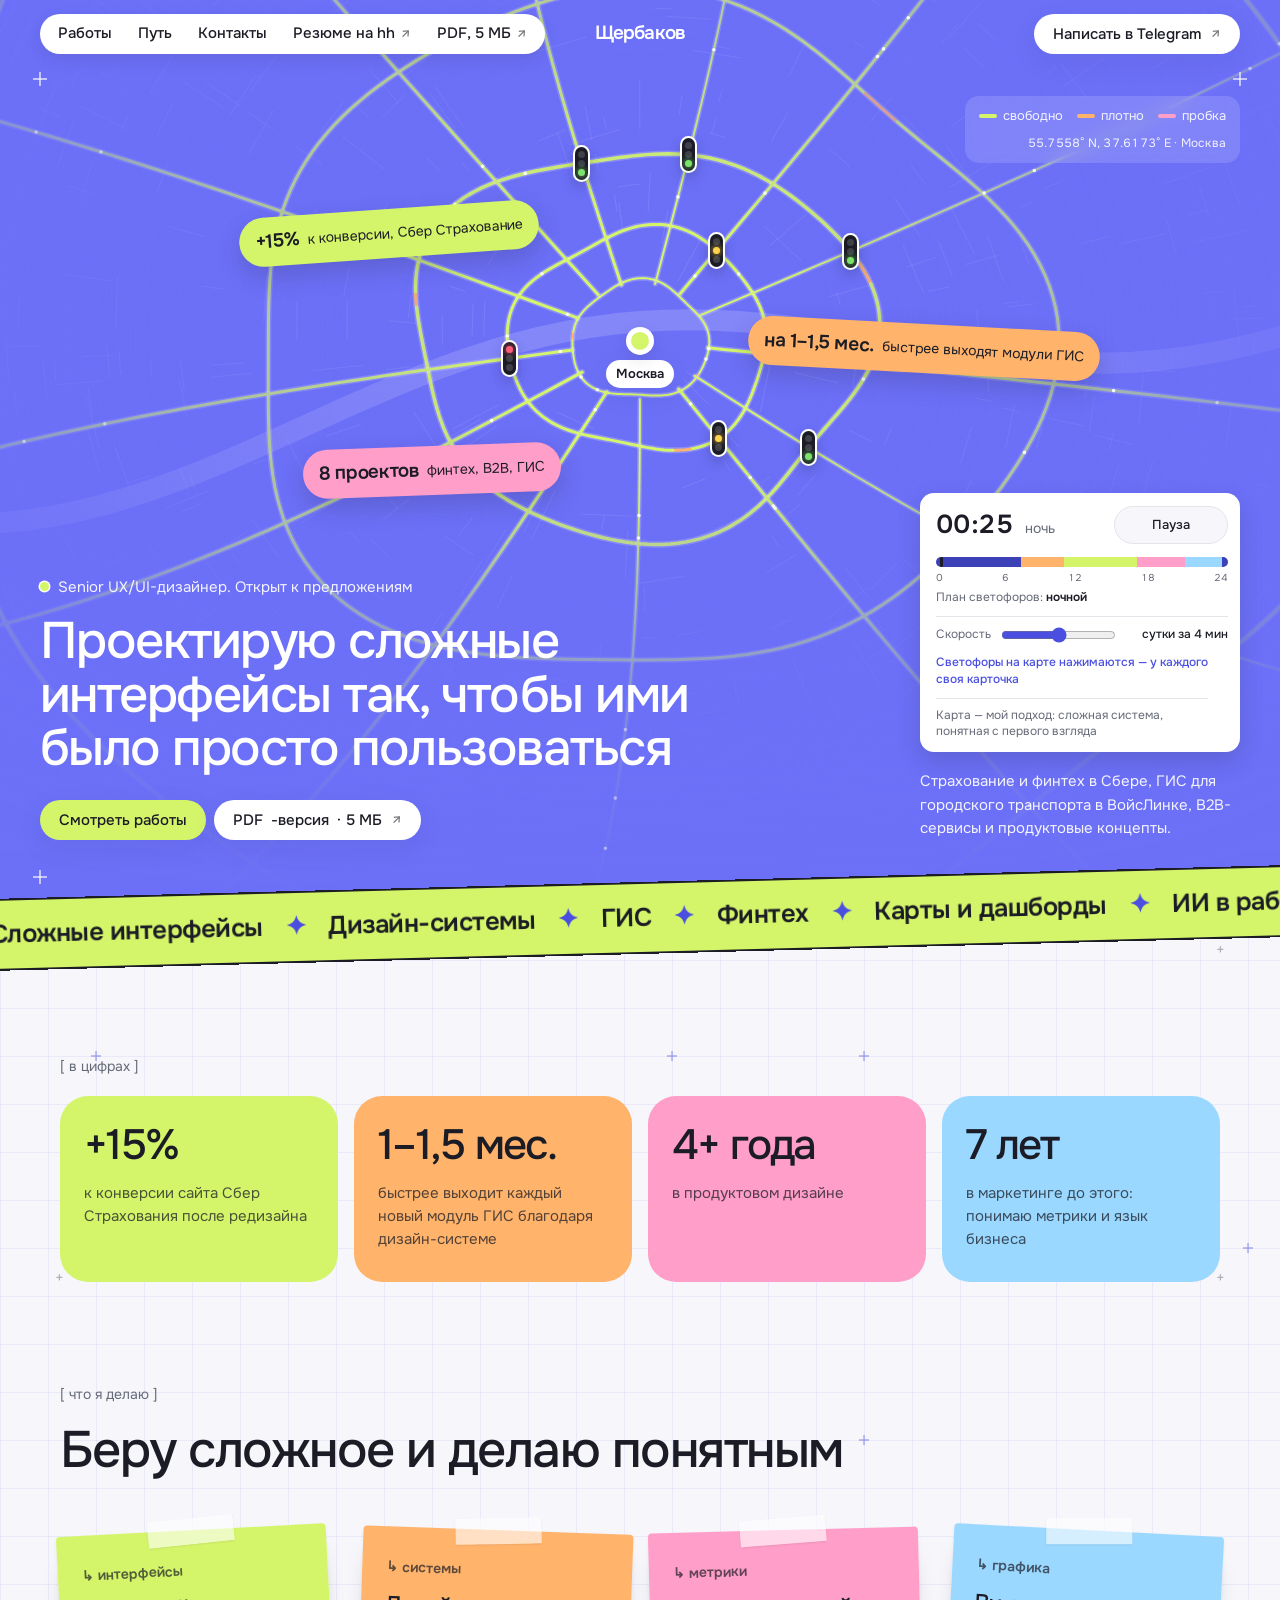
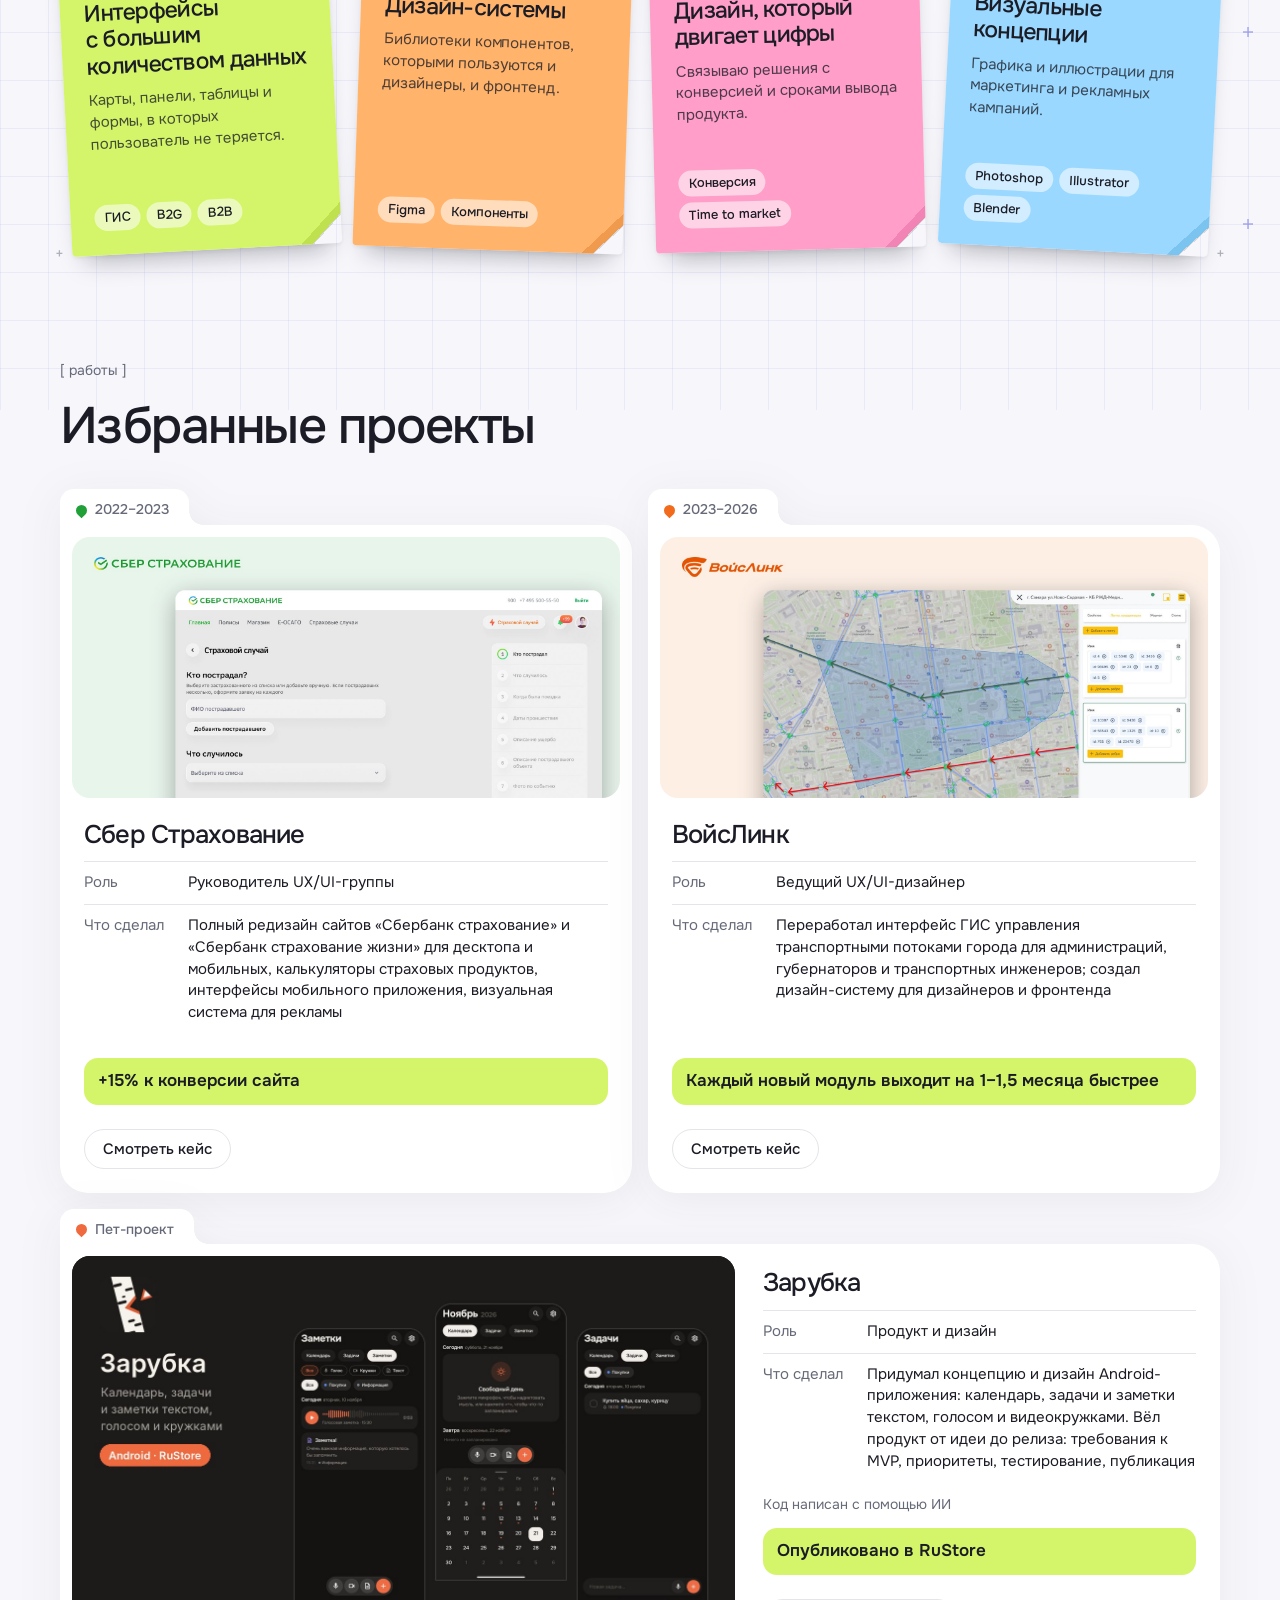
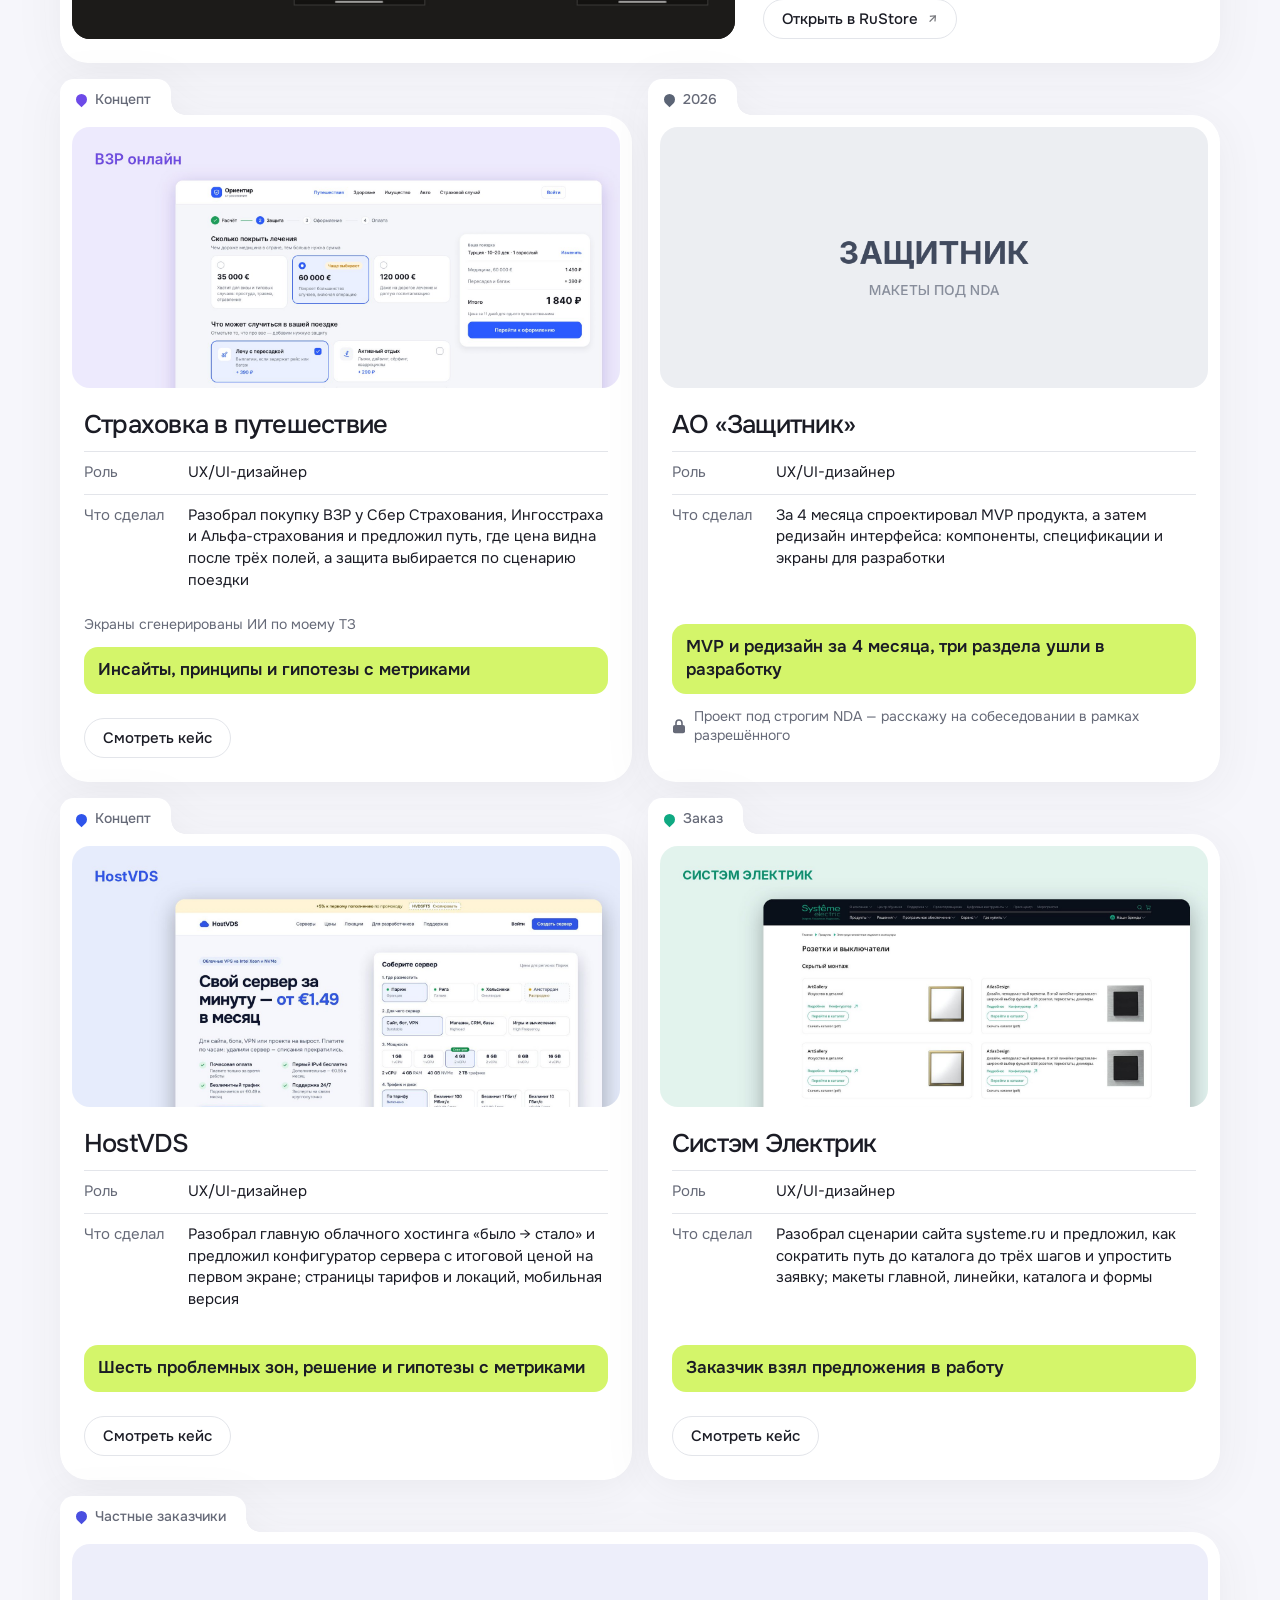
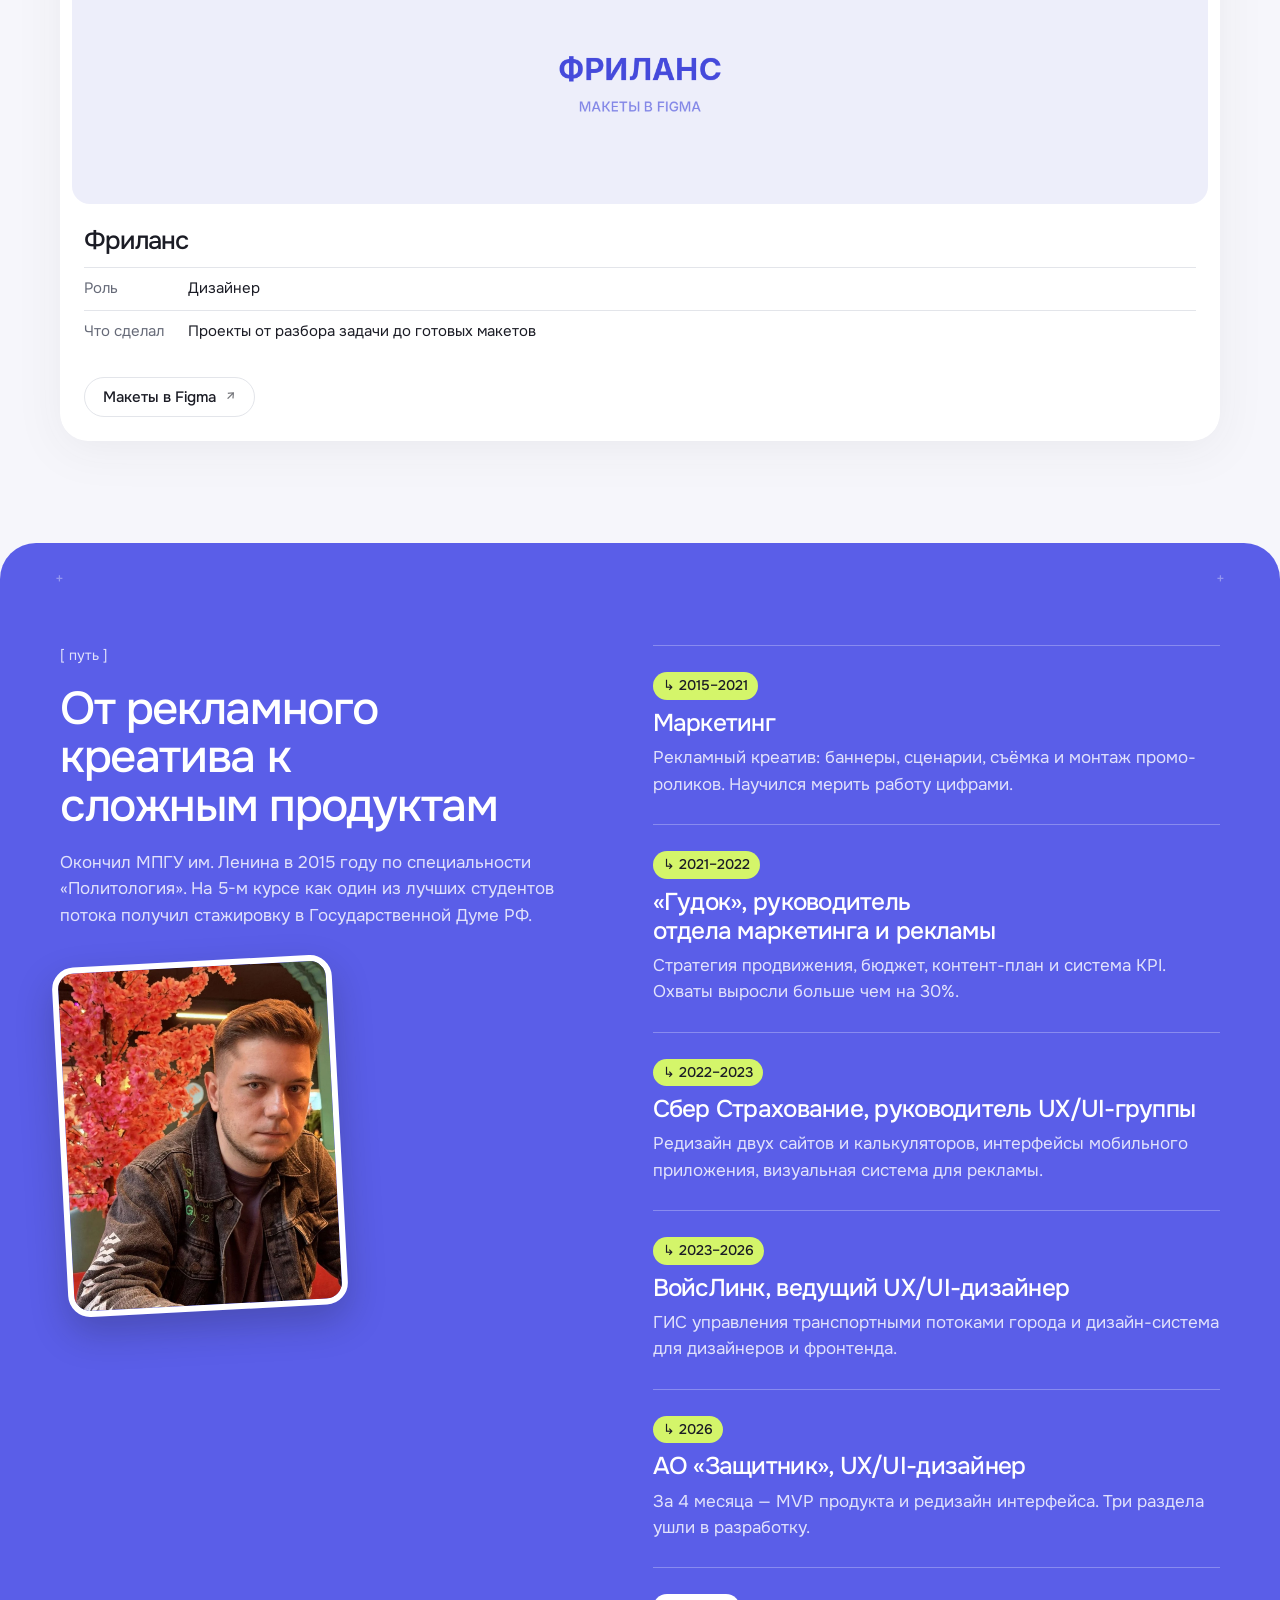
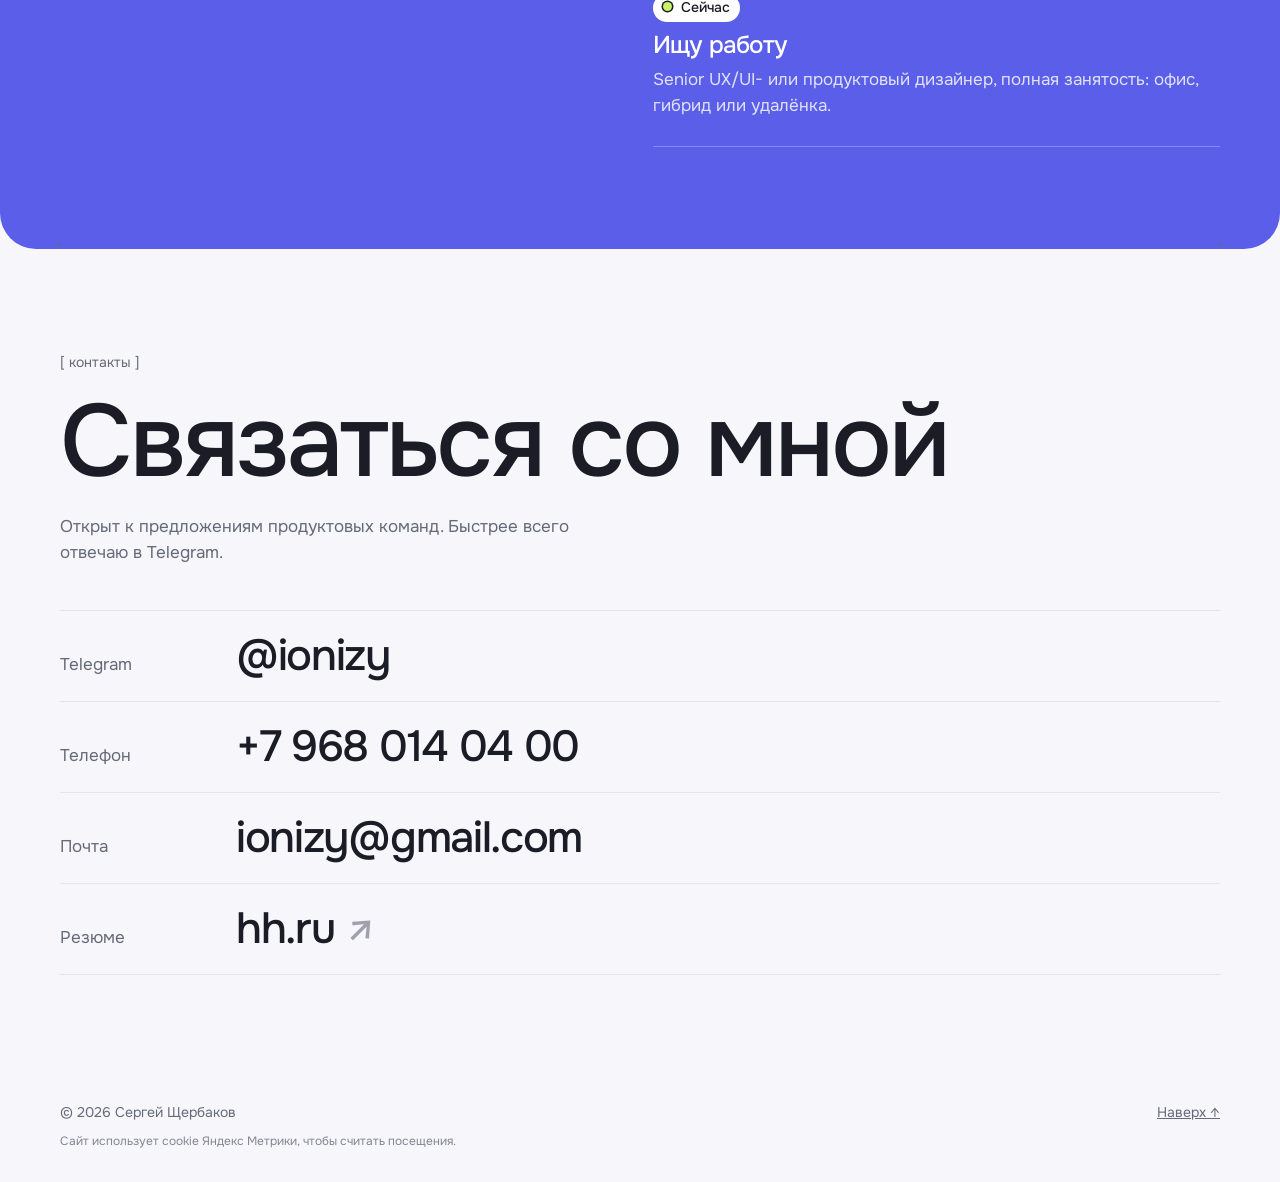
<file: index.html>
<!DOCTYPE html>
<html lang="ru">
<head>
    <meta charset="UTF-8">
    <meta name="viewport" content="width=device-width, initial-scale=1.0, viewport-fit=cover">
    <title>Сергей Щербаков — продуктовый дизайнер</title>
    <meta name="description" content="Сергей Щербаков, Senior UX/UI-дизайнер. Сложные интерфейсы для финансового сектора и госсектора: ГИС, дизайн-системы, продуктовые метрики.">
    <meta property="og:type" content="website">
    <meta property="og:site_name" content="Сергей Щербаков">
    <meta property="og:locale" content="ru_RU">
    <meta property="og:url" content="https://sputnik101.github.io/portfolio/">
    <meta property="og:title" content="Сергей Щербаков — Senior UX/UI-дизайнер">
    <meta property="og:description" content="Проектирую сложные интерфейсы так, чтобы ими было просто пользоваться. ГИС, финтех, дизайн-системы.">
    <meta property="og:image" content="https://sputnik101.github.io/portfolio/img/og.jpg">
    <meta property="og:image:width" content="1200">
    <meta property="og:image:height" content="630">
    <meta name="twitter:card" content="summary_large_image">
    <link rel="icon" href="favicon.svg" type="image/svg+xml">
    <link rel="preconnect" href="https://fonts.googleapis.com">
    <link rel="preconnect" href="https://fonts.gstatic.com" crossorigin>
    <link href="https://fonts.googleapis.com/css2?family=Onest:wght@400;500;600&display=swap" rel="stylesheet">
    <link rel="stylesheet" href="style.css?v=41">
    <!-- Yandex.Metrika counter -->
    <script type="text/javascript">
        (function(m,e,t,r,i,k,a){
            m[i]=m[i]||function(){(m[i].a=m[i].a||[]).push(arguments)};
            m[i].l=1*new Date();
            for (var j = 0; j < document.scripts.length; j++) {if (document.scripts[j].src === r) { return; }}
            k=e.createElement(t),a=e.getElementsByTagName(t)[0],k.async=1,k.src=r,a.parentNode.insertBefore(k,a)
        })(window, document,'script','https://mc.yandex.ru/metrika/tag.js?id=114486975', 'ym');

        ym(114486975, 'init', {ssr:true, webvisor:true, clickmap:true, ecommerce:"dataLayer", referrer: document.referrer, url: location.href, accurateTrackBounce:true, trackLinks:true});

        // цели: клики по контактам, PDF, резюме, RuStore и кейсам
        document.addEventListener('click', function (e) {
            var a = e.target.closest && e.target.closest('a');
            if (!a) return;
            var h = a.getAttribute('href') || '', g = null;
            if (h.indexOf('t.me/') > -1) g = 'telegram';
            else if (/\.pdf$/.test(h)) g = 'pdf';
            else if (h.indexOf('hh.ru') > -1) g = 'hh';
            else if (h.indexOf('mailto:') === 0) g = 'email';
            else if (h.indexOf('tel:') === 0) g = 'phone';
            else if (h.indexOf('rustore.ru') > -1) g = 'rustore';
            else if (h.indexOf('figma.com') > -1) g = 'figma';
            else if (/case-[a-z]+\.html/.test(h)) g = 'case';
            if (g && window.ym) ym(114486975, 'reachGoal', g);
        }, true);
    </script>
    <noscript><div><img src="https://mc.yandex.ru/watch/114486975" style="position:absolute; left:-9999px;" alt="" /></div></noscript>
    <!-- /Yandex.Metrika counter -->
</head>
<body>

    <!-- Верхняя панель: меню, имя, связь -->
    <header class="topbar">
        <div class="menu">
            <button class="pill menu-toggle" type="button" aria-expanded="false" aria-controls="menu-panel">
                <span class="menu-icon" aria-hidden="true"></span>
                Меню
            </button>
            <nav class="menu-panel" id="menu-panel" aria-label="Разделы" hidden>
                <a href="#numbers">В цифрах</a>
                <a href="#skills">Что я делаю</a>
                <a href="#work">Работы</a>
                <a href="#route">Путь</a>
                <a href="#contacts">Контакты</a>
                <a href="https://hh.ru/resume/530fcd66ff10852aff0039ed1f52454b42476e" target="_blank" rel="noopener noreferrer">Резюме на hh <span class="ext" aria-hidden="true">↗</span></a>
                <a href="portfolio.pdf" target="_blank" rel="noopener noreferrer">PDF, 5 МБ <span class="ext" aria-hidden="true">↗</span></a>
            </nav>
        </div>
        <a href="#top" class="wordmark">Щербаков</a>
        <a href="https://t.me/ionizy" class="pill" target="_blank" rel="noopener noreferrer">Написать в Telegram <span class="ext" aria-hidden="true">↗</span></a>
    </header>

    <main id="top">

        <!-- Первый экран: в центре светлая живая схема Москвы -->
        <section class="hero" aria-label="Сергей Щербаков, продуктовый дизайнер">
            <canvas class="map" aria-hidden="true"></canvas>

            <span class="cross cross-tl" aria-hidden="true"></span>
            <span class="cross cross-tr" aria-hidden="true"></span>
            <span class="cross cross-bl" aria-hidden="true"></span>
            <span class="cross cross-br" aria-hidden="true"></span>

            <!-- метка в центре города -->
            <div class="here" aria-hidden="true">
                <span class="here-pin"></span>
                <span class="here-label">Москва</span>
            </div>

            <!-- выноски с цифрами, как подписи объектов на карте -->
            <ul class="callouts" aria-label="Коротко о результатах">
                <li class="callout callout-a"><span class="pin pin-free" aria-hidden="true"></span><b>+15%</b> к конверсии, Сбер Страхование</li>
                <li class="callout callout-b"><span class="pin pin-slow" aria-hidden="true"></span><b>на 1–1,5 мес.</b> быстрее выходят модули ГИС</li>
                <li class="callout callout-c"><span class="pin pin-route" aria-hidden="true"></span><b>8 проектов</b> финтех, B2B, ГИС</li>
            </ul>

            <!-- легенда загруженности и координаты -->
            <div class="map-meta" aria-hidden="true">
                <div class="legend">
                    <span><i class="lg lg-free"></i>свободно</span>
                    <span><i class="lg lg-slow"></i>плотно</span>
                    <span><i class="lg lg-jam"></i>пробка</span>
                </div>
                <p class="coords">55.7558° N, 37.6173° E · Москва</p>
            </div>


            <div class="hero-bottom">
                <div class="hero-text">
                    <p class="hero-role"><span class="status-dot" aria-hidden="true"></span>Senior UX/UI-дизайнер. Открыт к предложениям</p>
                    <h1>Проектирую сложные интерфейсы так, чтобы ими было просто пользоваться</h1>
                    <div class="hero-actions">
                        <a href="#work" class="pill pill-dark">Смотреть работы</a>
                        <a href="portfolio.pdf" class="pill" target="_blank" rel="noopener noreferrer">PDF<span class="hide-sm">-версия</span> · 5 МБ <span class="ext" aria-hidden="true">↗</span></a>
                    </div>
                </div>
                <div class="hero-side">
                    <!-- часы ускоренных суток -->
                    <div class="sim">
                        <p class="sim-time"><span class="sim-clock">--:--</span> <span class="sim-phase">день</span></p>
                        <button class="sim-pause" type="button" aria-pressed="false">Пауза</button>
                        <div class="sim-plan">
                            <div class="sim-plan-bar" aria-hidden="true"><i class="sim-plan-now"></i></div>
                            <div class="sim-plan-ticks" aria-hidden="true"><span>0</span><span>6</span><span>12</span><span>18</span><span>24</span></div>
                            <p class="sim-plan-label">План светофоров: <b class="sim-plan-name">дневной</b></p>
                        </div>
                        <label class="sim-speed">
                            <span>Скорость</span>
                            <input class="sim-speed-input" type="range" min="0" max="4" step="1" value="2" aria-describedby="sim-note">
                            <span class="sim-note" id="sim-note">сутки за 4 мин</span>
                        </label>
                        <p class="sim-hint">Светофоры на карте нажимаются — у каждого своя карточка</p>
                        <p class="sim-motto">Карта — мой подход: сложная система, понятная с первого взгляда</p>
                    </div>
                    <p>Страхование и финтех в Сбере, ГИС для городского транспорта в ВойсЛинке, B2B-сервисы и продуктовые концепты.</p>
                </div>
            </div>
        </section>

        <!-- Бегущая строка -->
        <div class="ticker" aria-hidden="true">
            <div class="ticker-track">
                <span>Сложные интерфейсы</span><i>✦</i><span>Дизайн-системы</span><i>✦</i><span>ГИС</span><i>✦</i><span>Финтех</span><i>✦</i><span>Карты и дашборды</span><i>✦</i><span>ИИ в работе</span><i>✦</i><span>Figma</span><i>✦</i>
                <span>Сложные интерфейсы</span><i>✦</i><span>Дизайн-системы</span><i>✦</i><span>ГИС</span><i>✦</i><span>Финтех</span><i>✦</i><span>Карты и дашборды</span><i>✦</i><span>ИИ в работе</span><i>✦</i><span>Figma</span><i>✦</i>
            </div>
        </div>

        <!-- В цифрах -->
        <section class="section frame" id="numbers">
            <p class="label">[ в цифрах ]</p>
            <div class="numbers">
                <div class="number n-lime">
                    <p class="number-value">+15%</p>
                    <p class="number-label">к конверсии сайта Сбер Страхования после редизайна</p>
                </div>
                <div class="number n-orange">
                    <p class="number-value">1–1,5 мес.</p>
                    <p class="number-label">быстрее выходит каждый новый модуль ГИС благодаря дизайн-системе</p>
                </div>
                <div class="number n-pink">
                    <p class="number-value">4+ года</p>
                    <p class="number-label">в продуктовом дизайне</p>
                </div>
                <div class="number n-sky">
                    <p class="number-value">7 лет</p>
                    <p class="number-label">в маркетинге до этого: понимаю метрики и язык бизнеса</p>
                </div>
            </div>
        </section>

        <!-- Что я делаю: ряд карточек-папок, заходящих друг на друга -->
        <section class="section frame" id="skills">
            <p class="label">[ что я делаю ]</p>
            <h2>Беру сложное и делаю понятным</h2>

            <div class="deck stickers">
                <article class="sticker s-lime">
                    <p class="sticker-key">↳ интерфейсы</p>
                    <h3>Интерфейсы с большим количеством данных</h3>
                    <p>Карты, панели, таблицы и формы, в которых пользователь не теряется.</p>
                    <ul class="sticker-tags"><li>ГИС</li><li>B2G</li><li>B2B</li></ul>
                </article>
                <article class="sticker s-orange">
                    <p class="sticker-key">↳ системы</p>
                    <h3>Дизайн-системы</h3>
                    <p>Библиотеки компонентов, которыми пользуются и дизайнеры, и фронтенд.</p>
                    <ul class="sticker-tags"><li>Figma</li><li>Компоненты</li></ul>
                </article>
                <article class="sticker s-pink">
                    <p class="sticker-key">↳ метрики</p>
                    <h3>Дизайн, который двигает цифры</h3>
                    <p>Связываю решения с конверсией и сроками вывода продукта.</p>
                    <ul class="sticker-tags"><li>Конверсия</li><li>Time to market</li></ul>
                </article>
                <article class="sticker s-sky">
                    <p class="sticker-key">↳ графика</p>
                    <h3>Визуальные концепции</h3>
                    <p>Графика и иллюстрации для маркетинга и рекламных кампаний.</p>
                    <ul class="sticker-tags"><li>Photoshop</li><li>Illustrator</li><li>Blender</li></ul>
                </article>
            </div>
        </section>

        <!-- Работы: кейсы -->
        <section class="section frame" id="work">
            <p class="label">[ работы ]</p>
            <h2>Избранные проекты</h2>

            <div class="folders">
                <article class="folder folder-sber">
                    <p class="folder-tab"><span class="marker" aria-hidden="true"></span>2022–2023</p>
                    <div class="folder-body">
                        <a class="folder-cover" href="case-sber.html" aria-label="Открыть кейс Сбер Страхования">
                            <img class="cover-shot" src="img/portfolio/cover-sber.jpg" alt="" loading="lazy" width="1748" height="832">
                        </a>
                        <h3>Сбер Страхование</h3>
                        <dl class="props">
                            <div><dt>Роль</dt><dd>Руководитель UX/UI-группы</dd></div>
                            <div><dt>Что сделал</dt><dd>Полный редизайн сайтов «Сбербанк страхование» и «Сбербанк страхование жизни» для десктопа и мобильных, калькуляторы страховых продуктов, интерфейсы мобильного приложения, визуальная система для рекламы</dd></div>
                        </dl>
                        <p class="folder-result">+15% к конверсии сайта</p>
                        <a class="pill pill-line folder-link" href="case-sber.html">Смотреть кейс</a>
                    </div>
                </article>

                <article class="folder folder-vl">
                    <p class="folder-tab"><span class="marker" aria-hidden="true"></span>2023–2026</p>
                    <div class="folder-body">
                        <a class="folder-cover" href="case-voicelink.html" aria-label="Открыть кейс ВойсЛинк">
                            <img class="cover-shot" src="img/portfolio/cover-voicelink.jpg" alt="" loading="lazy" width="1748" height="832">
                        </a>
                        <h3>ВойсЛинк</h3>
                        <dl class="props">
                            <div><dt>Роль</dt><dd>Ведущий UX/UI-дизайнер</dd></div>
                            <div><dt>Что сделал</dt><dd>Переработал интерфейс ГИС управления транспортными потоками города для администраций, губернаторов и транспортных инженеров; создал дизайн-систему для дизайнеров и фронтенда</dd></div>
                        </dl>
                        <p class="folder-result">Каждый новый модуль выходит на 1–1,5 месяца быстрее</p>
                        <a class="pill pill-line folder-link" href="case-voicelink.html">Смотреть кейс</a>
                    </div>
                </article>

                <article class="folder folder-zb">
                    <p class="folder-tab"><span class="marker" aria-hidden="true"></span>Пет-проект</p>
                    <div class="folder-body">
                        <a class="folder-cover" href="https://www.rustore.ru/catalog/app/ru.zarubka.app" target="_blank" rel="noopener noreferrer" aria-label="Открыть «Зарубку» в RuStore">
                            <img class="cover-shot" src="img/portfolio/cover-zarubka-wide.jpg" alt="" loading="lazy" width="1340" height="820">
                        </a>
                        <h3>Зарубка</h3>
                        <dl class="props">
                            <div><dt>Роль</dt><dd>Продукт и дизайн</dd></div>
                            <div><dt>Что сделал</dt><dd>Придумал концепцию и дизайн Android-приложения: календарь, задачи и заметки текстом, голосом и видеокружками. Вёл продукт от идеи до релиза: требования к MVP, приоритеты, тестирование, публикация</dd></div>
                        </dl>
                        <p class="folder-ai">Код написан с помощью ИИ</p>
                        <p class="folder-result">Опубликовано в RuStore</p>
                        <a class="pill pill-line folder-link" href="https://www.rustore.ru/catalog/app/ru.zarubka.app" target="_blank" rel="noopener noreferrer">Открыть в RuStore <span class="ext" aria-hidden="true">↗</span></a>
                    </div>
                </article>

                <article class="folder folder-vz">
                    <p class="folder-tab"><span class="marker" aria-hidden="true"></span>Концепт</p>
                    <div class="folder-body">
                        <a class="folder-cover" href="case-vzr.html" aria-label="Открыть кейс о покупке страховки в путешествие">
                            <img class="cover-shot" src="img/portfolio/cover-vzr.jpg" alt="" loading="lazy" width="1748" height="832">
                        </a>
                        <h3>Страховка в путешествие</h3>
                        <dl class="props">
                            <div><dt>Роль</dt><dd>UX/UI-дизайнер</dd></div>
                            <div><dt>Что сделал</dt><dd>Разобрал покупку ВЗР у Сбер Страхования, Ингосстраха и Альфа-страхования и предложил путь, где цена видна после трёх полей, а защита выбирается по сценарию поездки</dd></div>
                        </dl>
                        <p class="folder-ai">Экраны сгенерированы ИИ по моему ТЗ</p>
                        <p class="folder-result">Инсайты, принципы и гипотезы с метриками</p>
                        <a class="pill pill-line folder-link" href="case-vzr.html">Смотреть кейс</a>
                    </div>
                </article>

                <article class="folder folder-zs">
                    <p class="folder-tab"><span class="marker" aria-hidden="true"></span>2026</p>
                    <div class="folder-body">
                        <div class="folder-cover" aria-hidden="true">
                            <img src="img/portfolio/ZSlogo.png" alt="" loading="lazy" width="874" height="416">
                        </div>
                        <h3>АО «Защитник»</h3>
                        <dl class="props">
                            <div><dt>Роль</dt><dd>UX/UI-дизайнер</dd></div>
                            <div><dt>Что сделал</dt><dd>За 4 месяца спроектировал MVP продукта, а затем редизайн интерфейса: компоненты, спецификации и экраны для разработки</dd></div>
                        </dl>
                        <p class="folder-result">MVP и редизайн за 4 месяца, три раздела ушли в разработку</p>
                        <p class="folder-nda">Проект под строгим NDA — расскажу на собеседовании в рамках разрешённого</p>
                    </div>
                </article>

                <article class="folder folder-hv">
                    <p class="folder-tab"><span class="marker" aria-hidden="true"></span>Концепт</p>
                    <div class="folder-body">
                        <a class="folder-cover" href="case-hostvds.html" aria-label="Открыть кейс HostVDS">
                            <img class="cover-shot" src="img/portfolio/cover-hostvds.jpg" alt="" loading="lazy" width="1748" height="832">
                        </a>
                        <h3>HostVDS</h3>
                        <dl class="props">
                            <div><dt>Роль</dt><dd>UX/UI-дизайнер</dd></div>
                            <div><dt>Что сделал</dt><dd>Разобрал главную облачного хостинга «было → стало» и предложил конфигуратор сервера с итоговой ценой на первом экране; страницы тарифов и локаций, мобильная версия</dd></div>
                        </dl>
                        <p class="folder-result">Шесть проблемных зон, решение и гипотезы с метриками</p>
                        <a class="pill pill-line folder-link" href="case-hostvds.html">Смотреть кейс</a>
                    </div>
                </article>

                <article class="folder folder-se">
                    <p class="folder-tab"><span class="marker" aria-hidden="true"></span>Заказ</p>
                    <div class="folder-body">
                        <a class="folder-cover" href="case-systeme.html" aria-label="Открыть кейс Систэм Электрик">
                            <img class="cover-shot" src="img/portfolio/cover-systeme.jpg" alt="" loading="lazy" width="1748" height="832">
                        </a>
                        <h3>Систэм Электрик</h3>
                        <dl class="props">
                            <div><dt>Роль</dt><dd>UX/UI-дизайнер</dd></div>
                            <div><dt>Что сделал</dt><dd>Разобрал сценарии сайта systeme.ru и предложил, как сократить путь до каталога до трёх шагов и упростить заявку; макеты главной, линейки, каталога и формы</dd></div>
                        </dl>
                        <p class="folder-result">Заказчик взял предложения в работу</p>
                        <a class="pill pill-line folder-link" href="case-systeme.html">Смотреть кейс</a>
                    </div>
                </article>

                <article class="folder folder-free">
                    <p class="folder-tab"><span class="marker" aria-hidden="true"></span>Частные заказчики</p>
                    <div class="folder-body">
                        <a class="folder-cover" href="https://www.figma.com/design/rB2tL3rSCTp4kgsamEe9Dk/Freelance?node-id=1-3142&t=pcoCMW6LA8TJE9wA-1" target="_blank" rel="noopener noreferrer" aria-label="Открыть фриланс-макеты в Figma">
                            <img src="img/portfolio/FLL2.png" alt="" loading="lazy" width="874" height="416">
                        </a>
                        <h3>Фриланс</h3>
                        <dl class="props">
                            <div><dt>Роль</dt><dd>Дизайнер</dd></div>
                            <div><dt>Что сделал</dt><dd>Проекты от разбора задачи до готовых макетов</dd></div>
                        </dl>
                        <a class="pill pill-line folder-link" href="https://www.figma.com/design/rB2tL3rSCTp4kgsamEe9Dk/Freelance?node-id=1-3142&t=pcoCMW6LA8TJE9wA-1" target="_blank" rel="noopener noreferrer">Макеты в Figma <span class="ext" aria-hidden="true">↗</span></a>
                    </div>
                </article>
            </div>
        </section>

        <!-- Путь: тёмный блок с шагами, как «наш подход» у Броско -->
        <section class="dark" id="route">
            <div class="dark-inner frame">
                <div class="dark-head">
                    <p class="label">[ путь ]</p>
                    <h2>От рекламного креатива к сложным продуктам</h2>
                    <p class="dark-lead">Окончил МПГУ им. Ленина в 2015 году по специальности «Политология». На 5-м курсе как один из лучших студентов потока получил стажировку в Государственной Думе РФ.</p>
                    <img class="dark-photo" src="img/iam.jpg" alt="Сергей Щербаков" width="960" height="1280" loading="lazy">
                </div>

                <ol class="steps">
                    <li class="step">
                        <p class="step-year">↳ 2015–2021</p>
                        <h3>Маркетинг</h3>
                        <p>Рекламный креатив: баннеры, сценарии, съёмка и монтаж промо-роликов. Научился мерить работу цифрами.</p>
                    </li>
                    <li class="step">
                        <p class="step-year">↳ 2021–2022</p>
                        <h3>«Гудок», руководитель отдела маркетинга и рекламы</h3>
                        <p>Стратегия продвижения, бюджет, контент-план и система KPI. Охваты выросли больше чем на 30%.</p>
                    </li>
                    <li class="step">
                        <p class="step-year">↳ 2022–2023</p>
                        <h3>Сбер Страхование, руководитель UX/UI-группы</h3>
                        <p>Редизайн двух сайтов и калькуляторов, интерфейсы мобильного приложения, визуальная система для рекламы.</p>
                    </li>
                    <li class="step">
                        <p class="step-year">↳ 2023–2026</p>
                        <h3>ВойсЛинк, ведущий UX/UI-дизайнер</h3>
                        <p>ГИС управления транспортными потоками города и дизайн-система для дизайнеров и фронтенда.</p>
                    </li>
                    <li class="step">
                        <p class="step-year">↳ 2026</p>
                        <h3>АО «Защитник», UX/UI-дизайнер</h3>
                        <p>За 4 месяца — MVP продукта и редизайн интерфейса. Три раздела ушли в разработку.</p>
                    </li>
                    <li class="step step-now">
                        <p class="step-year"><span class="status-dot" aria-hidden="true"></span>Сейчас</p>
                        <h3>Ищу работу</h3>
                        <p>Senior UX/UI- или продуктовый дизайнер, полная занятость: офис, гибрид или удалёнка.</p>
                    </li>
                </ol>
            </div>
        </section>

        <!-- Контакты -->
        <section class="section frame contacts" id="contacts">
            <p class="label">[ контакты ]</p>
            <h2 class="contacts-title">Связаться со мной</h2>
            <p class="contacts-note">Открыт к предложениям продуктовых команд. Быстрее всего отвечаю в Telegram.</p>
            <ul class="contacts-list">
                <li>
                    <span>Telegram</span>
                    <a href="https://t.me/ionizy" target="_blank" rel="noopener noreferrer">@ionizy</a>
                </li>
                <li>
                    <span>Телефон</span>
                    <a href="tel:+79680140400">+7 968 014 04 00</a>
                </li>
                <li>
                    <span>Почта</span>
                    <a href="mailto:ionizy@gmail.com">ionizy@gmail.com</a>
                </li>
                <li>
                    <span>Резюме</span>
                    <a href="https://hh.ru/resume/530fcd66ff10852aff0039ed1f52454b42476e" target="_blank" rel="noopener noreferrer">hh.ru <span class="ext" aria-hidden="true">↗</span></a>
                </li>
            </ul>
        </section>
    </main>

    <footer class="footer">
        <p>© 2026 Сергей Щербаков</p>
        <p><a href="#top">Наверх ↑</a></p>
        <p class="cookie-note">Сайт использует cookie Яндекс Метрики, чтобы считать посещения.</p>
    </footer>

    <script src="script.js?v=17"></script>
</body>
</html>
</file>
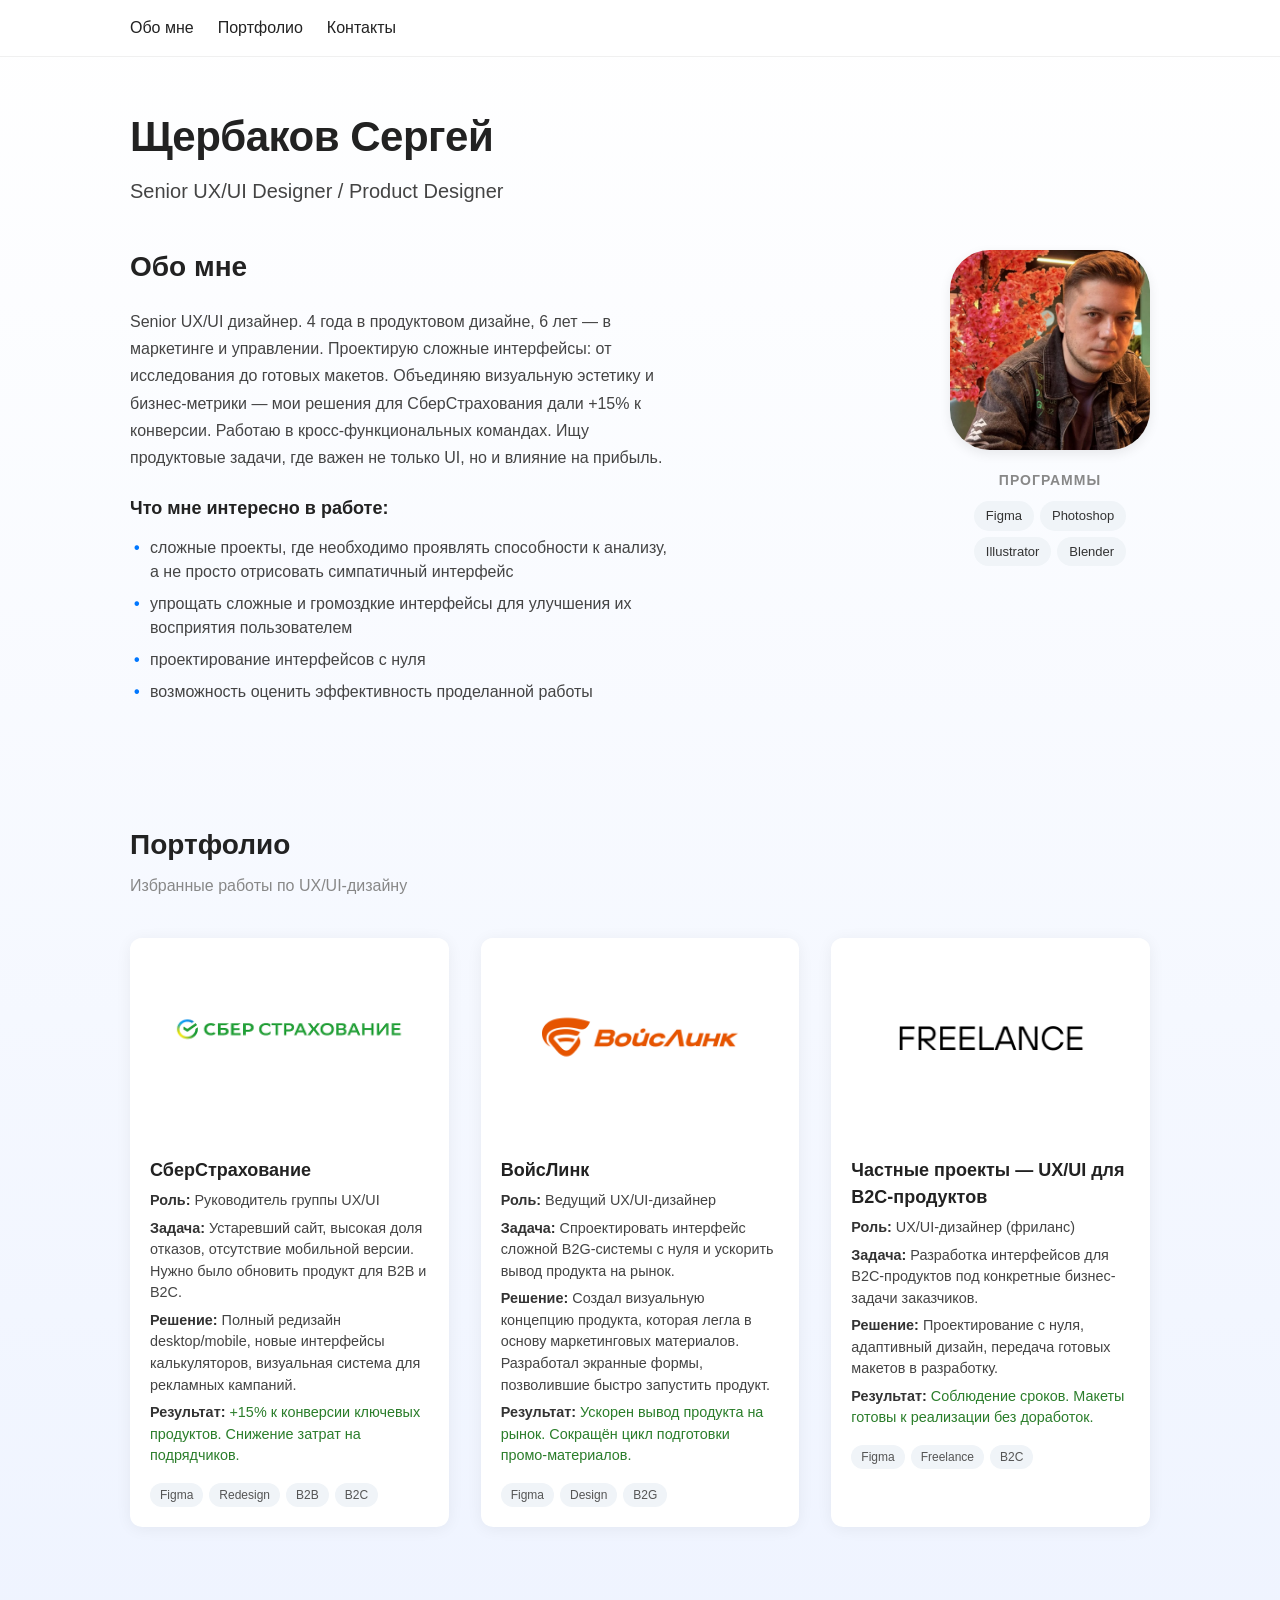
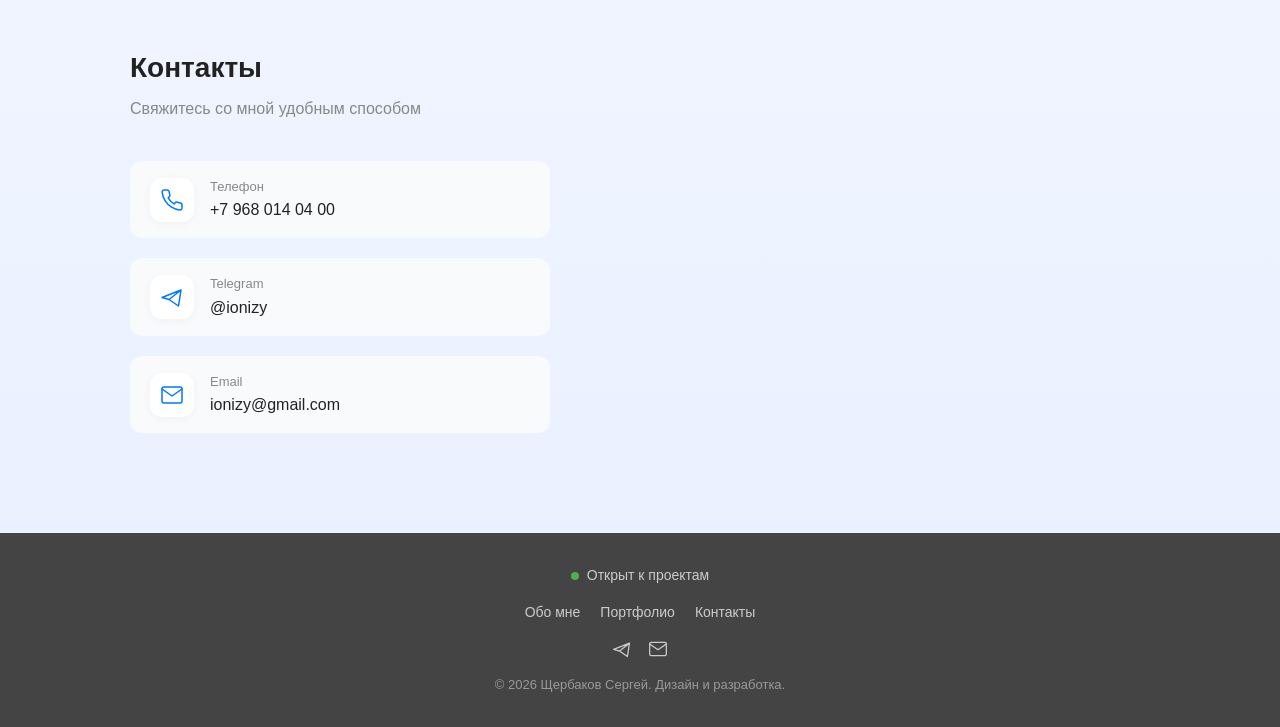
<file: old/index.html>
<!DOCTYPE html>
<html lang="ru">
<head>
    <meta charset="UTF-8">
    <meta name="viewport" content="width=device-width, initial-scale=1.0">
    <title>Щербаков Сергей — Senior UX/UI дизайнер (Product Designer)</title>
    <link rel="stylesheet" href="style.css">
    <link rel="icon" type="image/svg+xml" href="favicon.svg">
</head>
<body>
    <!-- Sticky-меню -->
    <nav class="main-nav" id="main-nav">
        <div class="main-nav-inner">
            <ul>
                <li><a href="#about" class="active">Обо мне</a></li>
                <li><a href="#portfolio">Портфолио</a></li>
                <li><a href="#contacts">Контакты</a></li>
            </ul>
        </div>
    </nav>

    <!-- Hero: имя и специализация -->
    <section class="hero">
        <h1>Щербаков Сергей</h1>
        <p class="hero-title">Senior UX/UI Designer / Product Designer</p>
        
    </section>

    <header>
        <div class="header-left">
            <section class="about" id="about">
                <h2>Обо мне</h2>

                <p>Senior UX/UI дизайнер. 4 года в продуктовом дизайне, 6 лет — в маркетинге и управлении. Проектирую сложные интерфейсы: от исследования до готовых макетов. Объединяю визуальную эстетику и бизнес-метрики — мои решения для СберСтрахования дали +15% к конверсии. Работаю в кросс-функциональных командах. Ищу продуктовые задачи, где важен не только UI, но и влияние на прибыль.</p>

                <h3>Что мне интересно в работе:</h3>
                <ul class="about-interests">
                    <li>сложные проекты, где необходимо проявлять способности к анализу, а не просто отрисовать симпатичный интерфейс</li>
                    <li>упрощать сложные и громоздкие интерфейсы для улучшения их восприятия пользователем</li>
                    <li>проектирование интерфейсов с нуля</li>
                    <li>возможность оценить эффективность проделанной работы</li>
                </ul>

            </section>
        </div>

        <div class="header-right">
            <img src="img/iam.jpg" alt="Портрет Сергея Щербакова" class="header-photo">
            <div class="skills">
                <h2>Программы</h2>
                <ul>
                    <li>Figma</li>
                    <li>Photoshop</li>
                    <li>Illustrator</li>
                    <li>Blender</li>
                </ul>
            </div>
        </div>
    </header>

    <main>
        <section class="portfolio" id="portfolio">
            <h2>Портфолио</h2>
            <p class="portfolio-subtitle">Избранные работы по UX/UI-дизайну</p>

            <div class="portfolio-grid">

                <article class="portfolio-card">
    <div class="portfolio-image">
        <img src="img/portfolio/logoSI.png" alt="СберСтрахование - Лендинги" loading="lazy">
        <div class="portfolio-overlay">
            <a href="https://www.figma.com/design/iVnCipO89ibohVVwhDVU9O/SberInsurance?node-id=4-58929&t=8I5qQPh7heg3QzkV-1" target="_blank" rel="noopener noreferrer">Смотреть макеты</a>
        </div>
    </div>
    <div class="portfolio-info">
        <h3>СберСтрахование</h3>
        
        <div class="portfolio-role">
            <span class="portfolio-label">Роль:</span> Руководитель группы UX/UI
        </div>
        
        <div class="portfolio-task">
            <span class="portfolio-label">Задача:</span> Устаревший сайт, высокая доля отказов, отсутствие мобильной версии. Нужно было обновить продукт для B2B и B2C.
        </div>
        
        <div class="portfolio-solution">
            <span class="portfolio-label">Решение:</span> Полный редизайн desktop/mobile, новые интерфейсы калькуляторов, визуальная система для рекламных кампаний.
        </div>
        
        <div class="portfolio-result">
            <span class="portfolio-label">Результат:</span> +15% к конверсии ключевых продуктов. Снижение затрат на подрядчиков.
        </div>
        
        <div class="portfolio-tags">
            <span>Figma</span>
            <span>Redesign</span>
            <span>B2B</span>
            <span>B2C</span>
        </div>
    </div>
</article>

                <article class="portfolio-card">
    <div class="portfolio-image">
        <img src="img/portfolio/VLlogo.png" alt="Разработка дизайна ИТС" loading="lazy">
        <div class="portfolio-overlay">
            <a href="https://www.figma.com/design/NIbmuJw8O9asFPpXjF39nE/%D0%92%D0%BE%D0%B9%D1%81-%D0%9B%D0%B8%D0%BD%D0%BA?node-id=69-334&t=eQVYKzlmxrWiBqaJ-1" target="_blank" rel="noopener noreferrer">Смотреть макеты</a>
        </div>
    </div>
    <div class="portfolio-info">
        <h3>ВойсЛинк</h3>
        
        <div class="portfolio-role">
            <span class="portfolio-label">Роль:</span> Ведущий UX/UI-дизайнер
        </div>
        
        <div class="portfolio-task">
            <span class="portfolio-label">Задача:</span> Спроектировать интерфейс сложной B2G-системы с нуля и ускорить вывод продукта на рынок.
        </div>
        
        <div class="portfolio-solution">
            <span class="portfolio-label">Решение:</span> Создал визуальную концепцию продукта, которая легла в основу маркетинговых материалов. Разработал экранные формы, позволившие быстро запустить продукт.
        </div>
        
        <div class="portfolio-result">
            <span class="portfolio-label">Результат:</span> Ускорен вывод продукта на рынок. Сокращён цикл подготовки промо-материалов.
        </div>
        
        <div class="portfolio-tags">
            <span>Figma</span>
            <span>Design</span>
            <span>B2G</span>
        </div>
    </div>
</article>

                <article class="portfolio-card">
    <div class="portfolio-image">
        <img src="img/portfolio/FLL.png" alt="Freelance" loading="lazy">
        <div class="portfolio-overlay">
            <a href="https://www.figma.com/design/rB2tL3rSCTp4kgsamEe9Dk/Freelance?node-id=1-3142&t=pcoCMW6LA8TJE9wA-1" target="_blank" rel="noopener noreferrer">Смотреть макеты</a>
        </div>
    </div>
    <div class="portfolio-info">
        <h3>Частные проекты — UX/UI для B2C-продуктов</h3>
        
        <div class="portfolio-role">
            <span class="portfolio-label">Роль:</span> UX/UI-дизайнер (фриланс)
        </div>
        
        <div class="portfolio-task">
            <span class="portfolio-label">Задача:</span> Разработка интерфейсов для B2C-продуктов под конкретные бизнес-задачи заказчиков.
        </div>
        
        <div class="portfolio-solution">
            <span class="portfolio-label">Решение:</span> Проектирование с нуля, адаптивный дизайн, передача готовых макетов в разработку.
        </div>
        
        <div class="portfolio-result">
            <span class="portfolio-label">Результат:</span> Соблюдение сроков. Макеты готовы к реализации без доработок.
        </div>
        
        <div class="portfolio-tags">
            <span>Figma</span>
            <span>Freelance</span>
            <span>B2C</span>
        </div>
    </div>
</article>

            </div>
        </section>

        <section class="contacts" id="contacts">
            <h2>Контакты</h2>
            <p class="contacts-subtitle">Свяжитесь со мной удобным способом</p>

            <ul class="contacts-list">
                <li class="contacts-item">
                    <span class="contacts-icon" aria-hidden="true">
                        <svg width="24" height="24" viewBox="0 0 24 24" fill="none" xmlns="http://www.w3.org/2000/svg">
                            <path d="M22 16.92V19.92C22.0011 20.1985 21.9441 20.4742 21.8325 20.7294C21.7209 20.9845 21.5573 21.2136 21.3521 21.4019C21.1469 21.5901 20.9046 21.7335 20.6407 21.8227C20.3769 21.9119 20.0974 21.9451 19.82 21.92C16.7428 21.5856 13.787 20.5341 11.19 18.85C8.77382 17.3147 6.72533 15.2662 5.19 12.85C3.49998 10.2412 2.44824 7.27099 2.12 4.18001C2.09501 3.90347 2.12788 3.62477 2.2165 3.36163C2.30513 3.0985 2.44757 2.85669 2.63477 2.65163C2.82196 2.44657 3.04982 2.28272 3.3038 2.17053C3.55778 2.05834 3.83234 2.00027 4.11 2.00001H7.11C7.59531 1.99523 8.06579 2.16709 8.43376 2.48354C8.80173 2.79999 9.04207 3.23946 9.11 3.72001C9.23662 4.68007 9.47145 5.62273 9.81 6.53001C9.94455 6.88793 9.97366 7.27692 9.8939 7.65089C9.81415 8.02485 9.62886 8.36812 9.36 8.64001L8.09 9.91001C9.51355 12.4136 11.5864 14.4865 14.09 15.91L15.36 14.64C15.6319 14.3711 15.9752 14.1859 16.3491 14.1061C16.7231 14.0263 17.1121 14.0555 17.47 14.19C18.3773 14.5286 19.3199 14.7634 20.28 14.89C20.7658 14.9585 21.2094 15.2032 21.5259 15.5772C21.8425 15.9512 22.0096 16.4286 22 16.92Z" stroke="currentColor" stroke-width="1.5" stroke-linecap="round" stroke-linejoin="round"/>
                        </svg>
                    </span>
                    <div class="contacts-info">
                        <span class="contacts-label">Телефон</span>
                        <a href="tel:+79680140400" class="contacts-link">+7 968 014 04 00</a>
                    </div>
                </li>

                <li class="contacts-item">
                    <span class="contacts-icon" aria-hidden="true">
                        <svg width="24" height="24" viewBox="0 0 24 24" fill="none" xmlns="http://www.w3.org/2000/svg">
                            <path d="M21 5L2 12.5L9 14.5M21 5L18.5 21L9 14.5M21 5L9 14.5" stroke="currentColor" stroke-width="1.5" stroke-linecap="round" stroke-linejoin="round"/>
                        </svg>
                    </span>
                    <div class="contacts-info">
                        <span class="contacts-label">Telegram</span>
                        <a href="https://t.me/ionizy" target="_blank" rel="noopener noreferrer" class="contacts-link">@ionizy</a>
                    </div>
                </li>

                <li class="contacts-item">
                    <span class="contacts-icon" aria-hidden="true">
                        <svg width="24" height="24" viewBox="0 0 24 24" fill="none" xmlns="http://www.w3.org/2000/svg">
                            <path d="M4 4H20C21.1 4 22 4.9 22 6V18C22 19.1 21.1 20 20 20H4C2.9 20 2 19.1 2 18V6C2 4.9 2.9 4 4 4Z" stroke="currentColor" stroke-width="1.5" stroke-linecap="round" stroke-linejoin="round"/>
                            <path d="M22 6L12 13L2 6" stroke="currentColor" stroke-width="1.5" stroke-linecap="round" stroke-linejoin="round"/>
                        </svg>
                    </span>
                    <div class="contacts-info">
                        <span class="contacts-label">Email</span>
                        <a href="mailto:ionizy@gmail.com" class="contacts-link">ionizy@gmail.com</a>
                    </div>
                </li>
            </ul>
        </section>
    </main>

            <footer class="site-footer">
        <div class="site-footer-inner">
            <div class="footer-status">
                <span class="footer-status-dot"></span>
                Открыт к проектам
            </div>

            <nav class="footer-nav">
                <a href="#about">Обо мне</a>
                <a href="#portfolio">Портфолио</a>
                <a href="#contacts">Контакты</a>
            </nav>

            <div class="footer-social">
                <a href="https://t.me/ionizy" target="_blank" rel="noopener noreferrer" class="footer-social-link" aria-label="Telegram">
                    <svg width="20" height="20" viewBox="0 0 24 24" fill="none" xmlns="http://www.w3.org/2000/svg">
                        <path d="M21 5L2 12.5L9 14.5M21 5L18.5 21L9 14.5M21 5L9 14.5" stroke="currentColor" stroke-width="1.5" stroke-linecap="round" stroke-linejoin="round"/>
                    </svg>
                </a>
                <a href="mailto:ionizy@gmail.com" class="footer-social-link" aria-label="Email">
                    <svg width="20" height="20" viewBox="0 0 24 24" fill="none" xmlns="http://www.w3.org/2000/svg">
                        <path d="M4 4H20C21.1 4 22 4.9 22 6V18C22 19.1 21.1 20 20 20H4C2.9 20 2 19.1 2 18V6C2 4.9 2.9 4 4 4Z" stroke="currentColor" stroke-width="1.5" stroke-linecap="round" stroke-linejoin="round"/>
                        <path d="M22 6L12 13L2 6" stroke="currentColor" stroke-width="1.5" stroke-linecap="round" stroke-linejoin="round"/>
                    </svg>
                </a>
            </div>

            <p class="footer-copy">© 2026 Щербаков Сергей. Дизайн и разработка.</p>
        </div>
    </footer>

    <script src="script.js"></script>
</body>
</html>
</file>
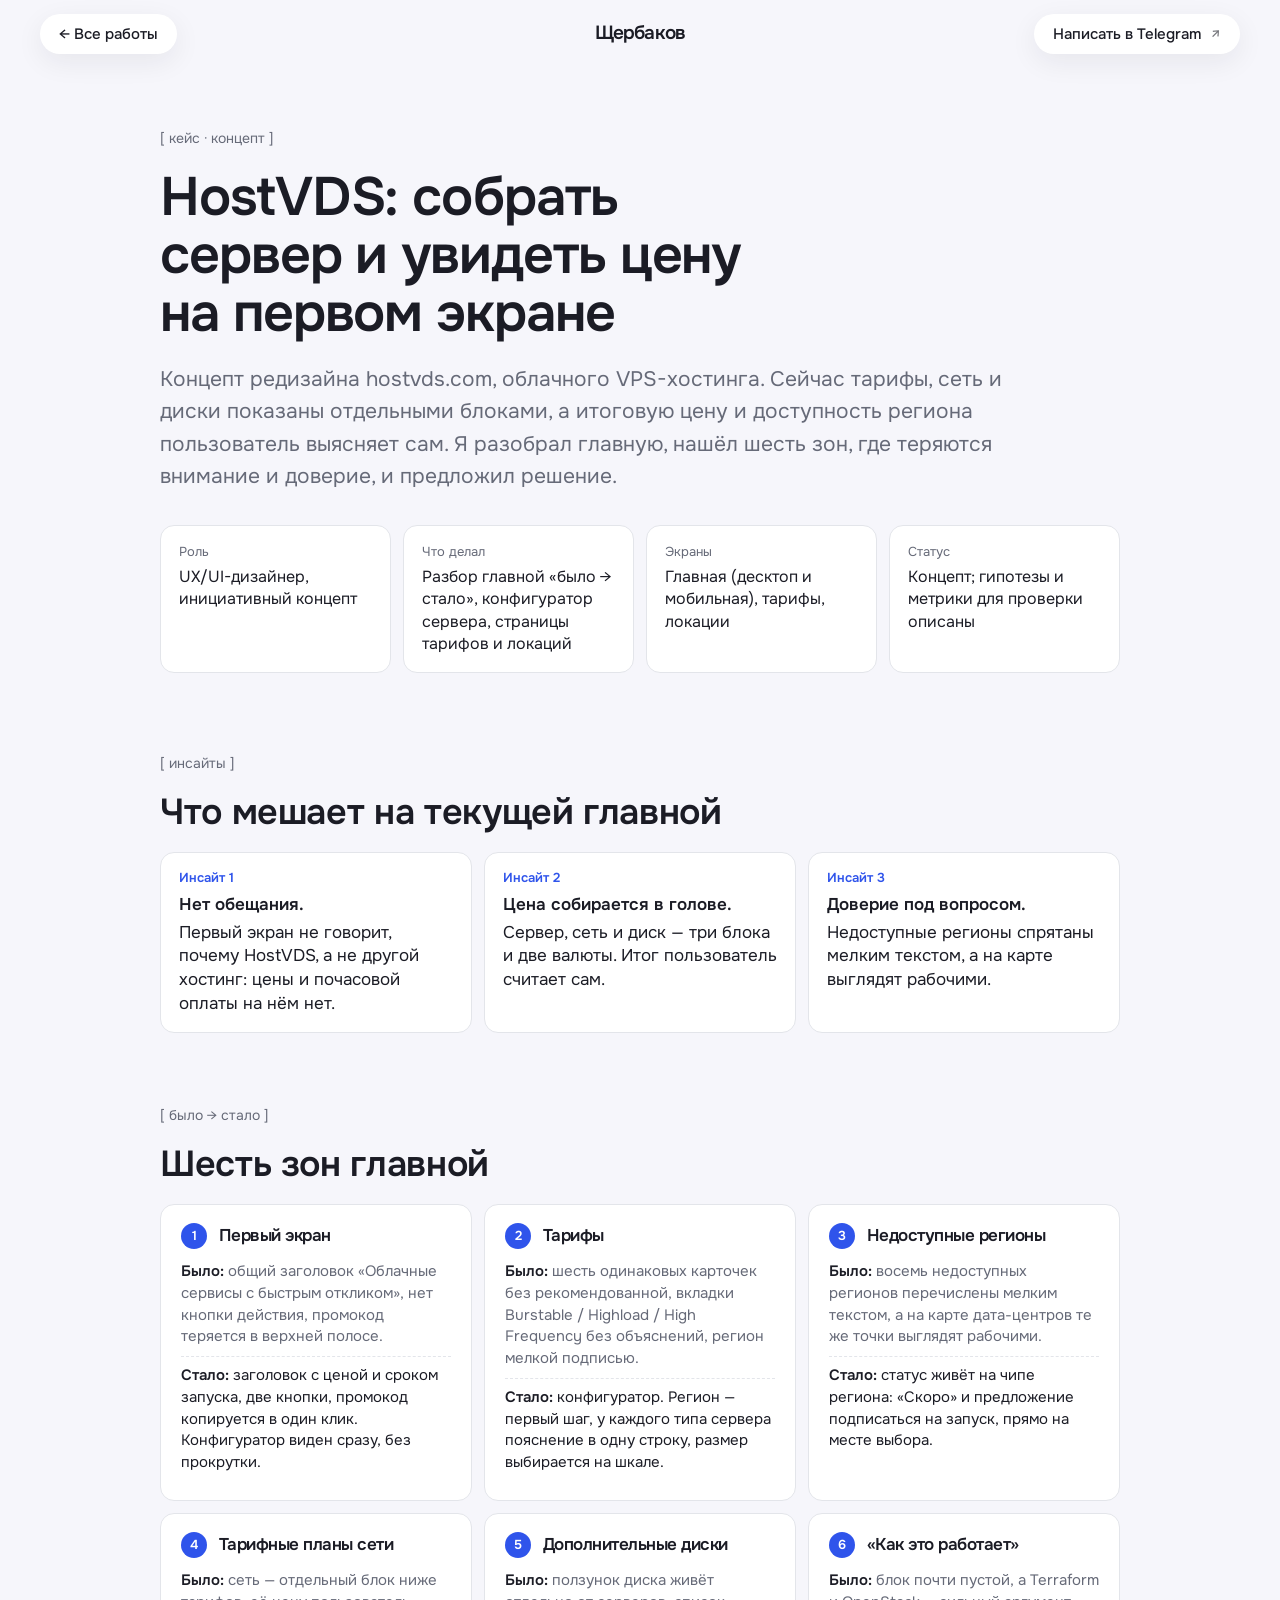
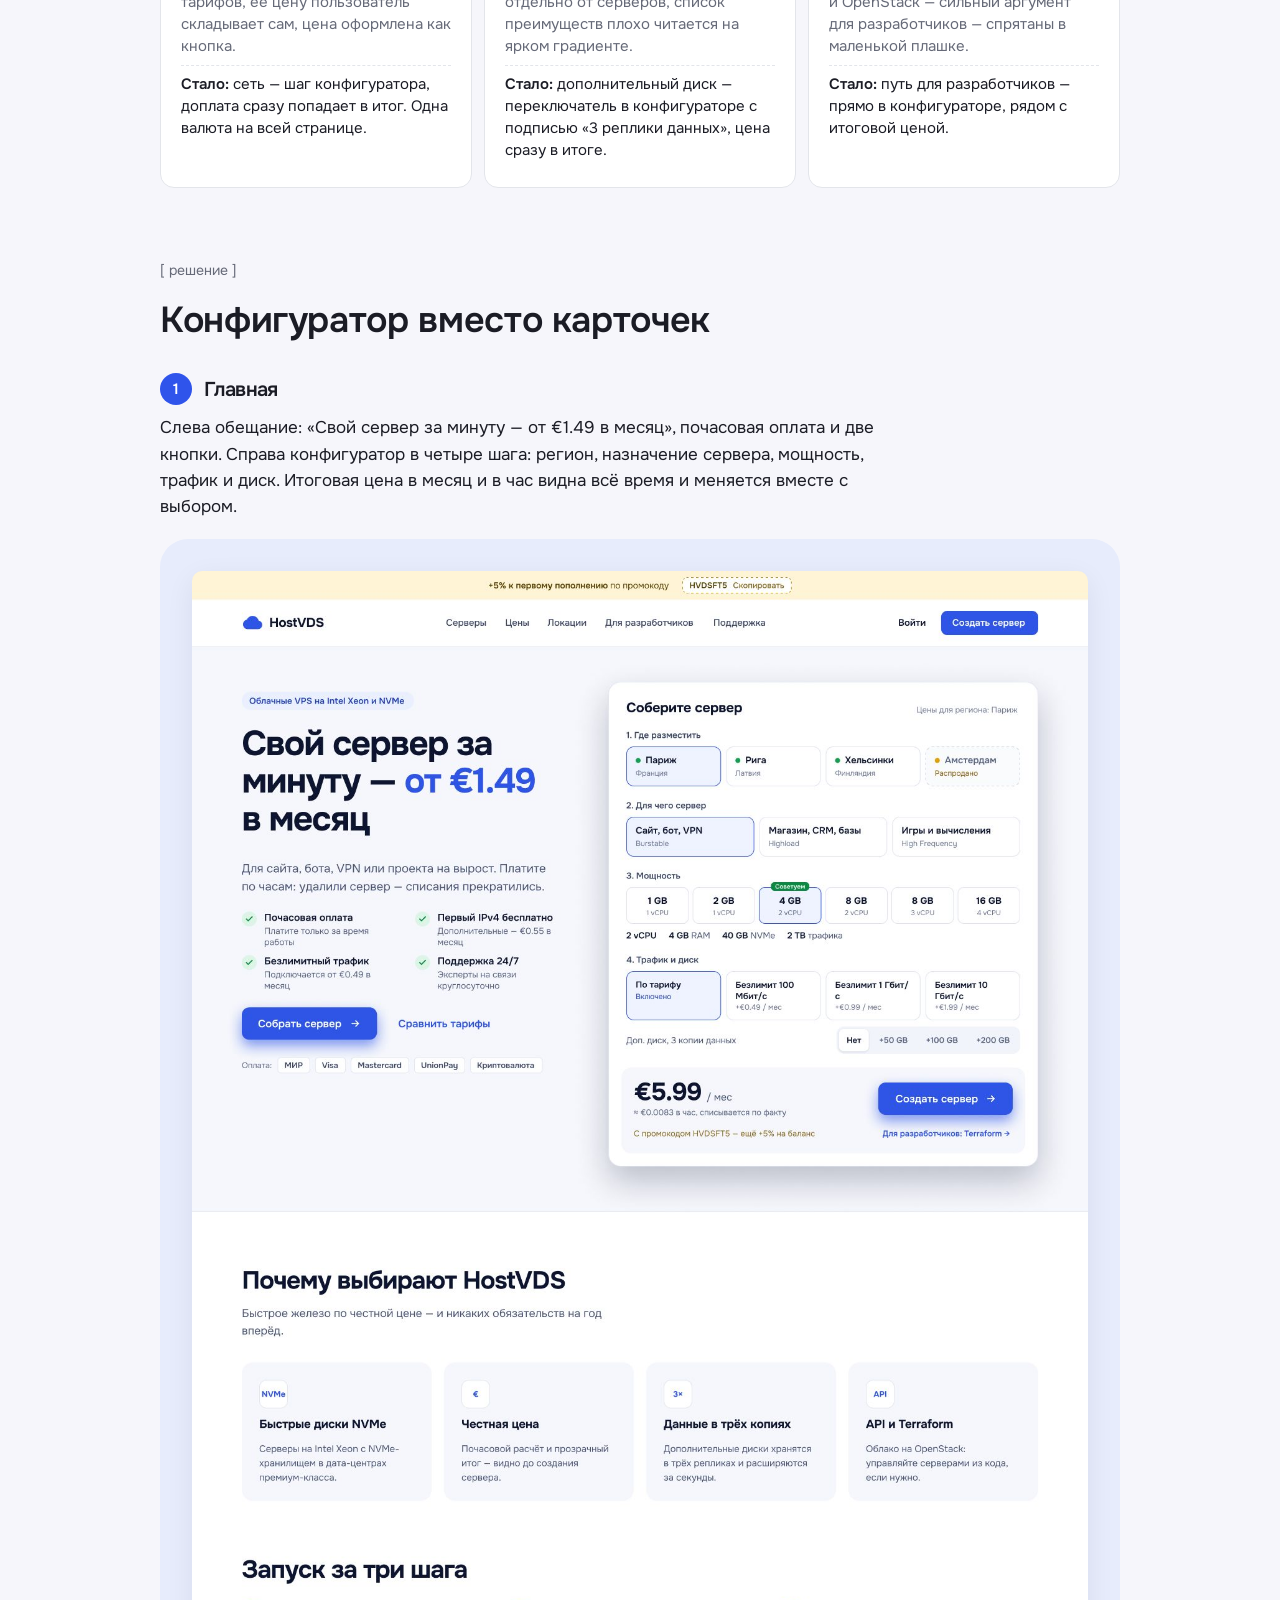
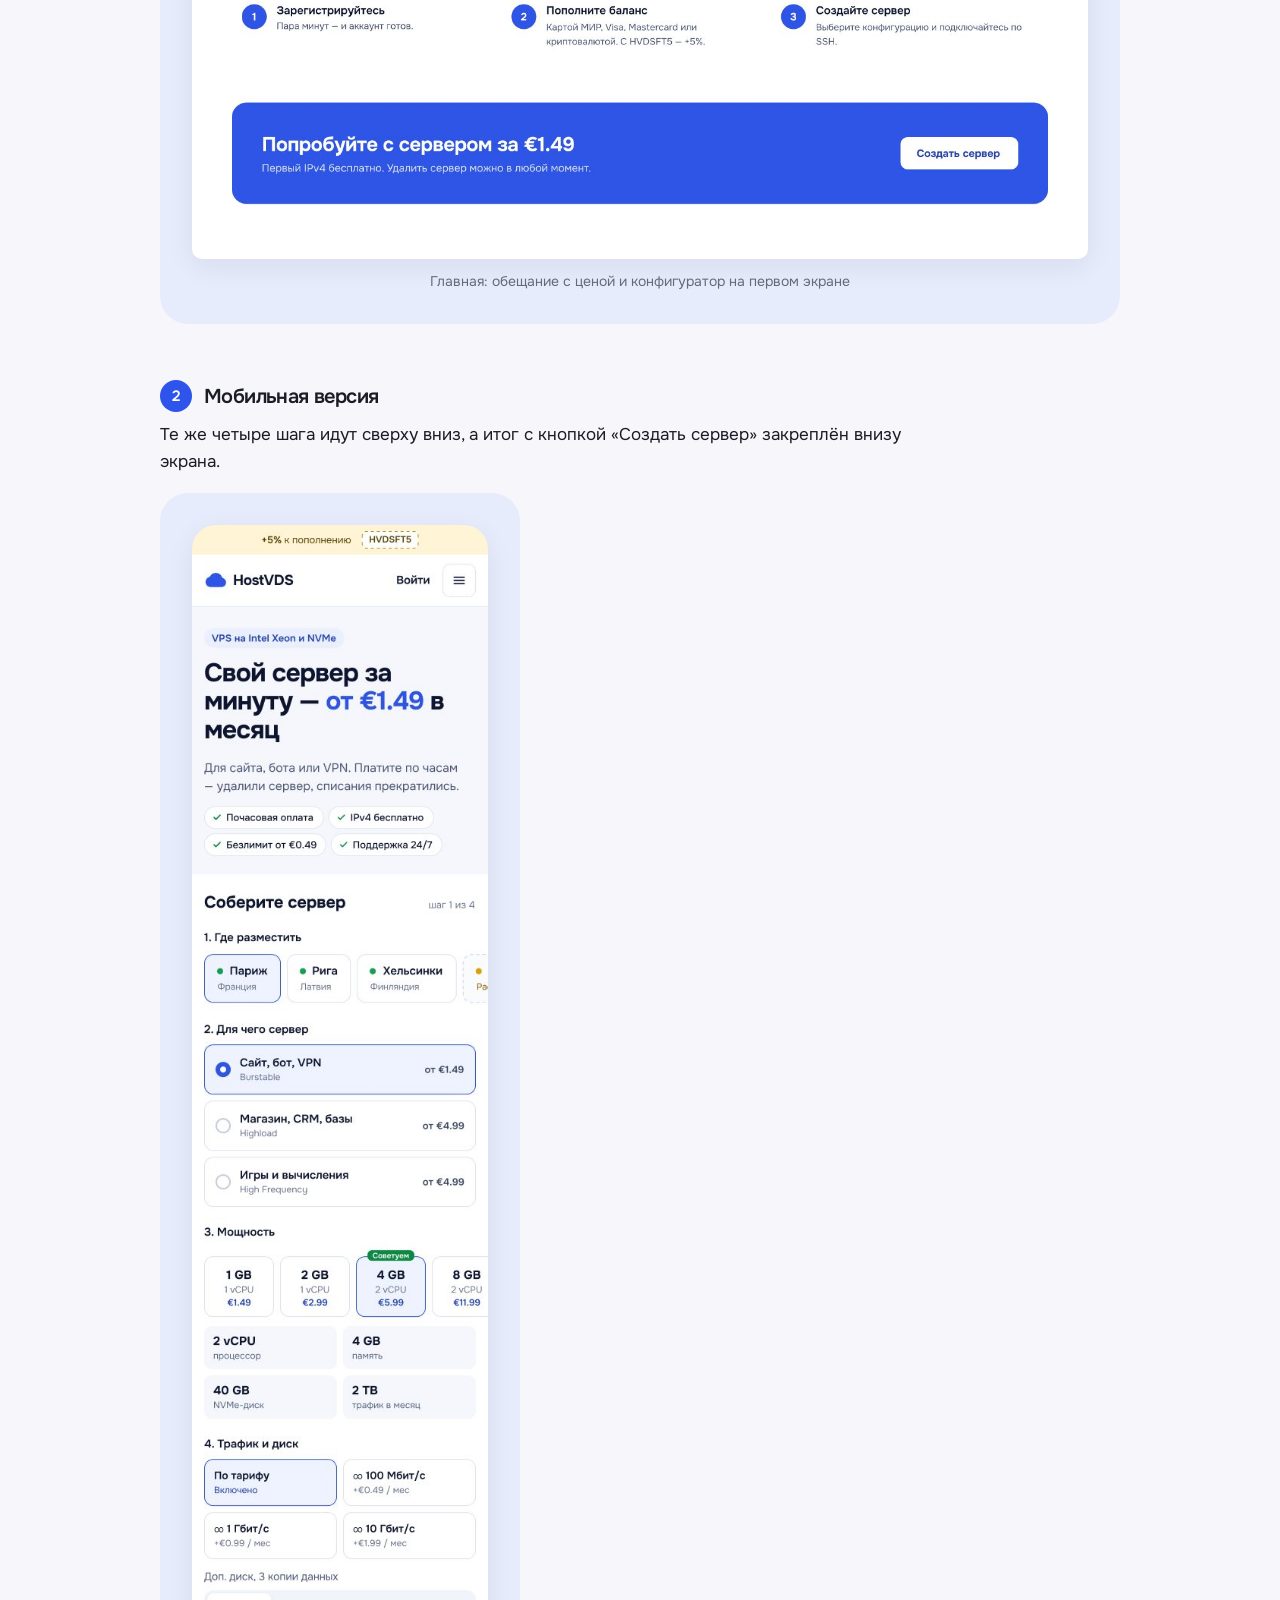
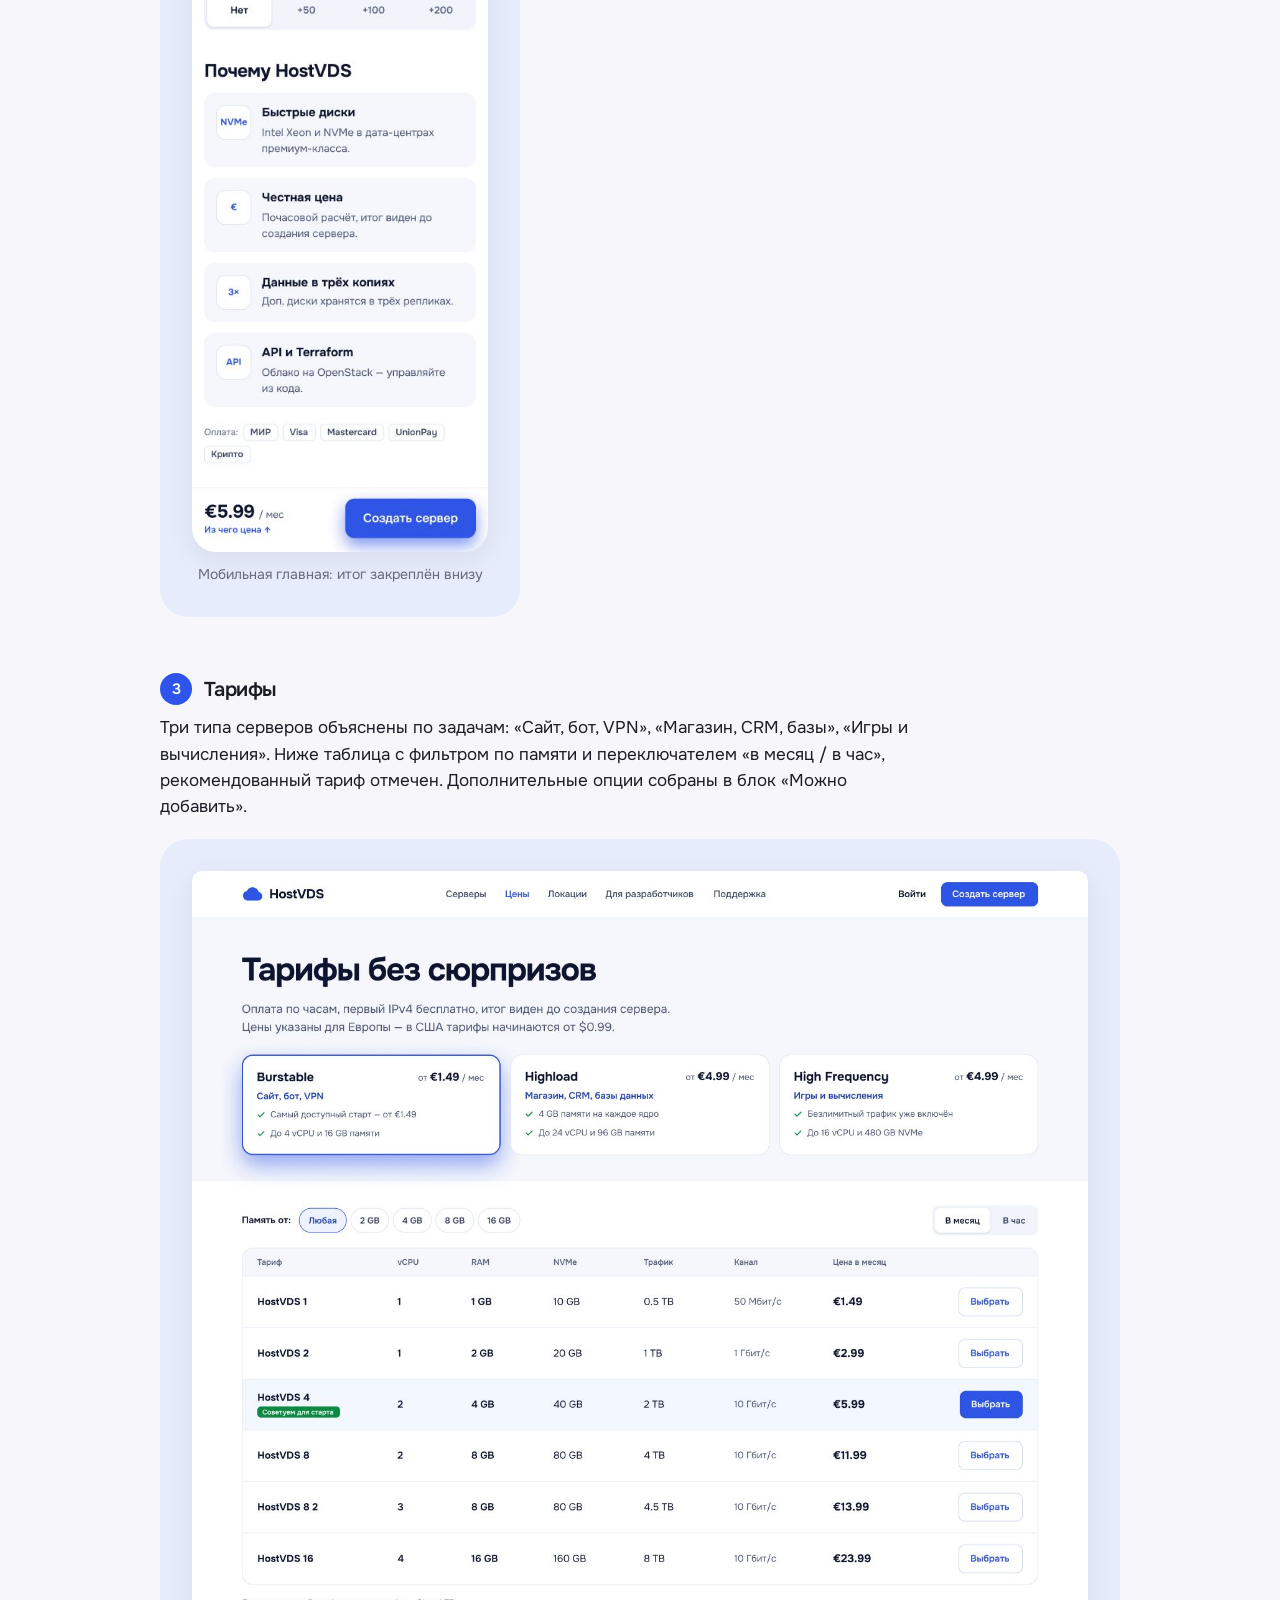
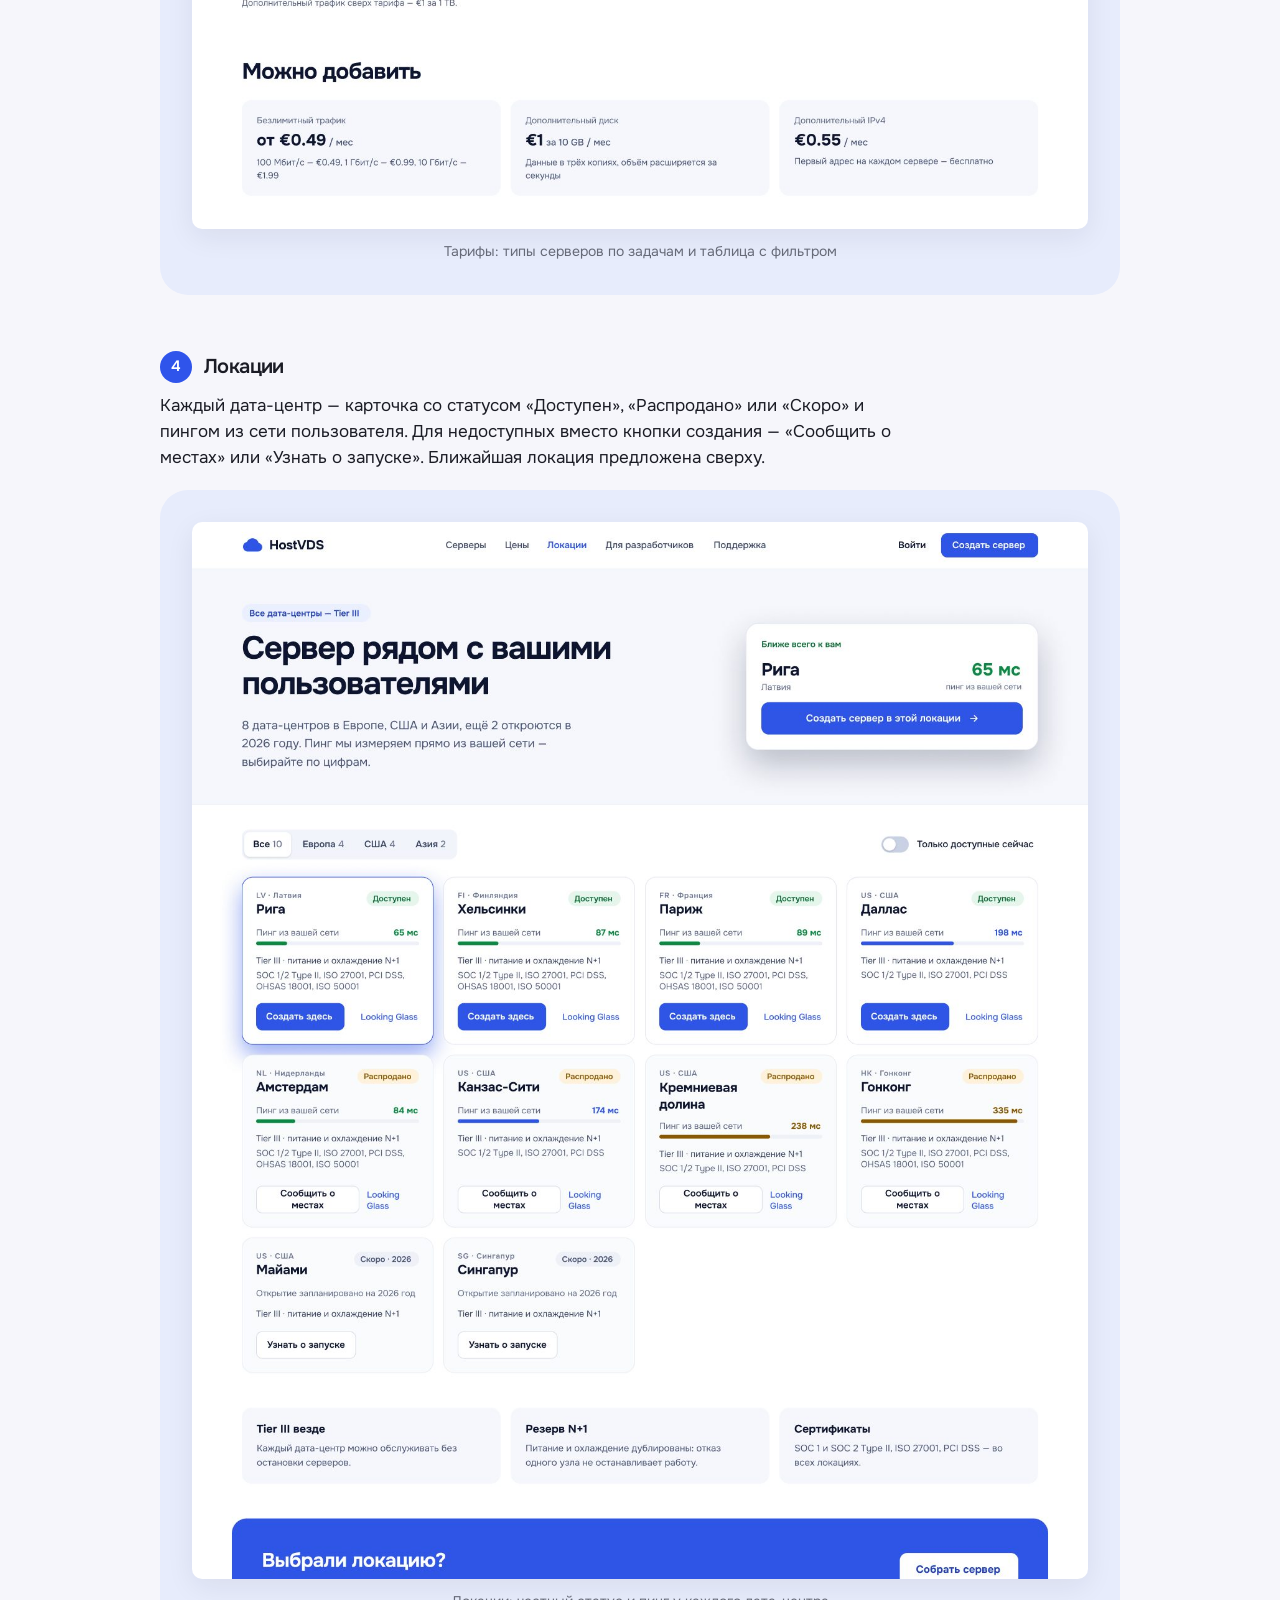
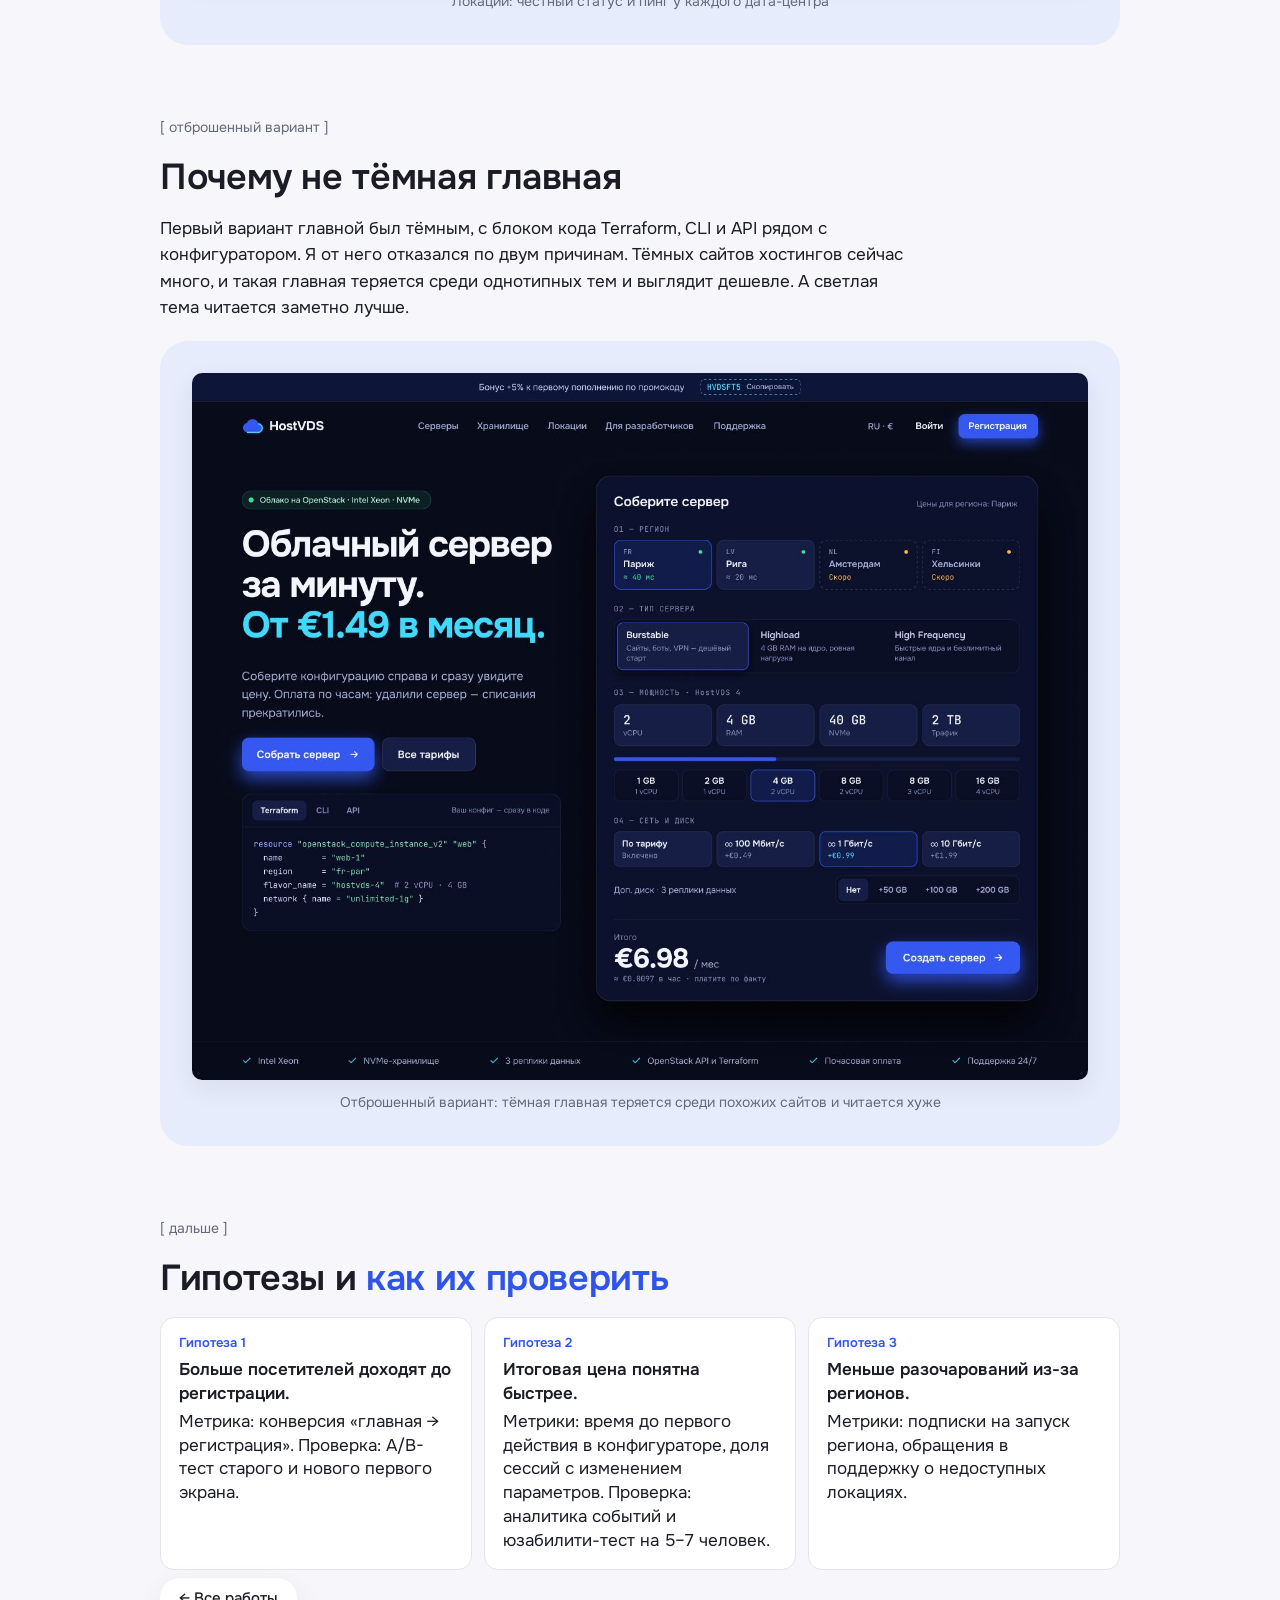
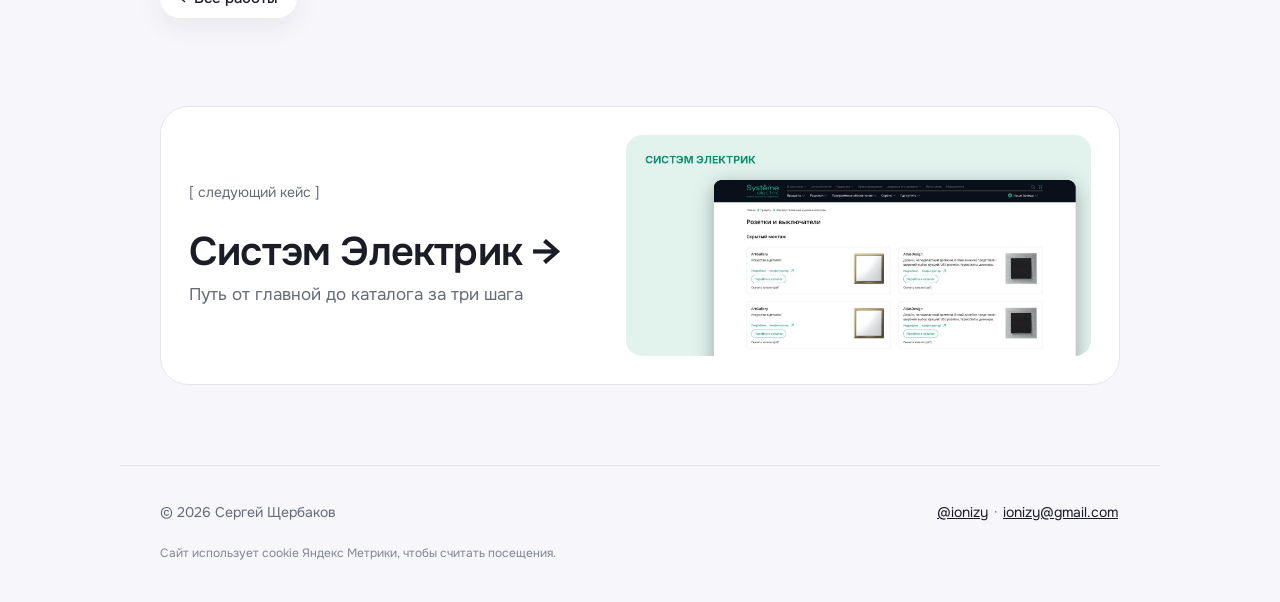
<file: case-hostvds.html>
<!DOCTYPE html>
<html lang="ru">
<head>
    <meta charset="UTF-8">
    <meta name="viewport" content="width=device-width, initial-scale=1.0, viewport-fit=cover">
    <title>Кейс: HostVDS, концепт редизайна — Сергей Щербаков</title>
    <meta name="description" content="Концепт редизайна hostvds.com: разбор главной «было → стало», конфигуратор сервера с итоговой ценой на первом экране, гипотезы и метрики для проверки.">
    <meta property="og:type" content="website">
    <meta property="og:site_name" content="Сергей Щербаков">
    <meta property="og:locale" content="ru_RU">
    <meta property="og:url" content="https://sputnik101.github.io/portfolio/case-hostvds.html">
    <meta property="og:title" content="Кейс: HostVDS, концепт редизайна — Сергей Щербаков">
    <meta property="og:description" content="Шесть зон, где главная теряет внимание и доверие, и конфигуратор с итоговой ценой на первом экране.">
    <meta property="og:image" content="https://sputnik101.github.io/portfolio/img/og.jpg">
    <meta property="og:image:width" content="1200">
    <meta property="og:image:height" content="630">
    <meta name="twitter:card" content="summary_large_image">
    <link rel="icon" href="favicon.svg" type="image/svg+xml">
    <link rel="preconnect" href="https://fonts.googleapis.com">
    <link rel="preconnect" href="https://fonts.gstatic.com" crossorigin>
    <link href="https://fonts.googleapis.com/css2?family=Onest:wght@400;500;600&display=swap" rel="stylesheet">
    <link rel="stylesheet" href="style.css?v=41">
    <link rel="stylesheet" href="case.css?v=14">
    <!-- Yandex.Metrika counter -->
    <script type="text/javascript">
        (function(m,e,t,r,i,k,a){
            m[i]=m[i]||function(){(m[i].a=m[i].a||[]).push(arguments)};
            m[i].l=1*new Date();
            for (var j = 0; j < document.scripts.length; j++) {if (document.scripts[j].src === r) { return; }}
            k=e.createElement(t),a=e.getElementsByTagName(t)[0],k.async=1,k.src=r,a.parentNode.insertBefore(k,a)
        })(window, document,'script','https://mc.yandex.ru/metrika/tag.js?id=114486975', 'ym');

        ym(114486975, 'init', {ssr:true, webvisor:true, clickmap:true, ecommerce:"dataLayer", referrer: document.referrer, url: location.href, accurateTrackBounce:true, trackLinks:true});

        // цели: клики по контактам, PDF, резюме, RuStore и кейсам
        document.addEventListener('click', function (e) {
            var a = e.target.closest && e.target.closest('a');
            if (!a) return;
            var h = a.getAttribute('href') || '', g = null;
            if (h.indexOf('t.me/') > -1) g = 'telegram';
            else if (/\.pdf$/.test(h)) g = 'pdf';
            else if (h.indexOf('hh.ru') > -1) g = 'hh';
            else if (h.indexOf('mailto:') === 0) g = 'email';
            else if (h.indexOf('tel:') === 0) g = 'phone';
            else if (h.indexOf('rustore.ru') > -1) g = 'rustore';
            else if (h.indexOf('figma.com') > -1) g = 'figma';
            else if (/case-[a-z]+\.html/.test(h)) g = 'case';
            if (g && window.ym) ym(114486975, 'reachGoal', g);
        }, true);
    </script>
    <noscript><div><img src="https://mc.yandex.ru/watch/114486975" style="position:absolute; left:-9999px;" alt="" /></div></noscript>
    <!-- /Yandex.Metrika counter -->
</head>
<body class="case-page case-hv">

    <header class="topbar">
        <a href="index.html#work" class="pill">← Все работы</a>
        <a href="index.html" class="wordmark">Щербаков</a>
        <a href="https://t.me/ionizy" class="pill" target="_blank" rel="noopener noreferrer">Написать в Telegram <span class="ext" aria-hidden="true">↗</span></a>
    </header>

    <main class="case">

        <section class="case-hero">
            <p class="label">[ кейс · концепт ]</p>
            <h1>HostVDS: собрать сервер и увидеть цену на первом экране</h1>
            <p class="case-lead">Концепт редизайна hostvds.com, облачного VPS-хостинга. Сейчас тарифы, сеть и диски показаны отдельными блоками, а итоговую цену и доступность региона пользователь выясняет сам. Я разобрал главную, нашёл шесть зон, где теряются внимание и доверие, и предложил решение.</p>
            <dl class="case-facts">
                <div><dt>Роль</dt><dd>UX/UI-дизайнер, инициативный концепт</dd></div>
                <div><dt>Что делал</dt><dd>Разбор главной «было → стало», конфигуратор сервера, страницы тарифов и локаций</dd></div>
                <div><dt>Экраны</dt><dd>Главная (десктоп и мобильная), тарифы, локации</dd></div>
                <div><dt>Статус</dt><dd>Концепт; гипотезы и метрики для проверки описаны</dd></div>
            </dl>
        </section>

        <section class="case-block">
            <p class="label">[ инсайты ]</p>
            <h2>Что мешает на текущей главной</h2>
            <ol class="case-steps">
                <li><span>Инсайт 1</span><b>Нет обещания.</b> Первый экран не говорит, почему HostVDS, а не другой хостинг: цены и почасовой оплаты на нём нет.</li>
                <li><span>Инсайт 2</span><b>Цена собирается в голове.</b> Сервер, сеть и диск — три блока и две валюты. Итог пользователь считает сам.</li>
                <li><span>Инсайт 3</span><b>Доверие под вопросом.</b> Недоступные регионы спрятаны мелким текстом, а на карте выглядят рабочими.</li>
            </ol>
        </section>

        <section class="case-block">
            <p class="label">[ было → стало ]</p>
            <h2>Шесть зон главной</h2>
            <div class="case-compare">
                <div class="cmp"><h3><span>1</span>Первый экран</h3><p class="cmp-was"><b>Было:</b> общий заголовок «Облачные сервисы с быстрым откликом», нет кнопки действия, промокод теряется в верхней полосе.</p><p class="cmp-now"><b>Стало:</b> заголовок с ценой и сроком запуска, две кнопки, промокод копируется в один клик. Конфигуратор виден сразу, без прокрутки.</p></div>
                <div class="cmp"><h3><span>2</span>Тарифы</h3><p class="cmp-was"><b>Было:</b> шесть одинаковых карточек без рекомендованной, вкладки Burstable / Highload / High Frequency без объяснений, регион мелкой подписью.</p><p class="cmp-now"><b>Стало:</b> конфигуратор. Регион — первый шаг, у каждого типа сервера пояснение в одну строку, размер выбирается на шкале.</p></div>
                <div class="cmp"><h3><span>3</span>Недоступные регионы</h3><p class="cmp-was"><b>Было:</b> восемь недоступных регионов перечислены мелким текстом, а на карте дата-центров те же точки выглядят рабочими.</p><p class="cmp-now"><b>Стало:</b> статус живёт на чипе региона: «Скоро» и предложение подписаться на запуск, прямо на месте выбора.</p></div>
                <div class="cmp"><h3><span>4</span>Тарифные планы сети</h3><p class="cmp-was"><b>Было:</b> сеть — отдельный блок ниже тарифов, её цену пользователь складывает сам, цена оформлена как кнопка.</p><p class="cmp-now"><b>Стало:</b> сеть — шаг конфигуратора, доплата сразу попадает в итог. Одна валюта на всей странице.</p></div>
                <div class="cmp"><h3><span>5</span>Дополнительные диски</h3><p class="cmp-was"><b>Было:</b> ползунок диска живёт отдельно от серверов, список преимуществ плохо читается на ярком градиенте.</p><p class="cmp-now"><b>Стало:</b> дополнительный диск — переключатель в конфигураторе с подписью «3 реплики данных», цена сразу в итоге.</p></div>
                <div class="cmp"><h3><span>6</span>«Как это работает»</h3><p class="cmp-was"><b>Было:</b> блок почти пустой, а Terraform и OpenStack — сильный аргумент для разработчиков — спрятаны в маленькой плашке.</p><p class="cmp-now"><b>Стало:</b> путь для разработчиков — прямо в конфигураторе, рядом с итоговой ценой.</p></div>
            </div>
        </section>

        <section class="case-block">
            <p class="label">[ решение ]</p>
            <h2>Конфигуратор вместо карточек</h2>

            <div class="case-flow">
                <article>
                    <h3><span>1</span>Главная</h3>
                    <p>Слева обещание: «Свой сервер за минуту — от €1.49 в месяц», почасовая оплата и две кнопки. Справа конфигуратор в четыре шага: регион, назначение сервера, мощность, трафик и диск. Итоговая цена в месяц и в час видна всё время и меняется вместе с выбором.</p>
                    <figure class="case-shot">
                        <img src="img/cases/hostvds/01-desktop.jpg" alt="Главная HostVDS: обещание с ценой и конфигуратор сервера на первом экране" loading="lazy" width="1440" height="2070">
                        <figcaption>Главная: обещание с ценой и конфигуратор на первом экране</figcaption>
                    </figure>
                </article>
                <article>
                    <h3><span>2</span>Мобильная версия</h3>
                    <p>Те же четыре шага идут сверху вниз, а итог с кнопкой «Создать сервер» закреплён внизу экрана.</p>
                    <figure class="case-shot case-shot-phone">
                        <img src="img/cases/hostvds/02-mobile.jpg" alt="Мобильная главная HostVDS с конфигуратором" loading="lazy" width="390" height="2143">
                        <figcaption>Мобильная главная: итог закреплён внизу</figcaption>
                    </figure>
                </article>
                <article>
                    <h3><span>3</span>Тарифы</h3>
                    <p>Три типа серверов объяснены по задачам: «Сайт, бот, VPN», «Магазин, CRM, базы», «Игры и вычисления». Ниже таблица с фильтром по памяти и переключателем «в месяц / в час», рекомендованный тариф отмечен. Дополнительные опции собраны в блок «Можно добавить».</p>
                    <figure class="case-shot">
                        <img src="img/cases/hostvds/05-pricing.jpg" alt="Страница тарифов HostVDS: типы серверов и таблица тарифов" loading="lazy" width="1440" height="1540">
                        <figcaption>Тарифы: типы серверов по задачам и таблица с фильтром</figcaption>
                    </figure>
                </article>
                <article>
                    <h3><span>4</span>Локации</h3>
                    <p>Каждый дата-центр — карточка со статусом «Доступен», «Распродано» или «Скоро» и пингом из сети пользователя. Для недоступных вместо кнопки создания — «Сообщить о местах» или «Узнать о запуске». Ближайшая локация предложена сверху.</p>
                    <figure class="case-shot">
                        <img src="img/cases/hostvds/04-locations.jpg" alt="Страница локаций HostVDS: статусы дата-центров и пинг" loading="lazy" width="1440" height="1700">
                        <figcaption>Локации: честный статус и пинг у каждого дата-центра</figcaption>
                    </figure>
                </article>
            </div>
        </section>

        <section class="case-block">
            <p class="label">[ отброшенный вариант ]</p>
            <h2>Почему не тёмная главная</h2>
            <p class="case-text">Первый вариант главной был тёмным, с блоком кода Terraform, CLI и API рядом с конфигуратором. Я от него отказался по двум причинам. Тёмных сайтов хостингов сейчас много, и такая главная теряется среди однотипных тем и выглядит дешевле. А светлая тема читается заметно лучше.</p>
            <figure class="case-shot">
                <img src="img/cases/hostvds/03-dark-rejected.jpg" alt="Отброшенный тёмный вариант главной HostVDS" loading="lazy" width="1440" height="1136">
                <figcaption>Отброшенный вариант: тёмная главная теряется среди похожих сайтов и читается хуже</figcaption>
            </figure>
        </section>

        <section class="case-block case-result">
            <p class="label">[ дальше ]</p>
            <h2>Гипотезы и <span>как их проверить</span></h2>
            <ol class="case-steps">
                <li><span>Гипотеза 1</span><b>Больше посетителей доходят до регистрации.</b> Метрика: конверсия «главная → регистрация». Проверка: A/B-тест старого и нового первого экрана.</li>
                <li><span>Гипотеза 2</span><b>Итоговая цена понятна быстрее.</b> Метрики: время до первого действия в конфигураторе, доля сессий с изменением параметров. Проверка: аналитика событий и юзабилити-тест на 5–7 человек.</li>
                <li><span>Гипотеза 3</span><b>Меньше разочарований из-за регионов.</b> Метрики: подписки на запуск региона, обращения в поддержку о недоступных локациях.</li>
            </ol>
            <div class="case-actions">
                <a class="pill" href="index.html#work">← Все работы</a>
            </div>
        </section>

        <nav class="case-next" aria-label="Следующий кейс">
            <a href="case-systeme.html">
                <span class="case-next-text">
                    <span class="label">[ следующий кейс ]</span>
                    <span class="case-next-title">Систэм Электрик <span aria-hidden="true">→</span></span>
                    <span class="case-next-sub">Путь от главной до каталога за три шага</span>
                </span>
                <img src="img/portfolio/cover-systeme.jpg" alt="" loading="lazy" width="1748" height="832">
            </a>
        </nav>

    </main>

    <footer class="case-footer">
        <p>© 2026 Сергей Щербаков</p>
        <p><a href="https://t.me/ionizy" target="_blank" rel="noopener noreferrer">@ionizy</a> · <a href="mailto:ionizy@gmail.com">ionizy@gmail.com</a></p>
        <p class="cookie-note">Сайт использует cookie Яндекс Метрики, чтобы считать посещения.</p>
    </footer>

    <script>(() => { const t = () => document.body.classList.toggle('is-scrolled', window.scrollY > 40); window.addEventListener('scroll', t, { passive: true }); t(); })();</script>
    <script src="case.js?v=2" defer></script>
</body>
</html>
</file>
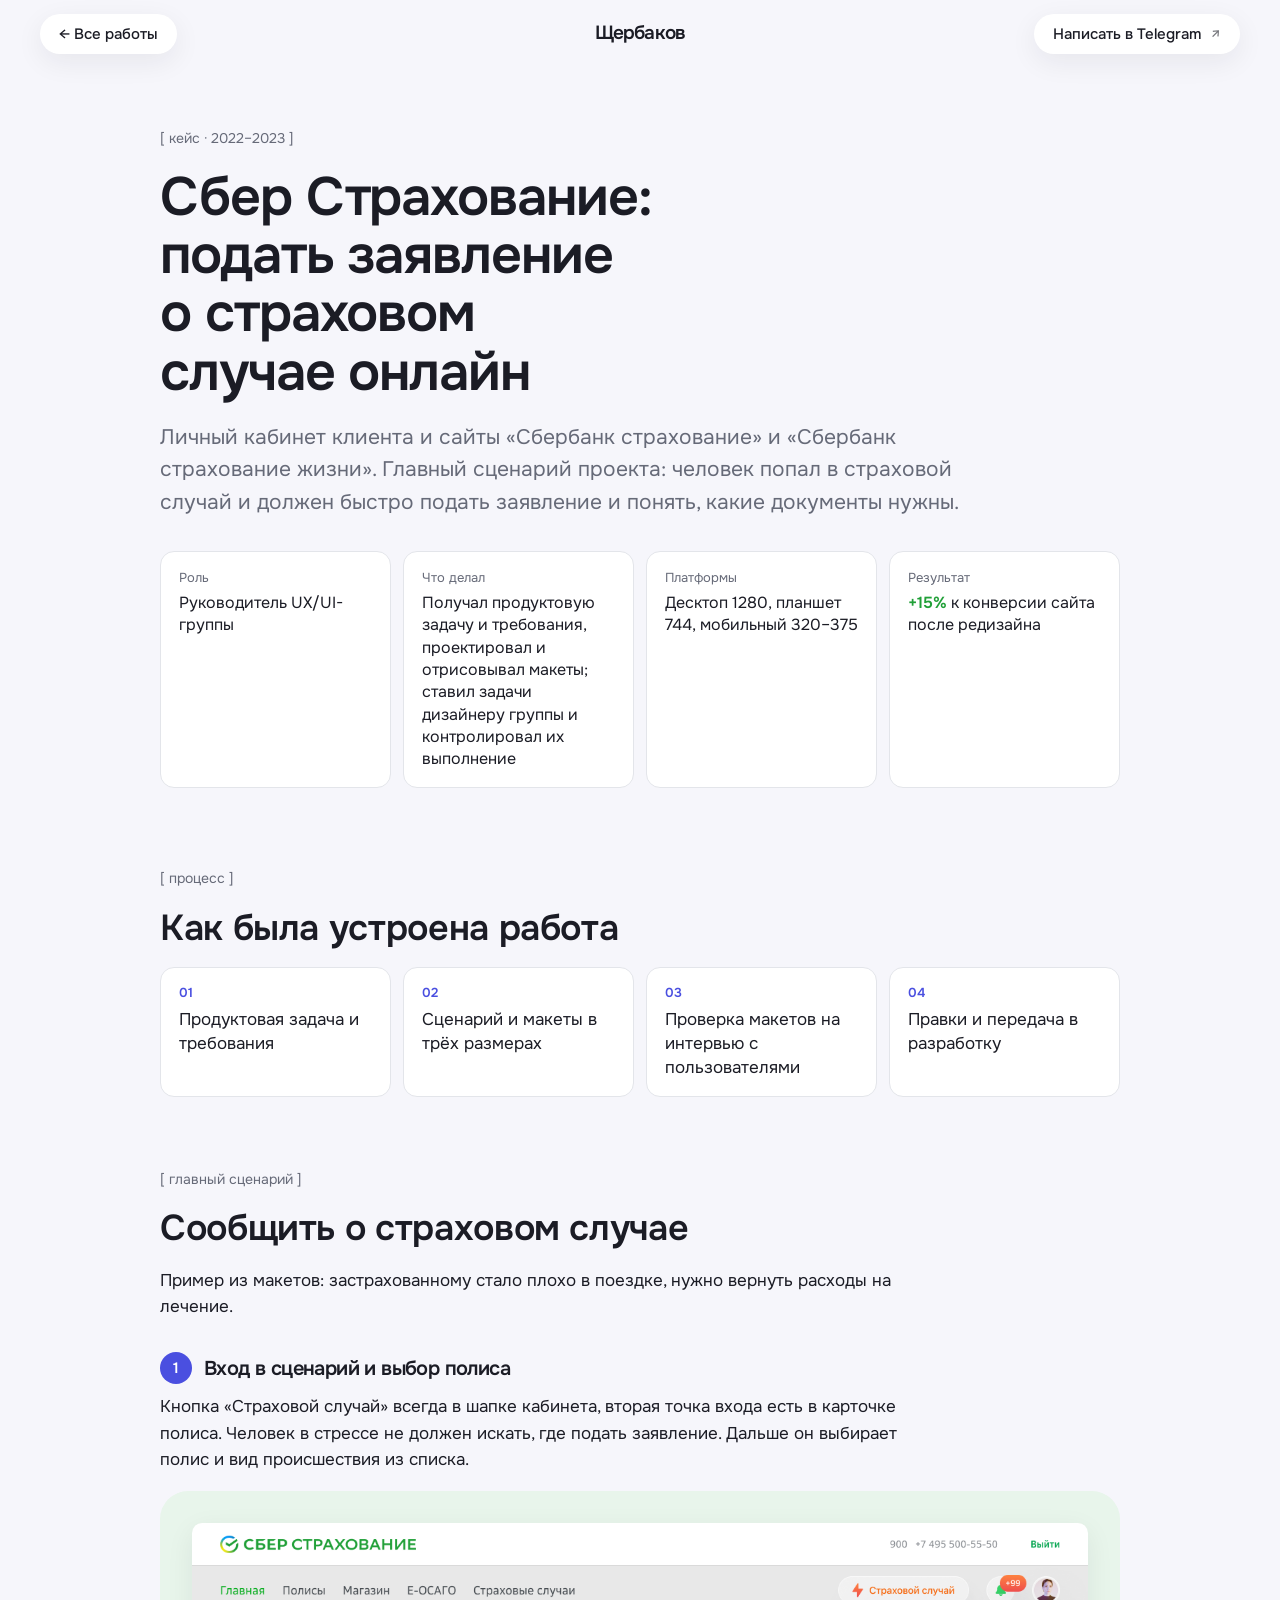
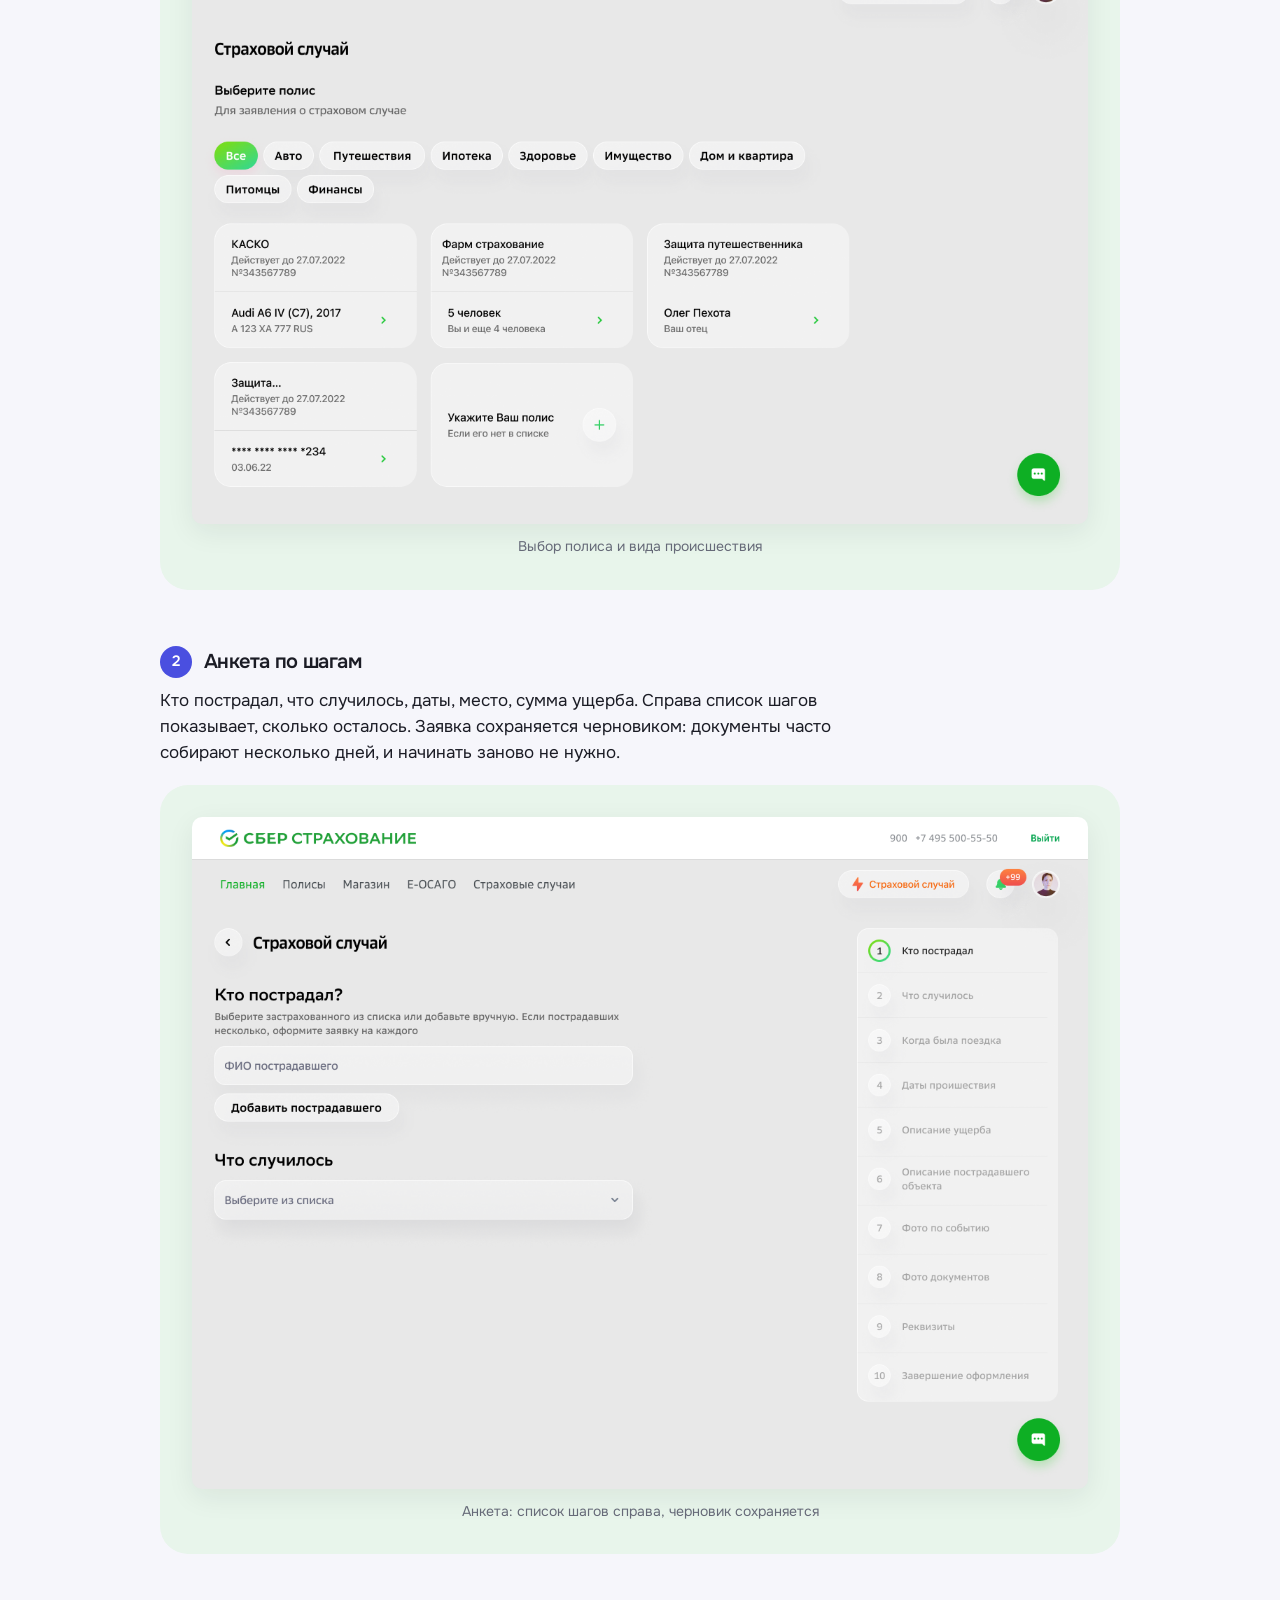
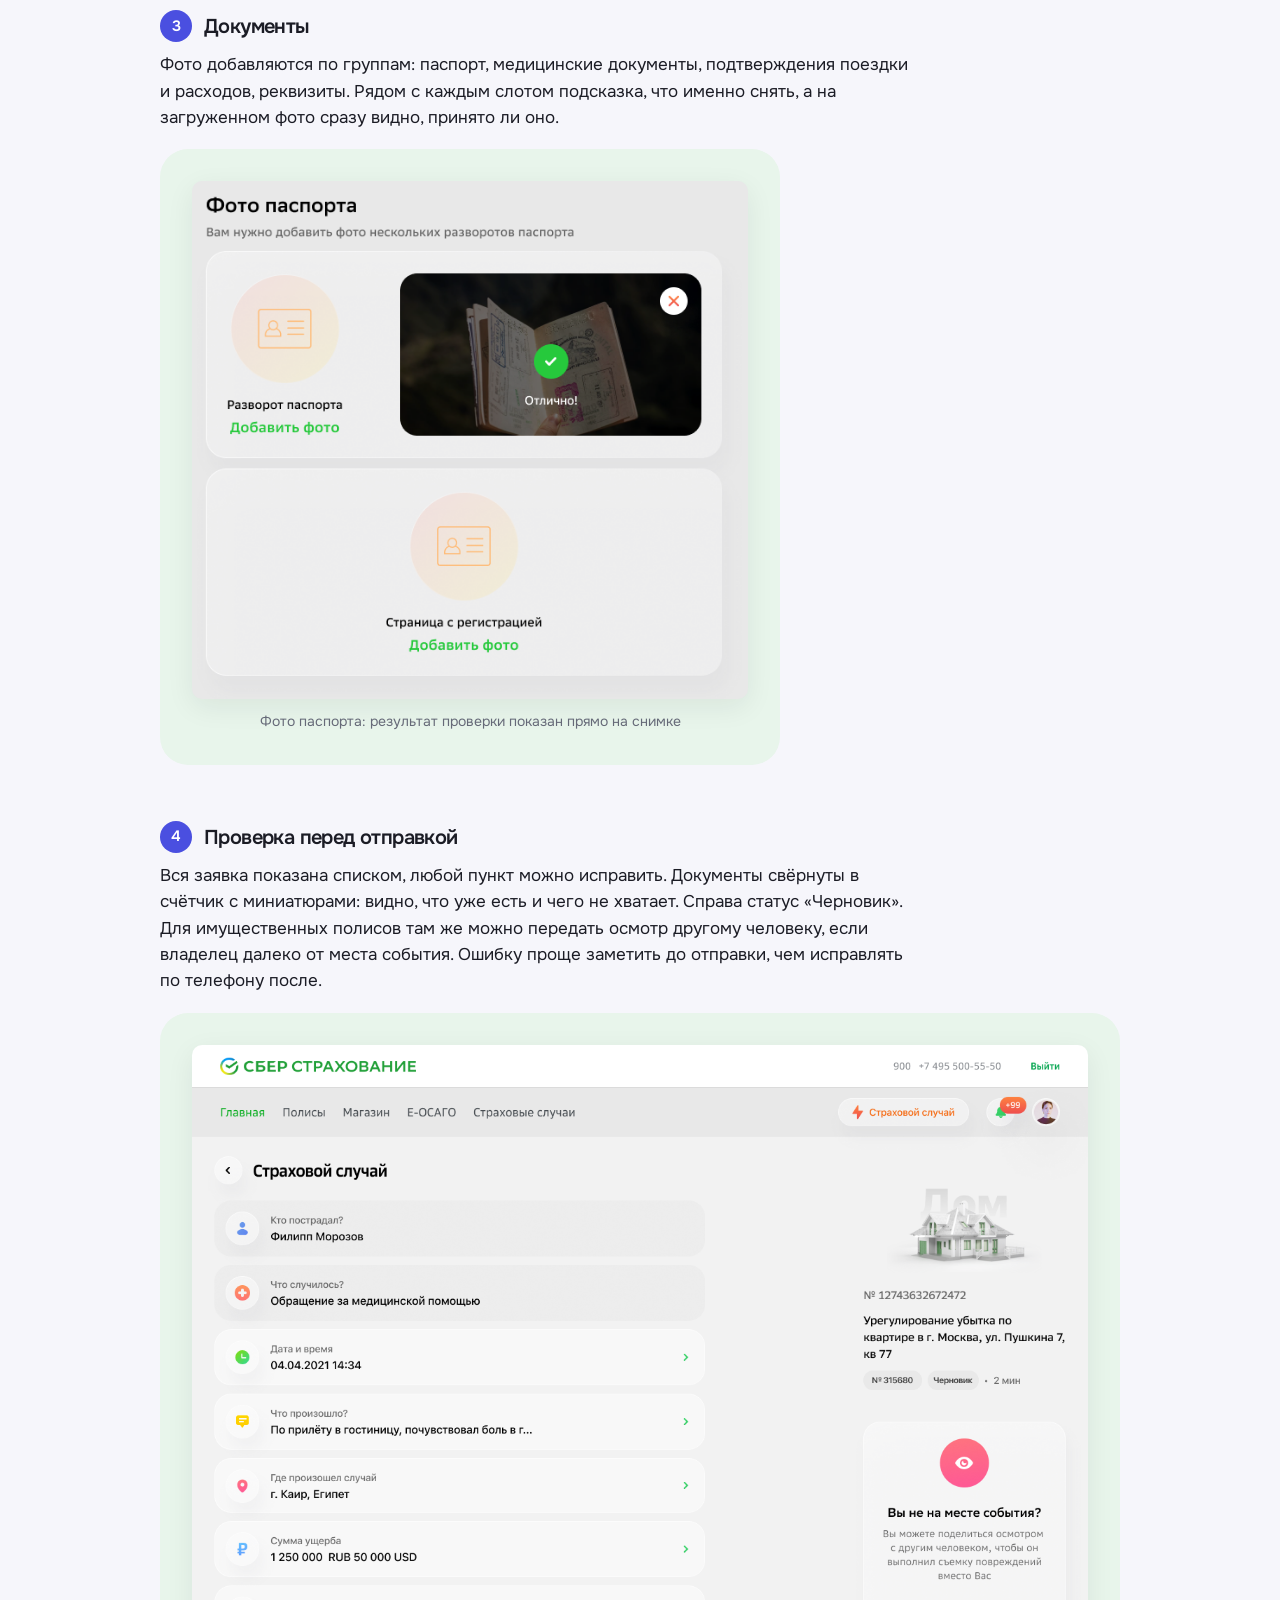
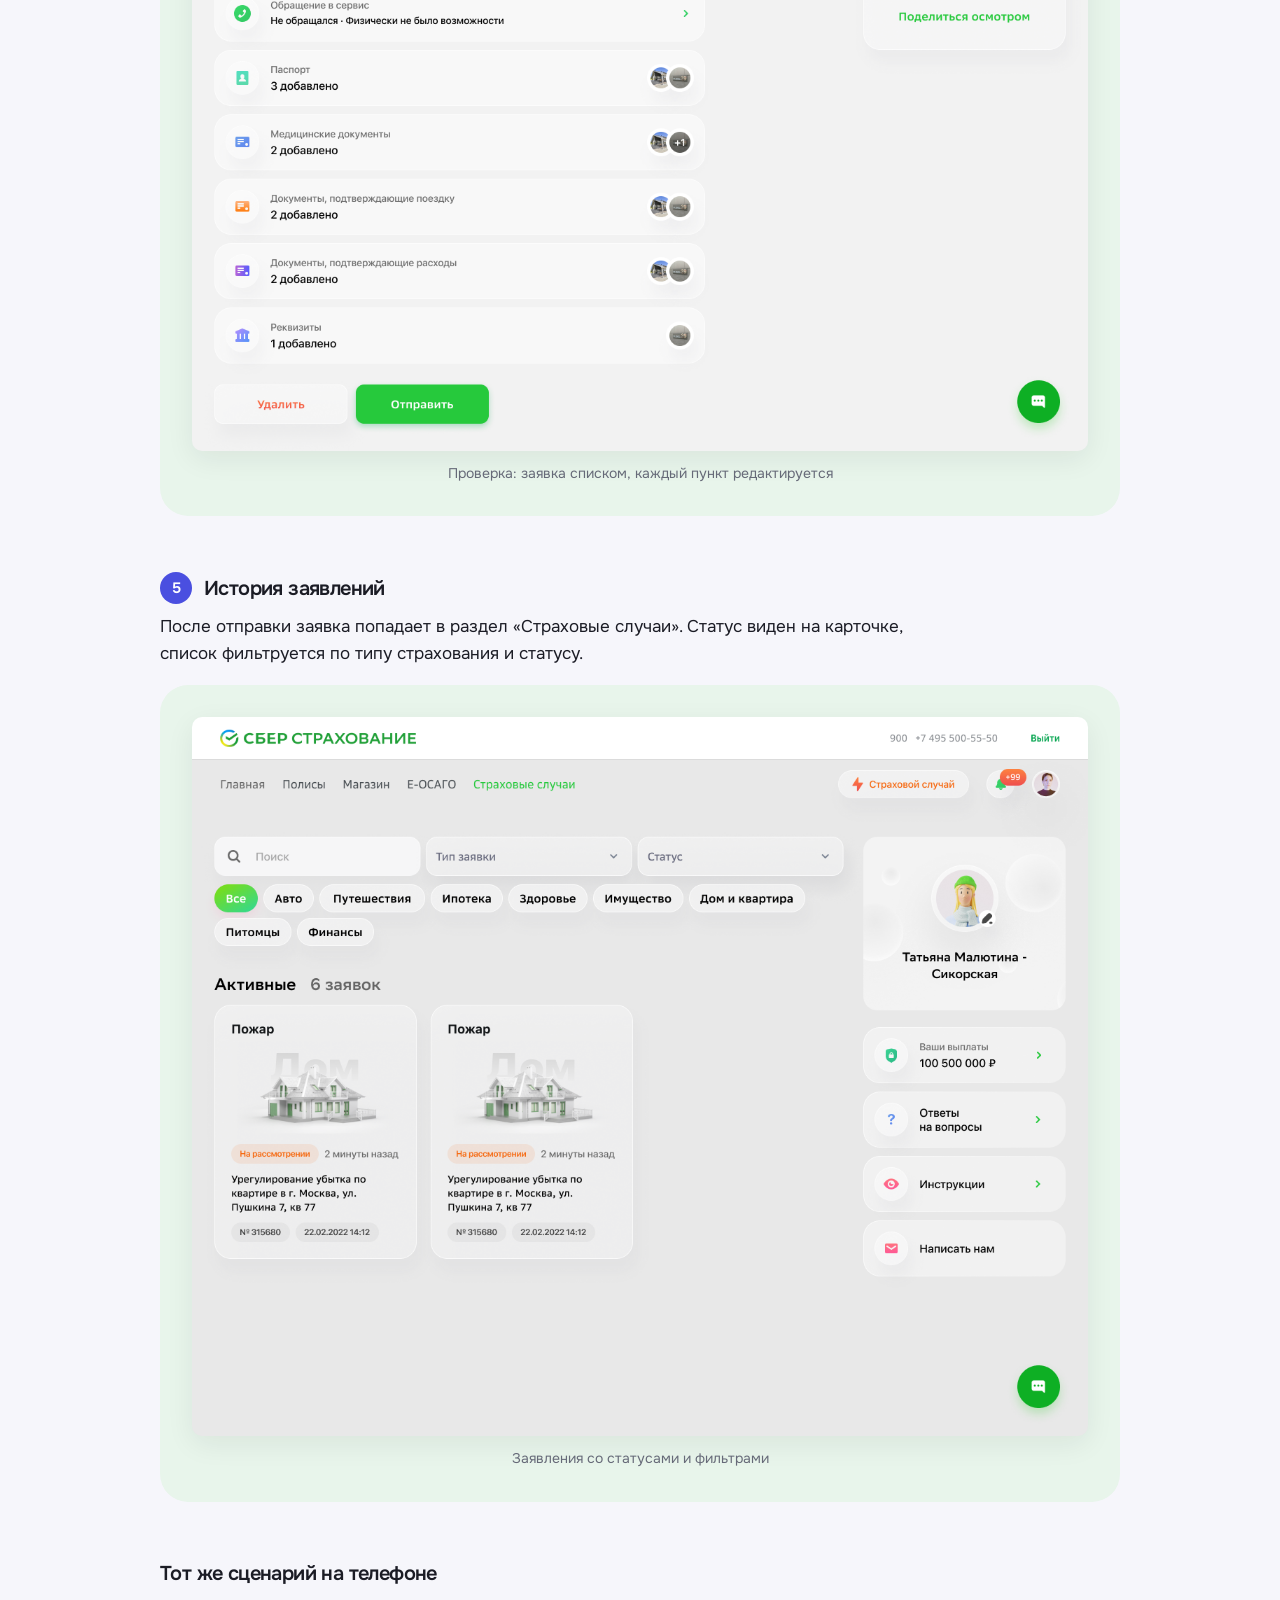
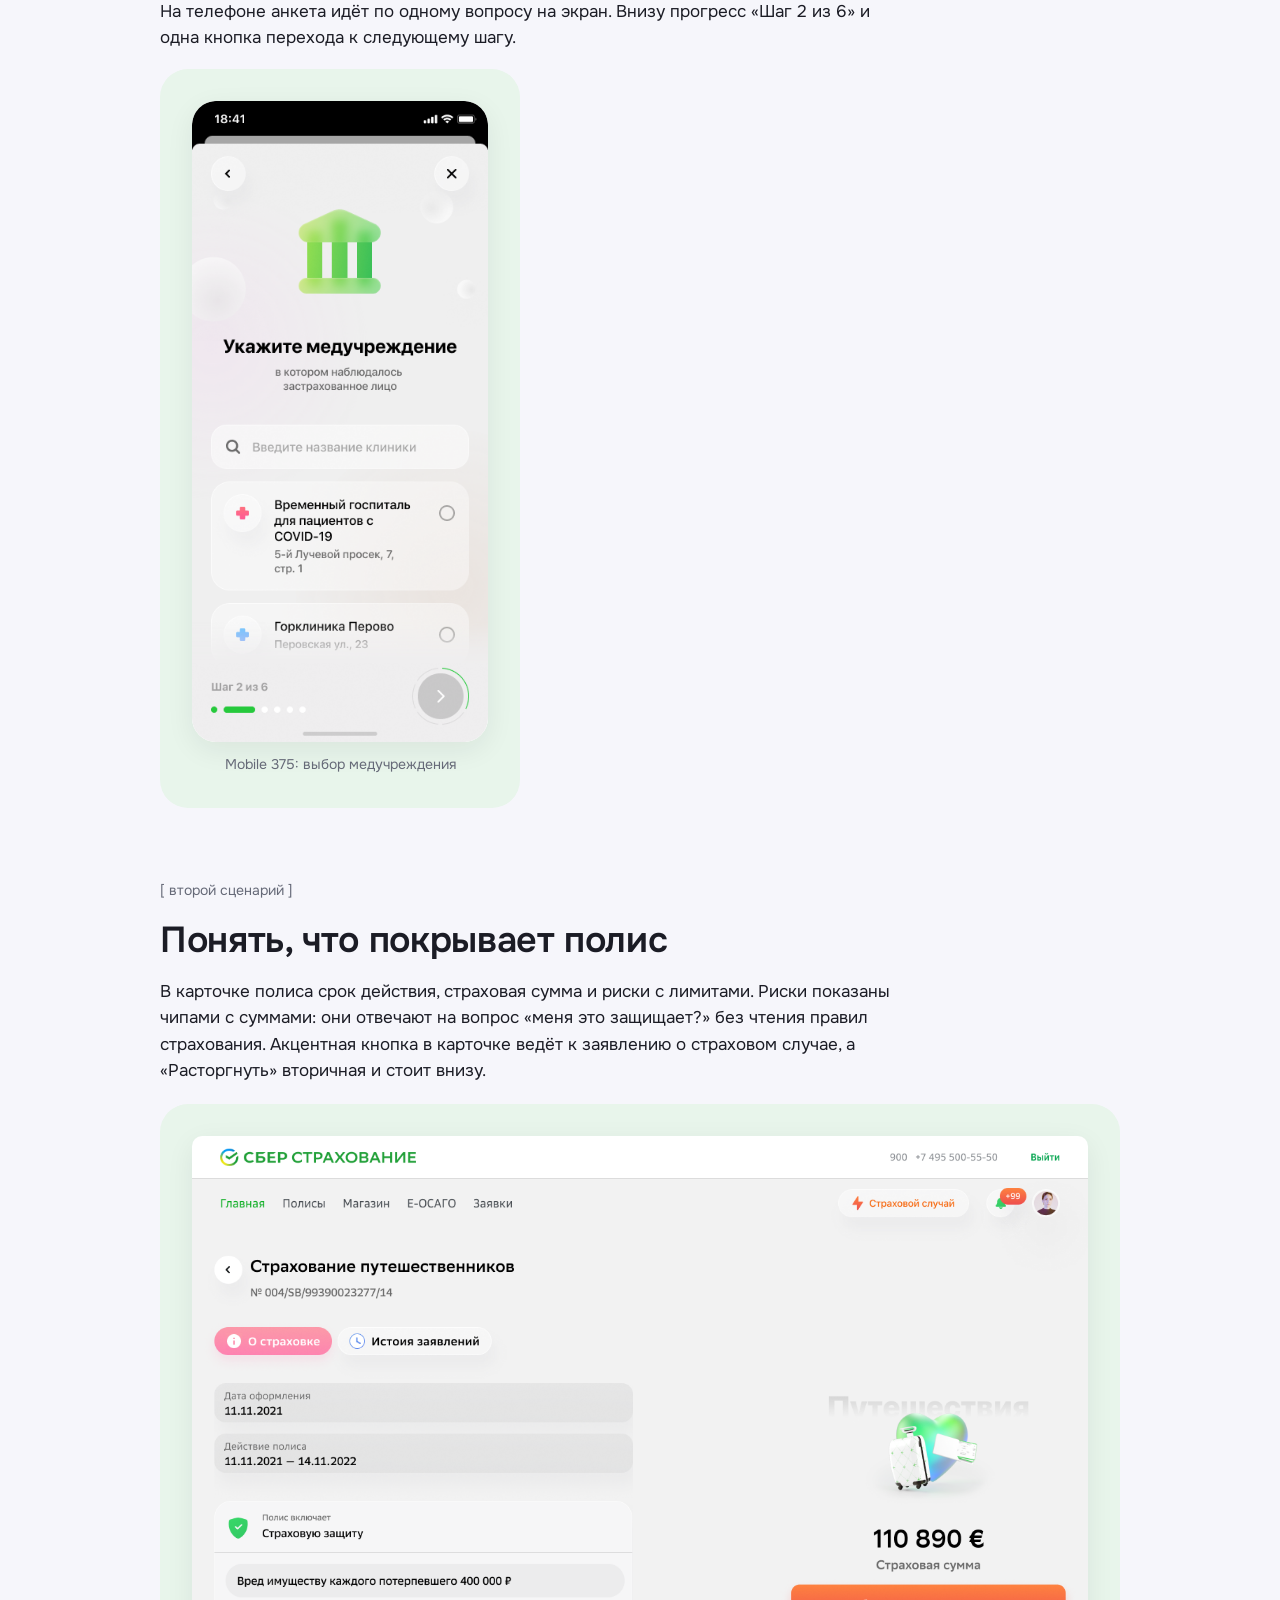
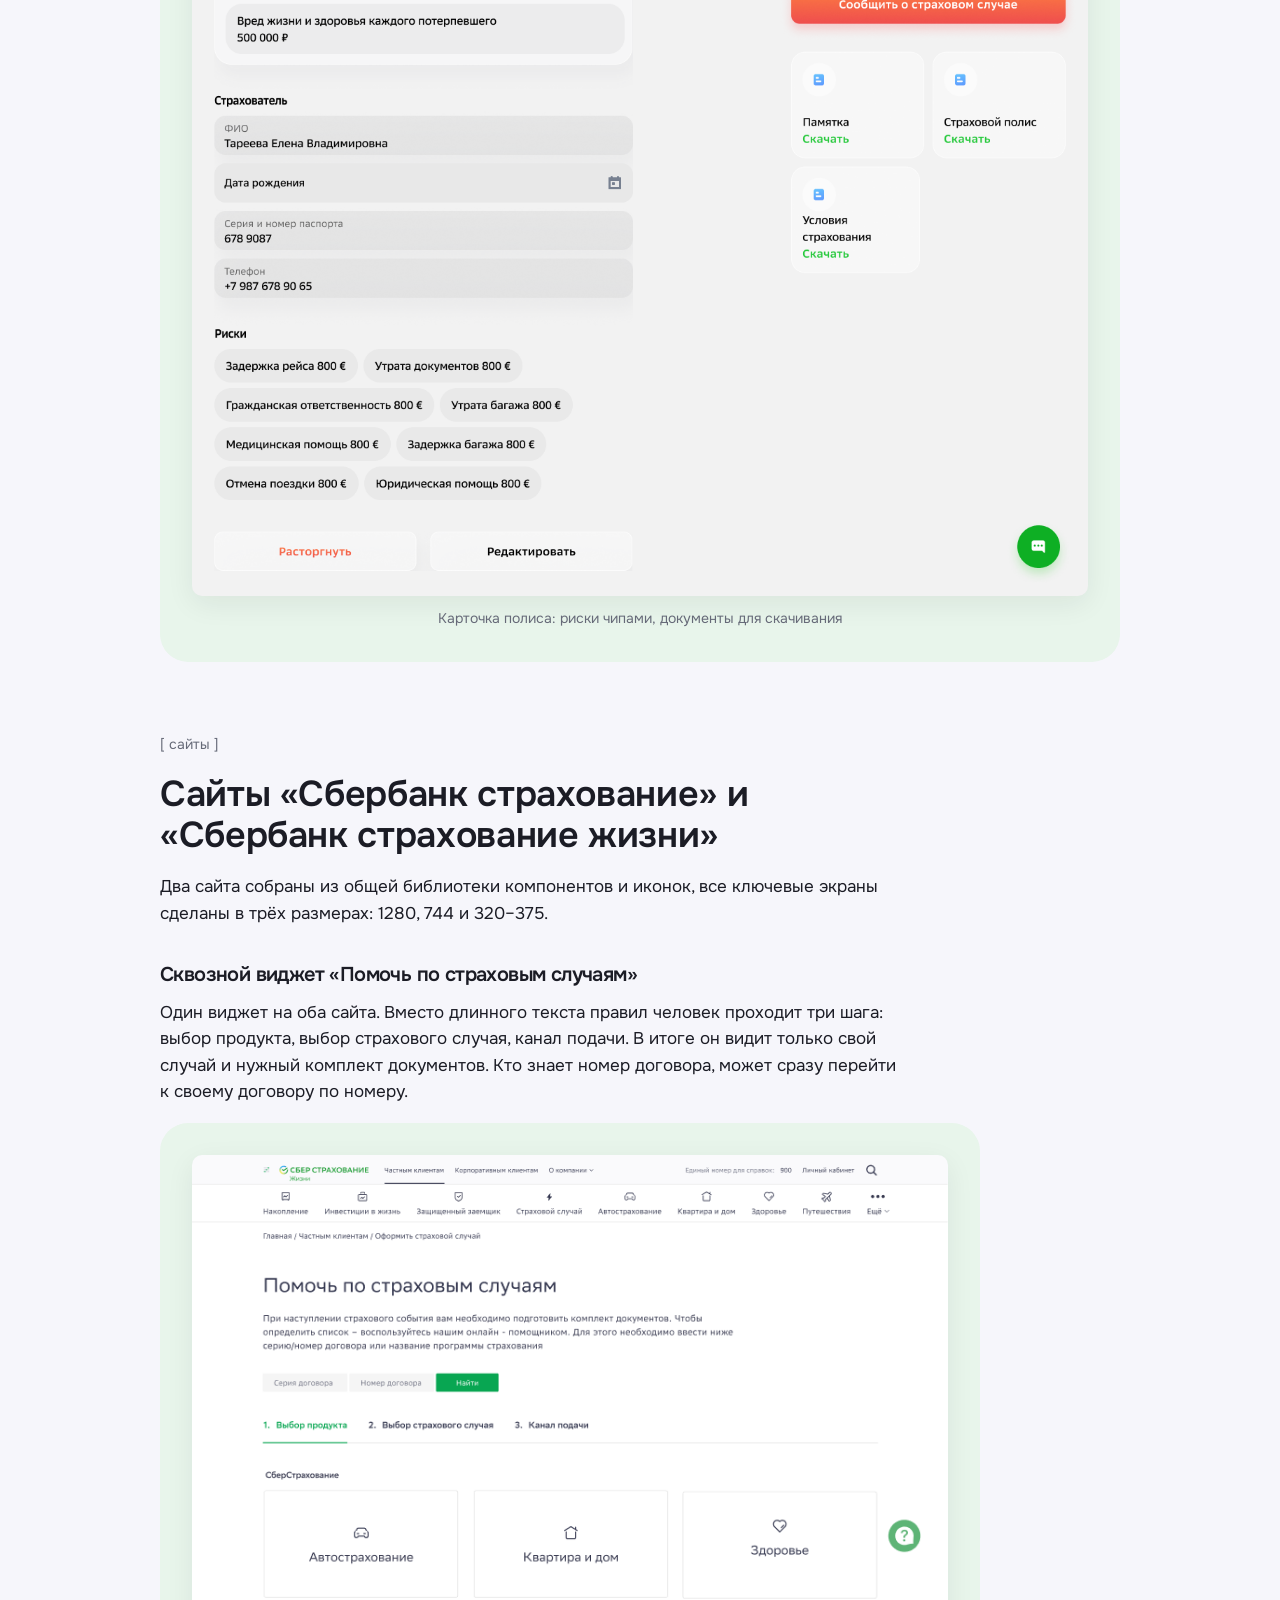
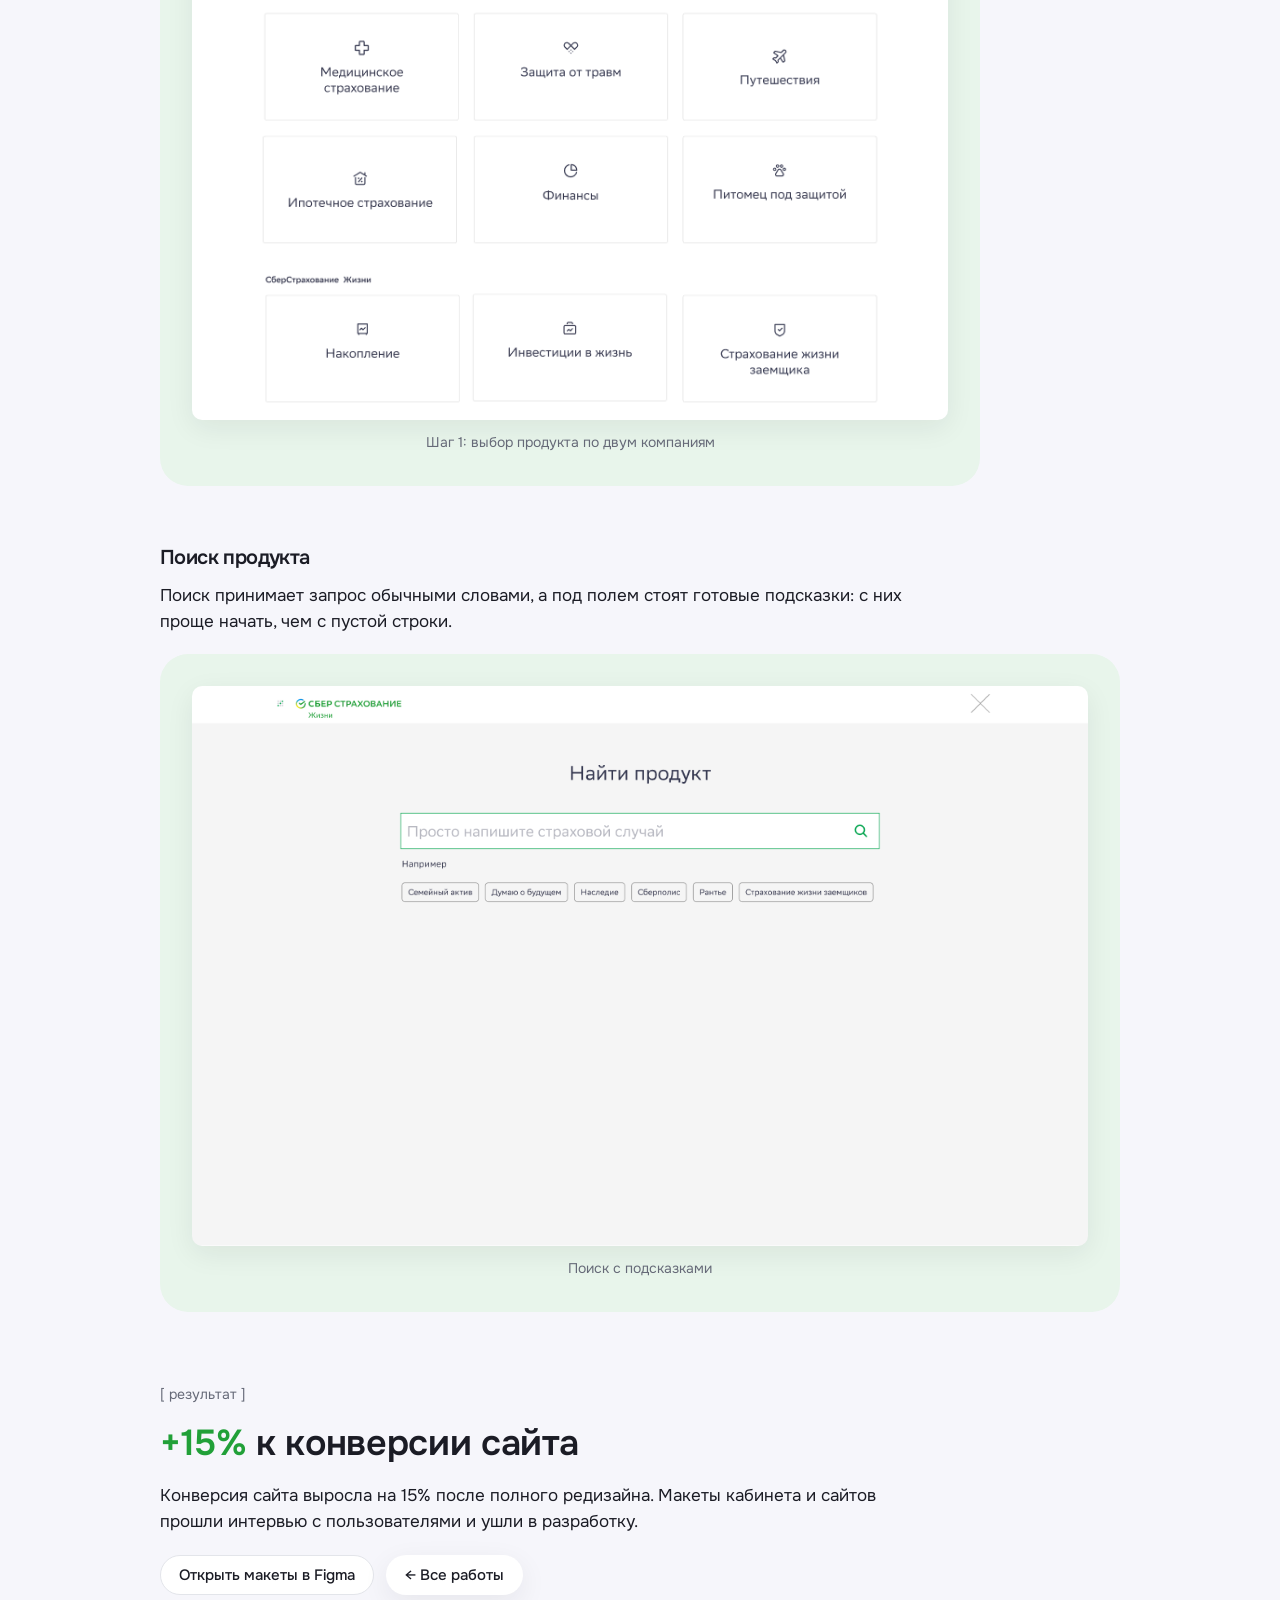
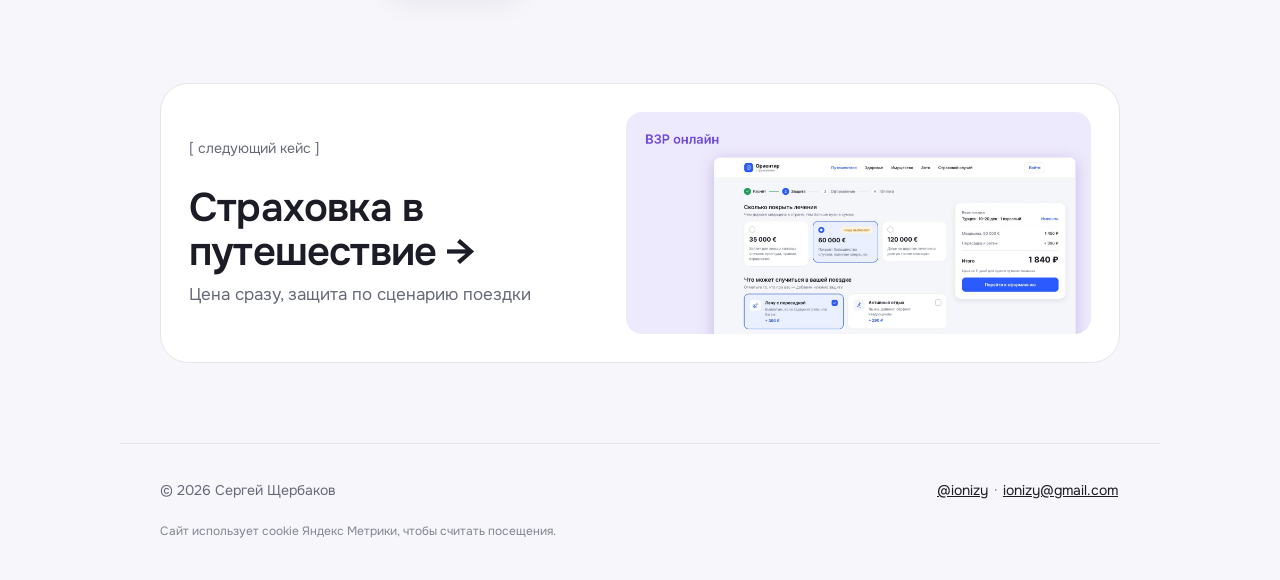
<file: case-sber.html>
<!DOCTYPE html>
<html lang="ru">
<head>
    <meta charset="UTF-8">
    <meta name="viewport" content="width=device-width, initial-scale=1.0, viewport-fit=cover">
    <title>Кейс: Сбер Страхование — Сергей Щербаков</title>
    <meta name="description" content="Кейс Сергея Щербакова: личный кабинет и сайты Сбер Страхования. Сценарий подачи заявления о страховом случае онлайн.">
    <meta property="og:type" content="website">
    <meta property="og:site_name" content="Сергей Щербаков">
    <meta property="og:locale" content="ru_RU">
    <meta property="og:url" content="https://sputnik101.github.io/portfolio/case-sber.html">
    <meta property="og:title" content="Кейс: Сбер Страхование — Сергей Щербаков">
    <meta property="og:description" content="Личный кабинет и сайты Сбер Страхования: подача заявления о страховом случае онлайн. +15% к конверсии сайта.">
    <meta property="og:image" content="https://sputnik101.github.io/portfolio/img/og.jpg">
    <meta property="og:image:width" content="1200">
    <meta property="og:image:height" content="630">
    <meta name="twitter:card" content="summary_large_image">
    <link rel="icon" href="favicon.svg" type="image/svg+xml">
    <link rel="preconnect" href="https://fonts.googleapis.com">
    <link rel="preconnect" href="https://fonts.gstatic.com" crossorigin>
    <link href="https://fonts.googleapis.com/css2?family=Onest:wght@400;500;600&display=swap" rel="stylesheet">
    <link rel="stylesheet" href="style.css?v=41">
    <link rel="stylesheet" href="case.css?v=14">
    <!-- Yandex.Metrika counter -->
    <script type="text/javascript">
        (function(m,e,t,r,i,k,a){
            m[i]=m[i]||function(){(m[i].a=m[i].a||[]).push(arguments)};
            m[i].l=1*new Date();
            for (var j = 0; j < document.scripts.length; j++) {if (document.scripts[j].src === r) { return; }}
            k=e.createElement(t),a=e.getElementsByTagName(t)[0],k.async=1,k.src=r,a.parentNode.insertBefore(k,a)
        })(window, document,'script','https://mc.yandex.ru/metrika/tag.js?id=114486975', 'ym');

        ym(114486975, 'init', {ssr:true, webvisor:true, clickmap:true, ecommerce:"dataLayer", referrer: document.referrer, url: location.href, accurateTrackBounce:true, trackLinks:true});

        // цели: клики по контактам, PDF, резюме, RuStore и кейсам
        document.addEventListener('click', function (e) {
            var a = e.target.closest && e.target.closest('a');
            if (!a) return;
            var h = a.getAttribute('href') || '', g = null;
            if (h.indexOf('t.me/') > -1) g = 'telegram';
            else if (/\.pdf$/.test(h)) g = 'pdf';
            else if (h.indexOf('hh.ru') > -1) g = 'hh';
            else if (h.indexOf('mailto:') === 0) g = 'email';
            else if (h.indexOf('tel:') === 0) g = 'phone';
            else if (h.indexOf('rustore.ru') > -1) g = 'rustore';
            else if (h.indexOf('figma.com') > -1) g = 'figma';
            else if (/case-[a-z]+\.html/.test(h)) g = 'case';
            if (g && window.ym) ym(114486975, 'reachGoal', g);
        }, true);
    </script>
    <noscript><div><img src="https://mc.yandex.ru/watch/114486975" style="position:absolute; left:-9999px;" alt="" /></div></noscript>
    <!-- /Yandex.Metrika counter -->
</head>
<body class="case-page">

    <header class="topbar">
        <a href="index.html#work" class="pill">← Все работы</a>
        <a href="index.html" class="wordmark">Щербаков</a>
        <a href="https://t.me/ionizy" class="pill" target="_blank" rel="noopener noreferrer">Написать в Telegram <span class="ext" aria-hidden="true">↗</span></a>
    </header>

    <main class="case">

        <section class="case-hero">
            <p class="label">[ кейс · 2022–2023 ]</p>
            <h1>Сбер Страхование: подать заявление о страховом случае онлайн</h1>
            <p class="case-lead">Личный кабинет клиента и сайты «Сбербанк страхование» и «Сбербанк страхование жизни». Главный сценарий проекта: человек попал в страховой случай и должен быстро подать заявление и понять, какие документы нужны.</p>
            <dl class="case-facts">
                <div><dt>Роль</dt><dd>Руководитель UX/UI-группы</dd></div>
                <div><dt>Что делал</dt><dd>Получал продуктовую задачу и требования, проектировал и отрисовывал макеты; ставил задачи дизайнеру группы и контролировал их выполнение</dd></div>
                <div><dt>Платформы</dt><dd>Десктоп 1280, планшет 744, мобильный 320–375</dd></div>
                <div><dt>Результат</dt><dd><strong>+15%</strong> к конверсии сайта после редизайна</dd></div>
            </dl>
        </section>

        <section class="case-block">
            <p class="label">[ процесс ]</p>
            <h2>Как была устроена работа</h2>
            <ol class="case-steps">
                <li><span>01</span>Продуктовая задача и требования</li>
                <li><span>02</span>Сценарий и макеты в трёх размерах</li>
                <li><span>03</span>Проверка макетов на интервью с пользователями</li>
                <li><span>04</span>Правки и передача в разработку</li>
            </ol>
        </section>

        <section class="case-block">
            <p class="label">[ главный сценарий ]</p>
            <h2>Сообщить о страховом случае</h2>
            <p class="case-text">Пример из макетов: застрахованному стало плохо в поездке, нужно вернуть расходы на лечение.</p>

            <div class="case-flow">
                <article>
                    <h3><span>1</span>Вход в сценарий и выбор полиса</h3>
                    <p>Кнопка «Страховой случай» всегда в шапке кабинета, вторая точка входа есть в карточке полиса. Человек в стрессе не должен искать, где подать заявление. Дальше он выбирает полис и вид происшествия из списка.</p>
                    <figure class="case-shot ">
                    <img src="img/cases/sber/01-policy-select.png" alt="Экран выбора полиса и вида происшествия" loading="lazy" width="1280" height="858">
                    <figcaption>Выбор полиса и вида происшествия</figcaption>
                </figure>
                </article>
                <article>
                    <h3><span>2</span>Анкета по шагам</h3>
                    <p>Кто пострадал, что случилось, даты, место, сумма ущерба. Справа список шагов показывает, сколько осталось. Заявка сохраняется черновиком: документы часто собирают несколько дней, и начинать заново не нужно.</p>
                    <figure class="case-shot ">
                    <img src="img/cases/sber/02-form.png" alt="Пошаговая анкета заявления" loading="lazy" width="1280" height="960">
                    <figcaption>Анкета: список шагов справа, черновик сохраняется</figcaption>
                </figure>
                </article>
                <article>
                    <h3><span>3</span>Документы</h3>
                    <p>Фото добавляются по группам: паспорт, медицинские документы, подтверждения поездки и расходов, реквизиты. Рядом с каждым слотом подсказка, что именно снять, а на загруженном фото сразу видно, принято ли оно.</p>
                    <figure class="case-shot case-shot-narrow">
                    <img src="img/cases/sber/03-documents.png" alt="Блок загрузки фото паспорта" loading="lazy" width="644" height="600">
                    <figcaption>Фото паспорта: результат проверки показан прямо на снимке</figcaption>
                </figure>
                </article>
                <article>
                    <h3><span>4</span>Проверка перед отправкой</h3>
                    <p>Вся заявка показана списком, любой пункт можно исправить. Документы свёрнуты в счётчик с миниатюрами: видно, что уже есть и чего не хватает. Справа статус «Черновик». Для имущественных полисов там же можно передать осмотр другому человеку, если владелец далеко от места события. Ошибку проще заметить до отправки, чем исправлять по телефону после.</p>
                    <figure class="case-shot ">
                    <img src="img/cases/sber/04-review.png" alt="Экран проверки заявления" loading="lazy" width="1280" height="1437">
                    <figcaption>Проверка: заявка списком, каждый пункт редактируется</figcaption>
                </figure>
                </article>
                <article>
                    <h3><span>5</span>История заявлений</h3>
                    <p>После отправки заявка попадает в раздел «Страховые случаи». Статус виден на карточке, список фильтруется по типу страхования и статусу.</p>
                    <figure class="case-shot ">
                    <img src="img/cases/sber/06-claims.png" alt="Список заявлений со статусами" loading="lazy" width="1280" height="1027">
                    <figcaption>Заявления со статусами и фильтрами</figcaption>
                </figure>
                </article>
            <article>
                    <h3>Тот же сценарий на телефоне</h3>
                    <p>На телефоне анкета идёт по одному вопросу на экран. Внизу прогресс «Шаг 2 из 6» и одна кнопка перехода к следующему шагу.</p>
                    <figure class="case-shot case-shot-phone">
                    <img src="img/cases/sber/08-mobile.png" alt="Мобильный экран: выбор медучреждения в заявлении" loading="lazy" width="375" height="812">
                    <figcaption>Mobile 375: выбор медучреждения</figcaption>
                </figure>
                </article>
            </div>
        </section>

        <section class="case-block">
            <p class="label">[ второй сценарий ]</p>
            <h2>Понять, что покрывает полис</h2>
            <p class="case-text">В карточке полиса срок действия, страховая сумма и риски с лимитами. Риски показаны чипами с суммами: они отвечают на вопрос «меня это защищает?» без чтения правил страхования. Акцентная кнопка в карточке ведёт к заявлению о страховом случае, а «Расторгнуть» вторичная и стоит внизу.</p>
            <figure class="case-shot ">
                    <img src="img/cases/sber/07-policy.png" alt="Карточка полиса с рисками и лимитами" loading="lazy" width="1280" height="1514">
                    <figcaption>Карточка полиса: риски чипами, документы для скачивания</figcaption>
                </figure>
        </section>

        <section class="case-block">
            <p class="label">[ сайты ]</p>
            <h2>Сайты «Сбербанк страхование» и «Сбербанк страхование жизни»</h2>
            <p class="case-text">Два сайта собраны из общей библиотеки компонентов и иконок, все ключевые экраны сделаны в трёх размерах: 1280, 744 и 320–375.</p>
            <div class="case-flow">
                <article>
                    <h3>Сквозной виджет «Помочь по страховым случаям»</h3>
                    <p>Один виджет на оба сайта. Вместо длинного текста правил человек проходит три шага: выбор продукта, выбор страхового случая, канал подачи. В итоге он видит только свой случай и нужный комплект документов. Кто знает номер договора, может сразу перейти к своему договору по номеру.</p>
                    <figure class="case-shot case-shot-mid">
                    <img src="img/cases/sber/10-site-widget.png" alt="Виджет «Помочь по страховым случаям», шаг выбора продукта" loading="lazy" width="813" height="930">
                    <figcaption>Шаг 1: выбор продукта по двум компаниям</figcaption>
                </figure>
                </article>
                <article>
                    <h3>Поиск продукта</h3>
                    <p>Поиск принимает запрос обычными словами, а под полем стоят готовые подсказки: с них проще начать, чем с пустой строки.</p>
                    <figure class="case-shot ">
                    <img src="img/cases/sber/09-site-search.png" alt="Экран поиска продукта на сайте" loading="lazy" width="1100" height="330">
                    <figcaption>Поиск с подсказками</figcaption>
                </figure>
                </article>
            </div>
        </section>

        <section class="case-block case-result">
            <p class="label">[ результат ]</p>
            <h2><span>+15%</span> к конверсии сайта</h2>
            <p class="case-text">Конверсия сайта выросла на 15% после полного редизайна. Макеты кабинета и сайтов прошли интервью с пользователями и ушли в разработку.</p>
            <div class="case-actions">
                <a class="pill pill-line" href="https://www.figma.com/design/iVnCipO89ibohVVwhDVU9O/SberInsurance?node-id=4-19964" target="_blank" rel="noopener noreferrer">Открыть макеты в Figma</a>
                <a class="pill" href="index.html#work">← Все работы</a>
            </div>
        </section>

        <nav class="case-next" aria-label="Следующий кейс">
            <a href="case-vzr.html">
                <span class="case-next-text">
                    <span class="label">[ следующий кейс ]</span>
                    <span class="case-next-title">Страховка в путешествие <span aria-hidden="true">→</span></span>
                    <span class="case-next-sub">Цена сразу, защита по сценарию поездки</span>
                </span>
                <img src="img/portfolio/cover-vzr.jpg" alt="" loading="lazy" width="1748" height="832">
            </a>
        </nav>

    </main>

    <footer class="case-footer">
        <p>© 2026 Сергей Щербаков</p>
        <p><a href="https://t.me/ionizy" target="_blank" rel="noopener noreferrer">@ionizy</a> · <a href="mailto:ionizy@gmail.com">ionizy@gmail.com</a></p>
        <p class="cookie-note">Сайт использует cookie Яндекс Метрики, чтобы считать посещения.</p>
    </footer>

    <script>(() => { const t = () => document.body.classList.toggle('is-scrolled', window.scrollY > 40); window.addEventListener('scroll', t, { passive: true }); t(); })();</script>
    <script src="case.js?v=2" defer></script>
</body>
</html>
</file>
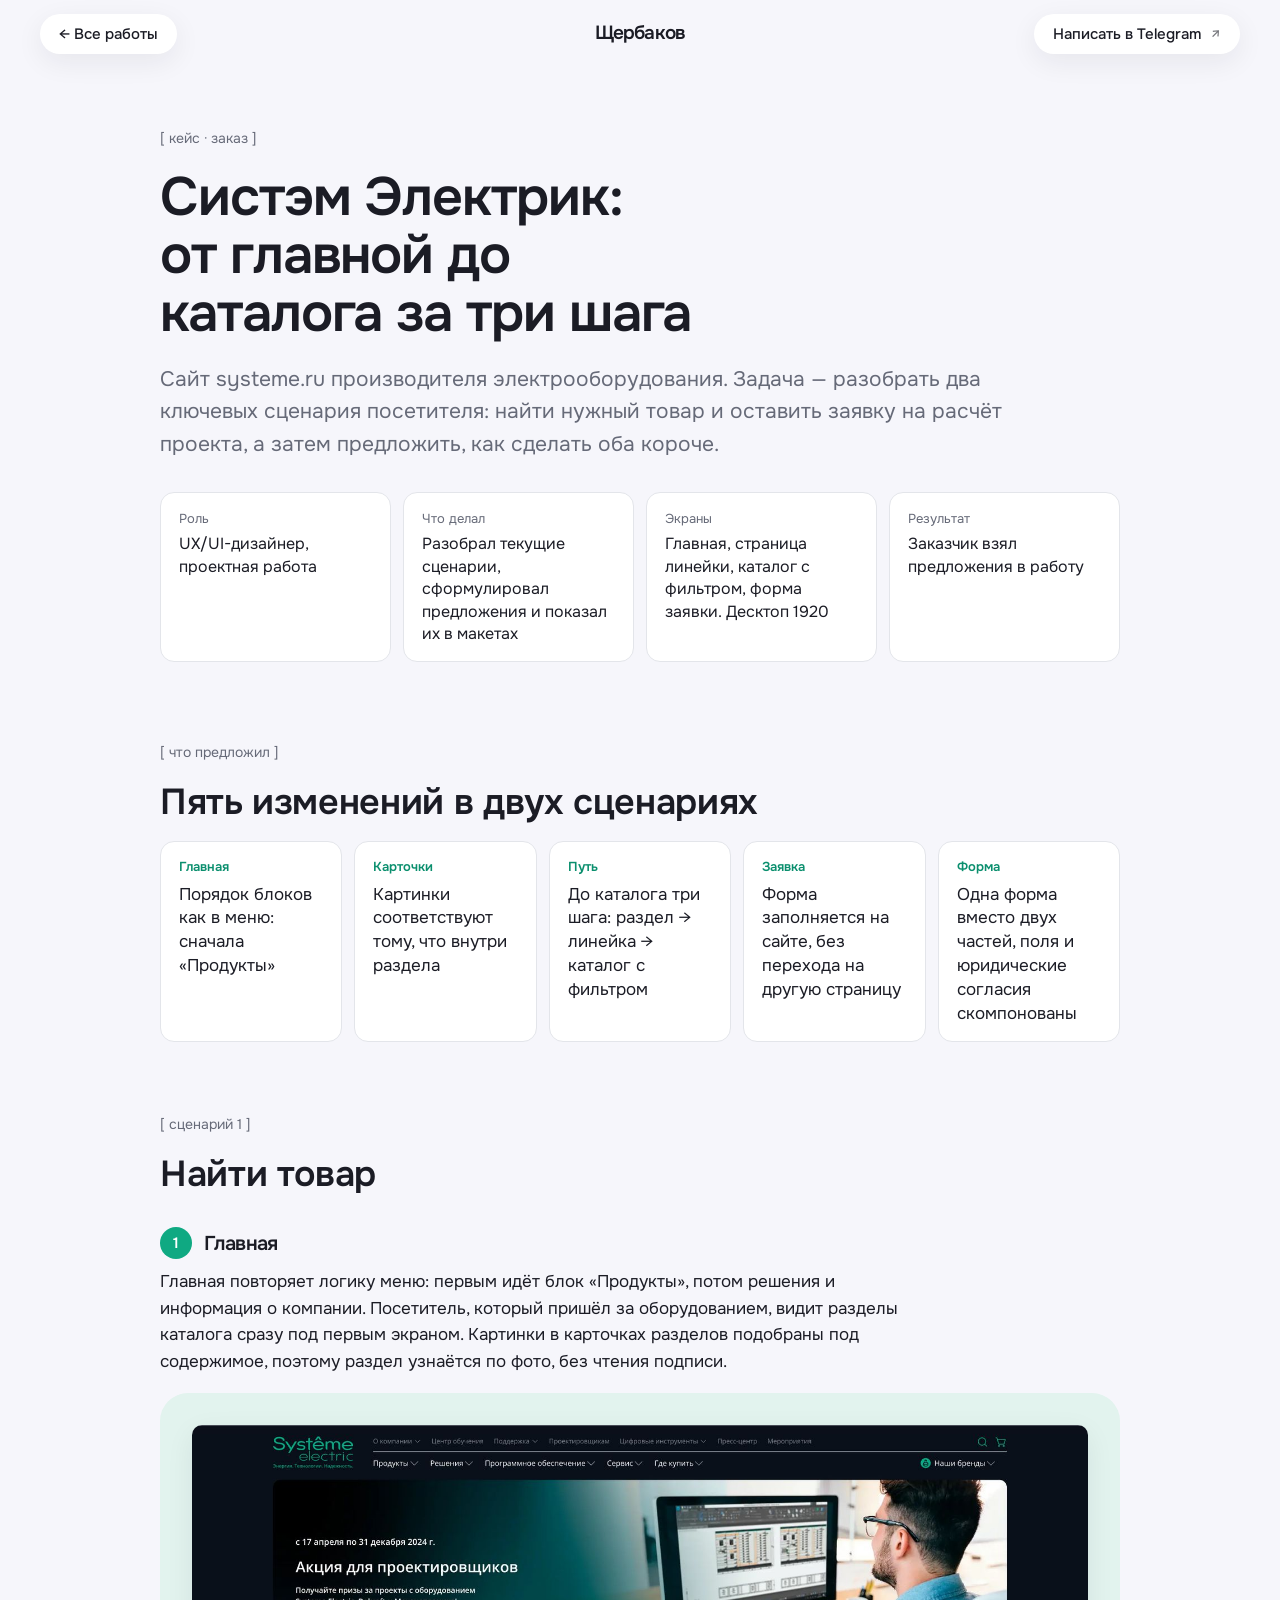
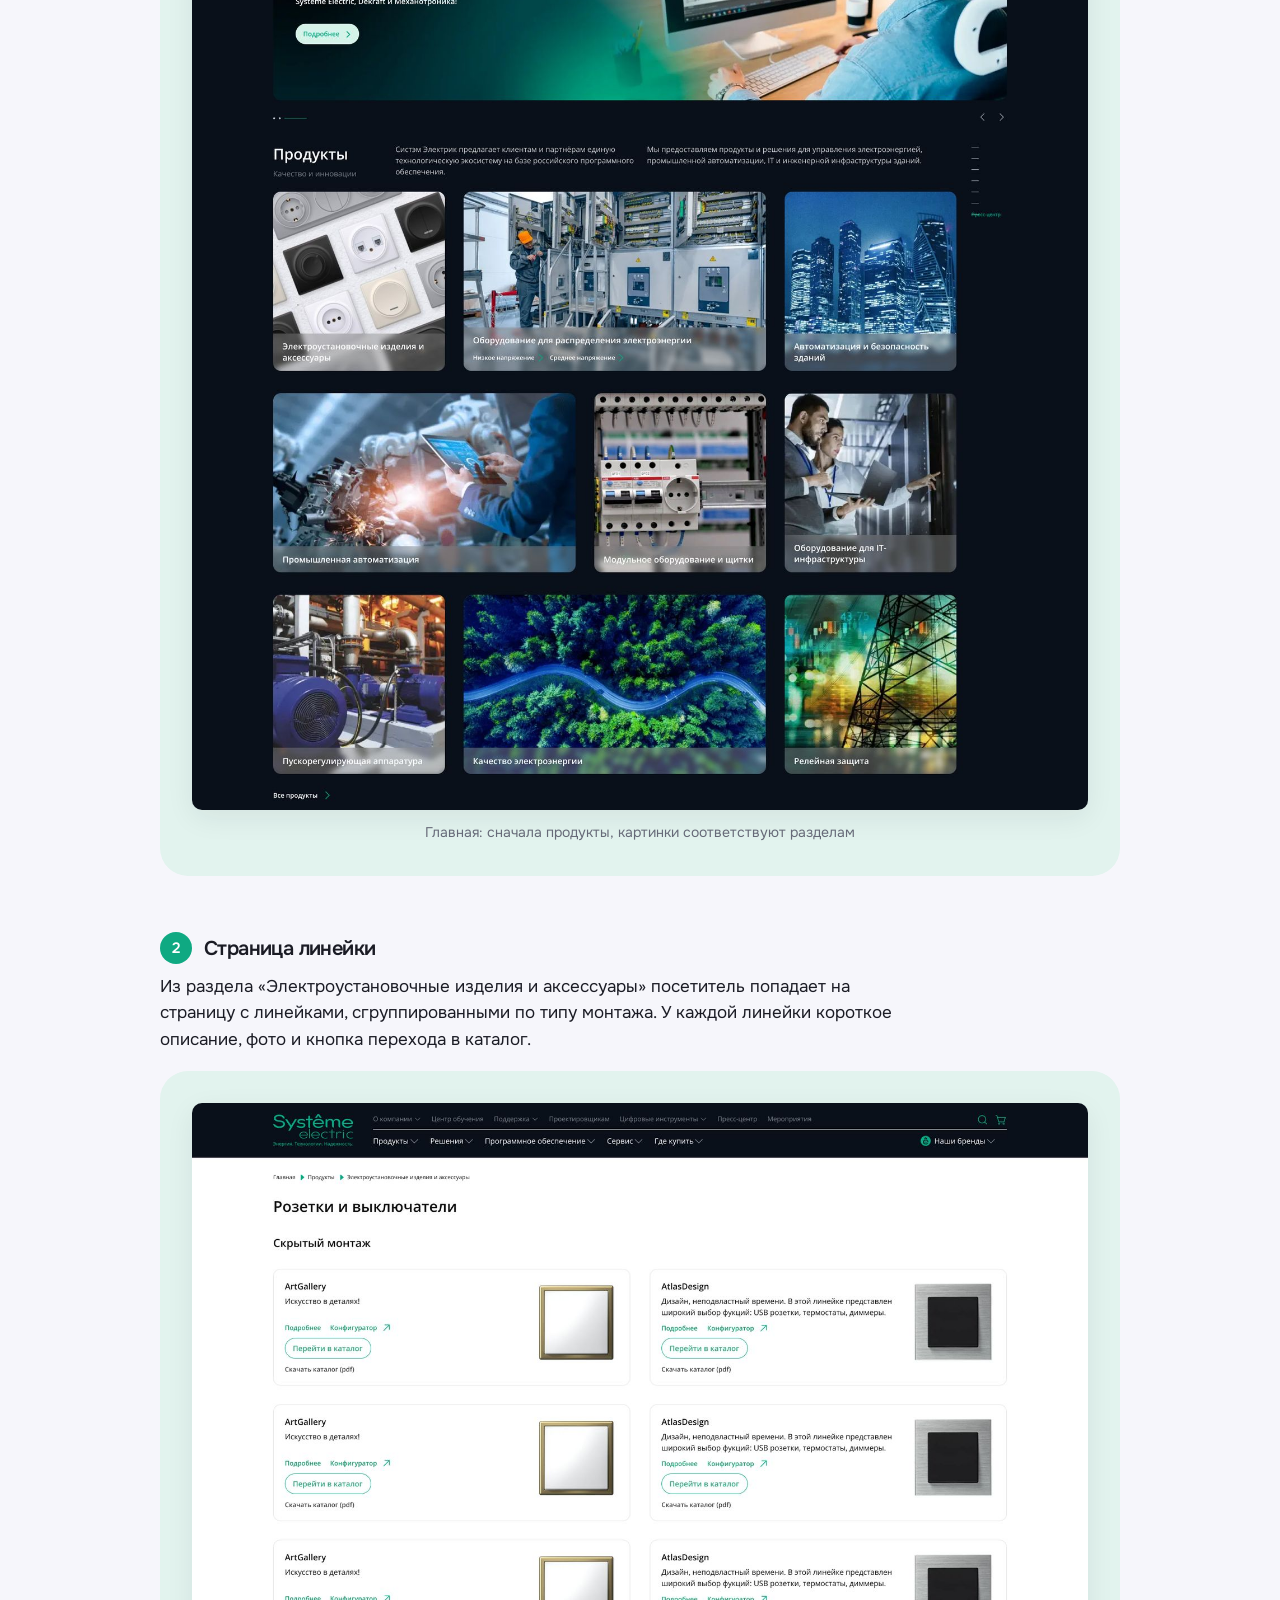
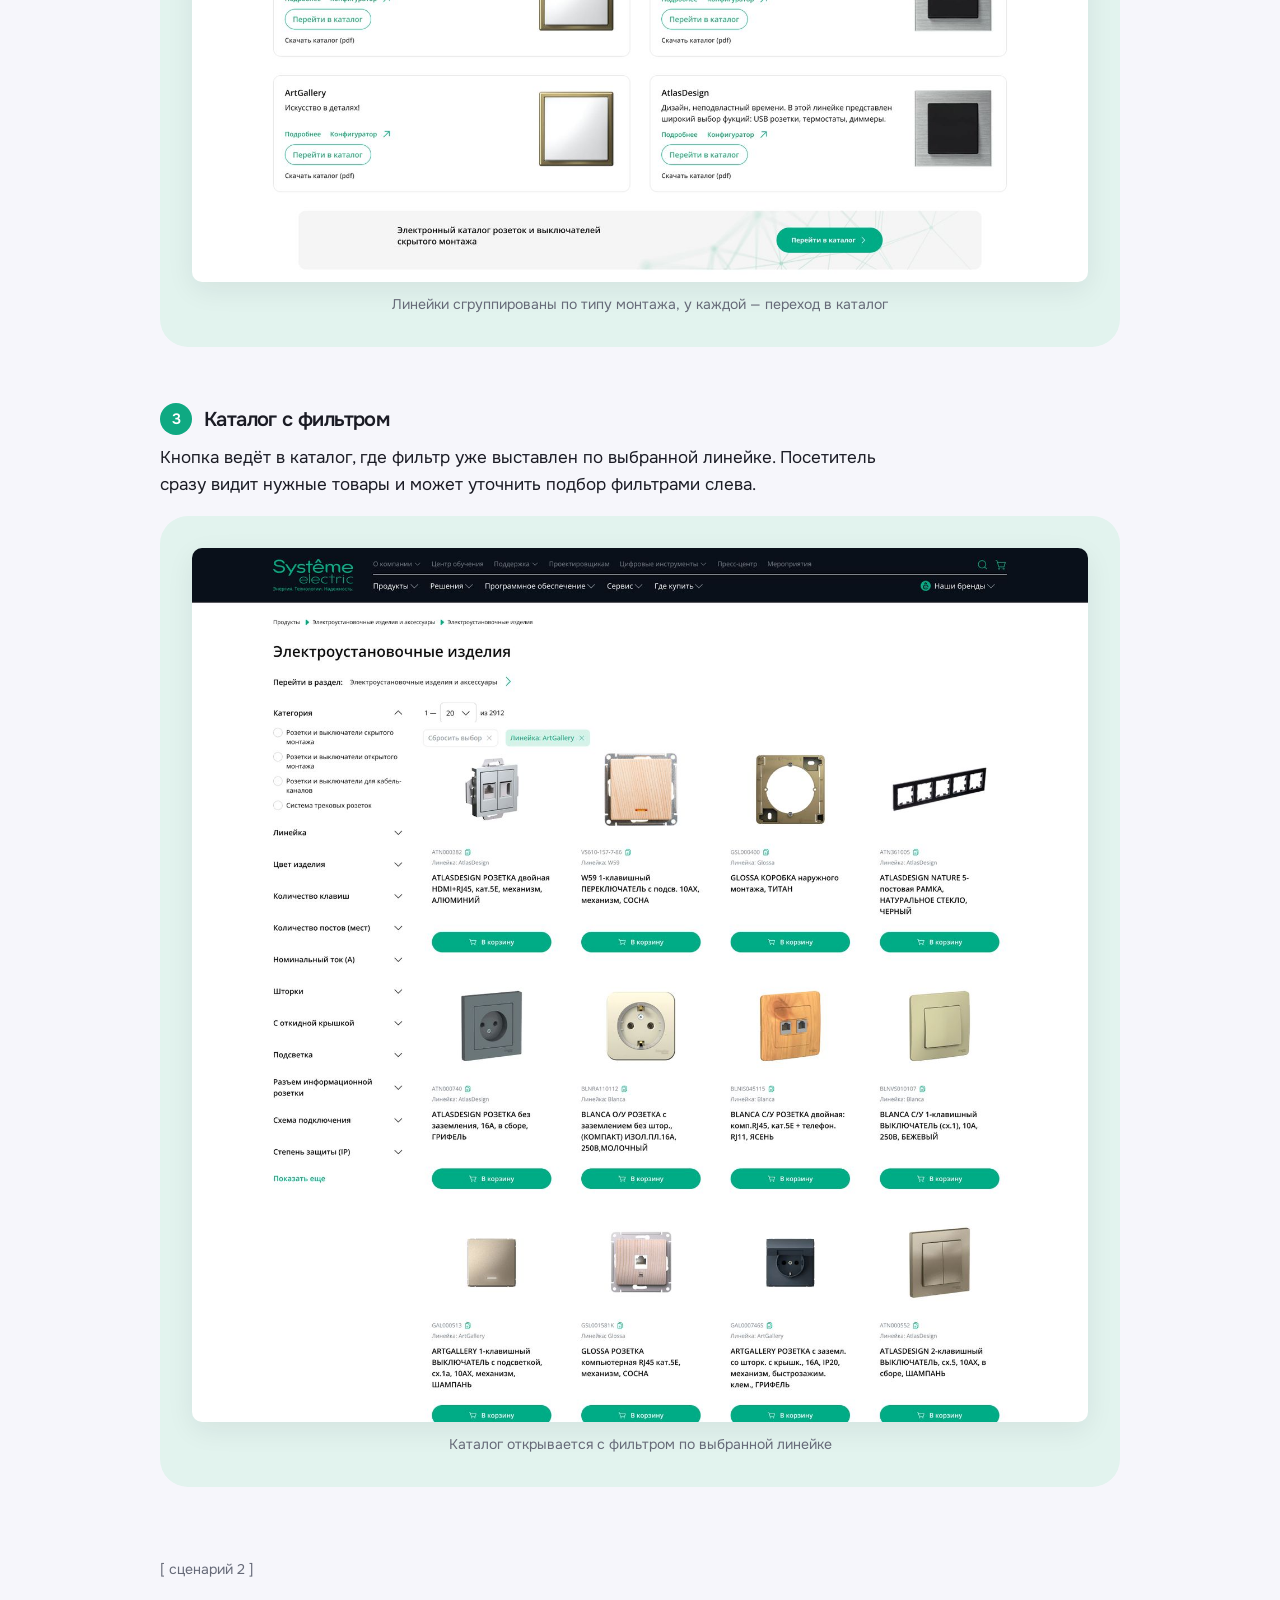
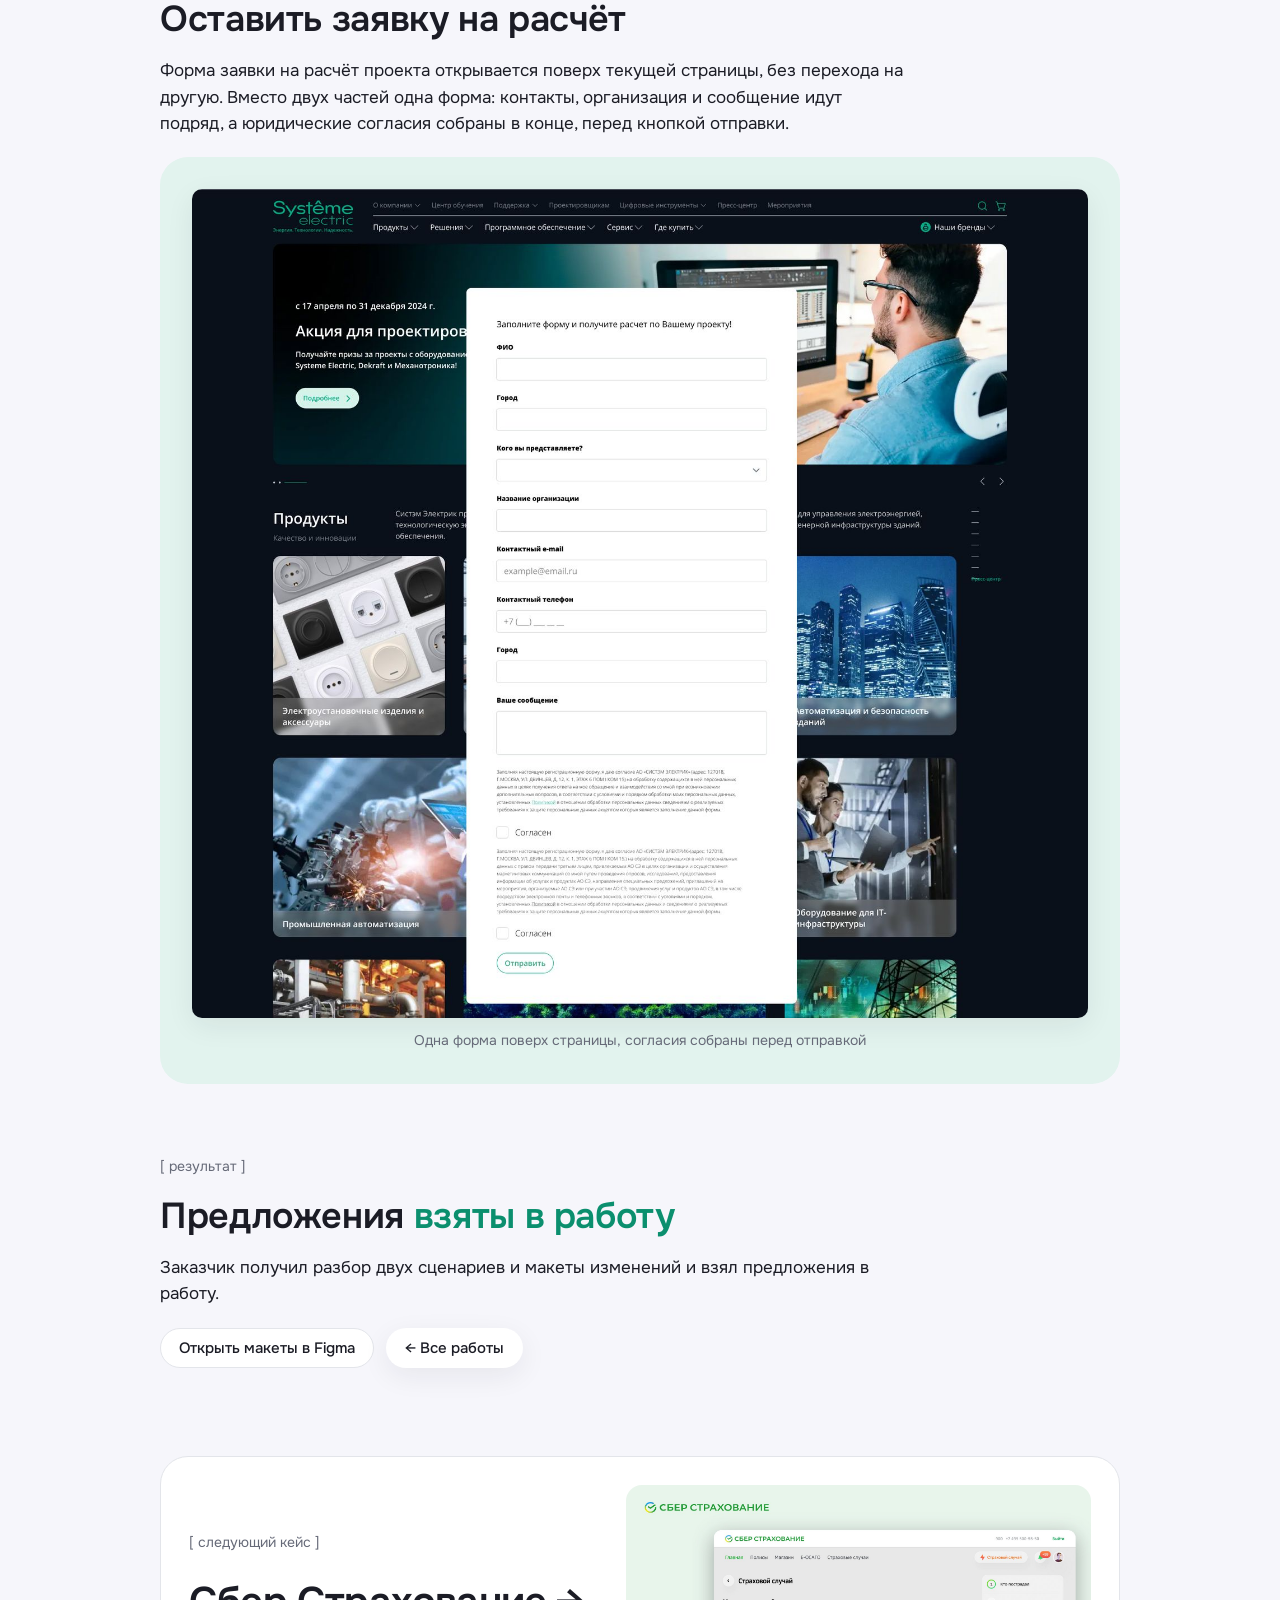
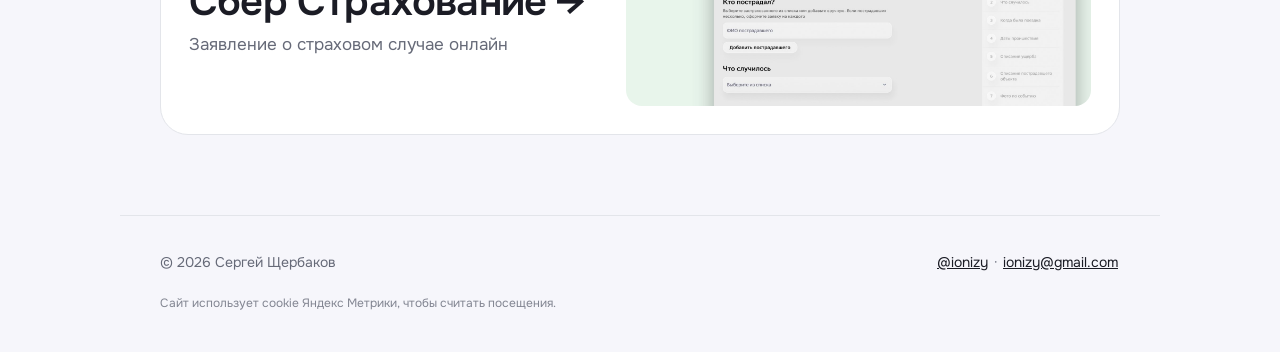
<file: case-systeme.html>
<!DOCTYPE html>
<html lang="ru">
<head>
    <meta charset="UTF-8">
    <meta name="viewport" content="width=device-width, initial-scale=1.0, viewport-fit=cover">
    <title>Кейс: Систэм Электрик, сайт systeme.ru — Сергей Щербаков</title>
    <meta name="description" content="Кейс Сергея Щербакова: короче путь от главной до каталога и заявка без переходов на сайте производителя электрооборудования.">
    <meta property="og:type" content="website">
    <meta property="og:site_name" content="Сергей Щербаков">
    <meta property="og:locale" content="ru_RU">
    <meta property="og:url" content="https://sputnik101.github.io/portfolio/case-systeme.html">
    <meta property="og:title" content="Кейс: Систэм Электрик, сайт systeme.ru — Сергей Щербаков">
    <meta property="og:description" content="Путь от главной до каталога за три шага и форма заявки прямо на странице.">
    <meta property="og:image" content="https://sputnik101.github.io/portfolio/img/og.jpg">
    <meta property="og:image:width" content="1200">
    <meta property="og:image:height" content="630">
    <meta name="twitter:card" content="summary_large_image">
    <link rel="icon" href="favicon.svg" type="image/svg+xml">
    <link rel="preconnect" href="https://fonts.googleapis.com">
    <link rel="preconnect" href="https://fonts.gstatic.com" crossorigin>
    <link href="https://fonts.googleapis.com/css2?family=Onest:wght@400;500;600&display=swap" rel="stylesheet">
    <link rel="stylesheet" href="style.css?v=41">
    <link rel="stylesheet" href="case.css?v=14">
    <!-- Yandex.Metrika counter -->
    <script type="text/javascript">
        (function(m,e,t,r,i,k,a){
            m[i]=m[i]||function(){(m[i].a=m[i].a||[]).push(arguments)};
            m[i].l=1*new Date();
            for (var j = 0; j < document.scripts.length; j++) {if (document.scripts[j].src === r) { return; }}
            k=e.createElement(t),a=e.getElementsByTagName(t)[0],k.async=1,k.src=r,a.parentNode.insertBefore(k,a)
        })(window, document,'script','https://mc.yandex.ru/metrika/tag.js?id=114486975', 'ym');

        ym(114486975, 'init', {ssr:true, webvisor:true, clickmap:true, ecommerce:"dataLayer", referrer: document.referrer, url: location.href, accurateTrackBounce:true, trackLinks:true});

        // цели: клики по контактам, PDF, резюме, RuStore и кейсам
        document.addEventListener('click', function (e) {
            var a = e.target.closest && e.target.closest('a');
            if (!a) return;
            var h = a.getAttribute('href') || '', g = null;
            if (h.indexOf('t.me/') > -1) g = 'telegram';
            else if (/\.pdf$/.test(h)) g = 'pdf';
            else if (h.indexOf('hh.ru') > -1) g = 'hh';
            else if (h.indexOf('mailto:') === 0) g = 'email';
            else if (h.indexOf('tel:') === 0) g = 'phone';
            else if (h.indexOf('rustore.ru') > -1) g = 'rustore';
            else if (h.indexOf('figma.com') > -1) g = 'figma';
            else if (/case-[a-z]+\.html/.test(h)) g = 'case';
            if (g && window.ym) ym(114486975, 'reachGoal', g);
        }, true);
    </script>
    <noscript><div><img src="https://mc.yandex.ru/watch/114486975" style="position:absolute; left:-9999px;" alt="" /></div></noscript>
    <!-- /Yandex.Metrika counter -->
</head>
<body class="case-page case-se">

    <header class="topbar">
        <a href="index.html#work" class="pill">← Все работы</a>
        <a href="index.html" class="wordmark">Щербаков</a>
        <a href="https://t.me/ionizy" class="pill" target="_blank" rel="noopener noreferrer">Написать в Telegram <span class="ext" aria-hidden="true">↗</span></a>
    </header>

    <main class="case">

        <section class="case-hero">
            <p class="label">[ кейс · заказ ]</p>
            <h1>Систэм Электрик: от главной до каталога за три шага</h1>
            <p class="case-lead">Сайт systeme.ru производителя электрооборудования. Задача — разобрать два ключевых сценария посетителя: найти нужный товар и оставить заявку на расчёт проекта, а затем предложить, как сделать оба короче.</p>
            <dl class="case-facts">
                <div><dt>Роль</dt><dd>UX/UI-дизайнер, проектная работа</dd></div>
                <div><dt>Что делал</dt><dd>Разобрал текущие сценарии, сформулировал предложения и показал их в макетах</dd></div>
                <div><dt>Экраны</dt><dd>Главная, страница линейки, каталог с фильтром, форма заявки. Десктоп 1920</dd></div>
                <div><dt>Результат</dt><dd>Заказчик взял предложения в работу</dd></div>
            </dl>
        </section>

        <section class="case-block">
            <p class="label">[ что предложил ]</p>
            <h2>Пять изменений в двух сценариях</h2>
            <ol class="case-steps">
                <li><span>Главная</span>Порядок блоков как в меню: сначала «Продукты»</li>
                <li><span>Карточки</span>Картинки соответствуют тому, что внутри раздела</li>
                <li><span>Путь</span>До каталога три шага: раздел → линейка → каталог с фильтром</li>
                <li><span>Заявка</span>Форма заполняется на сайте, без перехода на другую страницу</li>
                <li><span>Форма</span>Одна форма вместо двух частей, поля и юридические согласия скомпонованы</li>
            </ol>
        </section>

        <section class="case-block">
            <p class="label">[ сценарий 1 ]</p>
            <h2>Найти товар</h2>

            <div class="case-flow">
                <article>
                    <h3><span>1</span>Главная</h3>
                    <p>Главная повторяет логику меню: первым идёт блок «Продукты», потом решения и информация о компании. Посетитель, который пришёл за оборудованием, видит разделы каталога сразу под первым экраном. Картинки в карточках разделов подобраны под содержимое, поэтому раздел узнаётся по фото, без чтения подписи.</p>
                    <figure class="case-shot">
                        <img src="img/cases/systeme/01-home.jpg" alt="Главная systeme.ru: блок «Продукты» сразу под первым экраном" loading="lazy" width="1600" height="1760">
                        <figcaption>Главная: сначала продукты, картинки соответствуют разделам</figcaption>
                    </figure>
                </article>
                <article>
                    <h3><span>2</span>Страница линейки</h3>
                    <p>Из раздела «Электроустановочные изделия и аксессуары» посетитель попадает на страницу с линейками, сгруппированными по типу монтажа. У каждой линейки короткое описание, фото и кнопка перехода в каталог.</p>
                    <figure class="case-shot">
                        <img src="img/cases/systeme/02-line.jpg" alt="Страница «Розетки и выключатели»: линейки скрытого и открытого монтажа" loading="lazy" width="1600" height="1390">
                        <figcaption>Линейки сгруппированы по типу монтажа, у каждой — переход в каталог</figcaption>
                    </figure>
                </article>
                <article>
                    <h3><span>3</span>Каталог с фильтром</h3>
                    <p>Кнопка ведёт в каталог, где фильтр уже выставлен по выбранной линейке. Посетитель сразу видит нужные товары и может уточнить подбор фильтрами слева.</p>
                    <figure class="case-shot">
                        <img src="img/cases/systeme/03-catalog.jpg" alt="Каталог электроустановочных изделий с фильтром по линейке" loading="lazy" width="1600" height="1560">
                        <figcaption>Каталог открывается с фильтром по выбранной линейке</figcaption>
                    </figure>
                </article>
            </div>
        </section>

        <section class="case-block">
            <p class="label">[ сценарий 2 ]</p>
            <h2>Оставить заявку на расчёт</h2>
            <p class="case-text">Форма заявки на расчёт проекта открывается поверх текущей страницы, без перехода на другую. Вместо двух частей одна форма: контакты, организация и сообщение идут подряд, а юридические согласия собраны в конце, перед кнопкой отправки.</p>
            <figure class="case-shot">
                <img src="img/cases/systeme/04-form.jpg" alt="Форма заявки поверх главной страницы" loading="lazy" width="1600" height="1480">
                <figcaption>Одна форма поверх страницы, согласия собраны перед отправкой</figcaption>
            </figure>
        </section>

        <section class="case-block case-result">
            <p class="label">[ результат ]</p>
            <h2>Предложения <span>взяты в работу</span></h2>
            <p class="case-text">Заказчик получил разбор двух сценариев и макеты изменений и взял предложения в работу.</p>
            <div class="case-actions">
                <a class="pill pill-line" href="https://www.figma.com/design/rB2tL3rSCTp4kgsamEe9Dk/Freelance?node-id=0-1" target="_blank" rel="noopener noreferrer">Открыть макеты в Figma</a>
                <a class="pill" href="index.html#work">← Все работы</a>
            </div>
        </section>

        <nav class="case-next" aria-label="Следующий кейс">
            <a href="case-sber.html">
                <span class="case-next-text">
                    <span class="label">[ следующий кейс ]</span>
                    <span class="case-next-title">Сбер Страхование <span aria-hidden="true">→</span></span>
                    <span class="case-next-sub">Заявление о страховом случае онлайн</span>
                </span>
                <img src="img/portfolio/cover-sber.jpg" alt="" loading="lazy" width="1748" height="832">
            </a>
        </nav>

    </main>

    <footer class="case-footer">
        <p>© 2026 Сергей Щербаков</p>
        <p><a href="https://t.me/ionizy" target="_blank" rel="noopener noreferrer">@ionizy</a> · <a href="mailto:ionizy@gmail.com">ionizy@gmail.com</a></p>
        <p class="cookie-note">Сайт использует cookie Яндекс Метрики, чтобы считать посещения.</p>
    </footer>

    <script>(() => { const t = () => document.body.classList.toggle('is-scrolled', window.scrollY > 40); window.addEventListener('scroll', t, { passive: true }); t(); })();</script>
    <script src="case.js?v=2" defer></script>
</body>
</html>
</file>
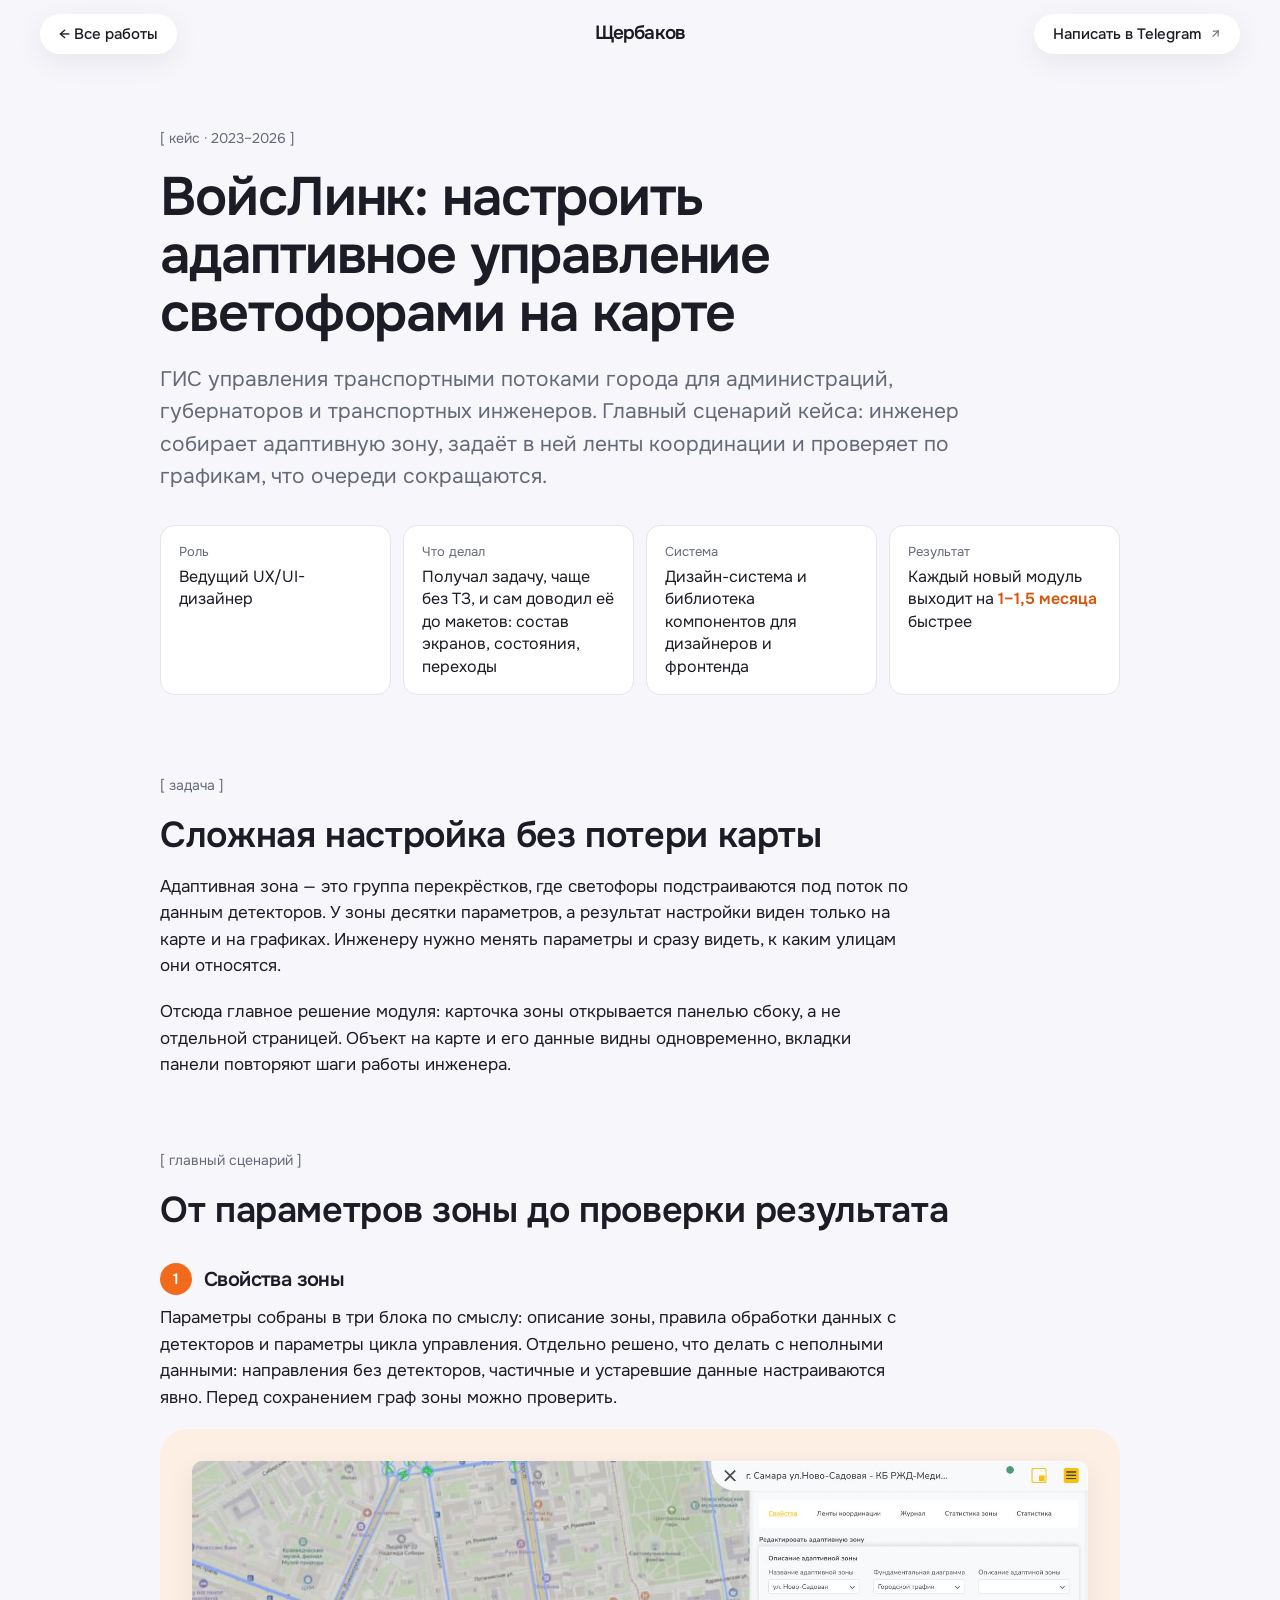
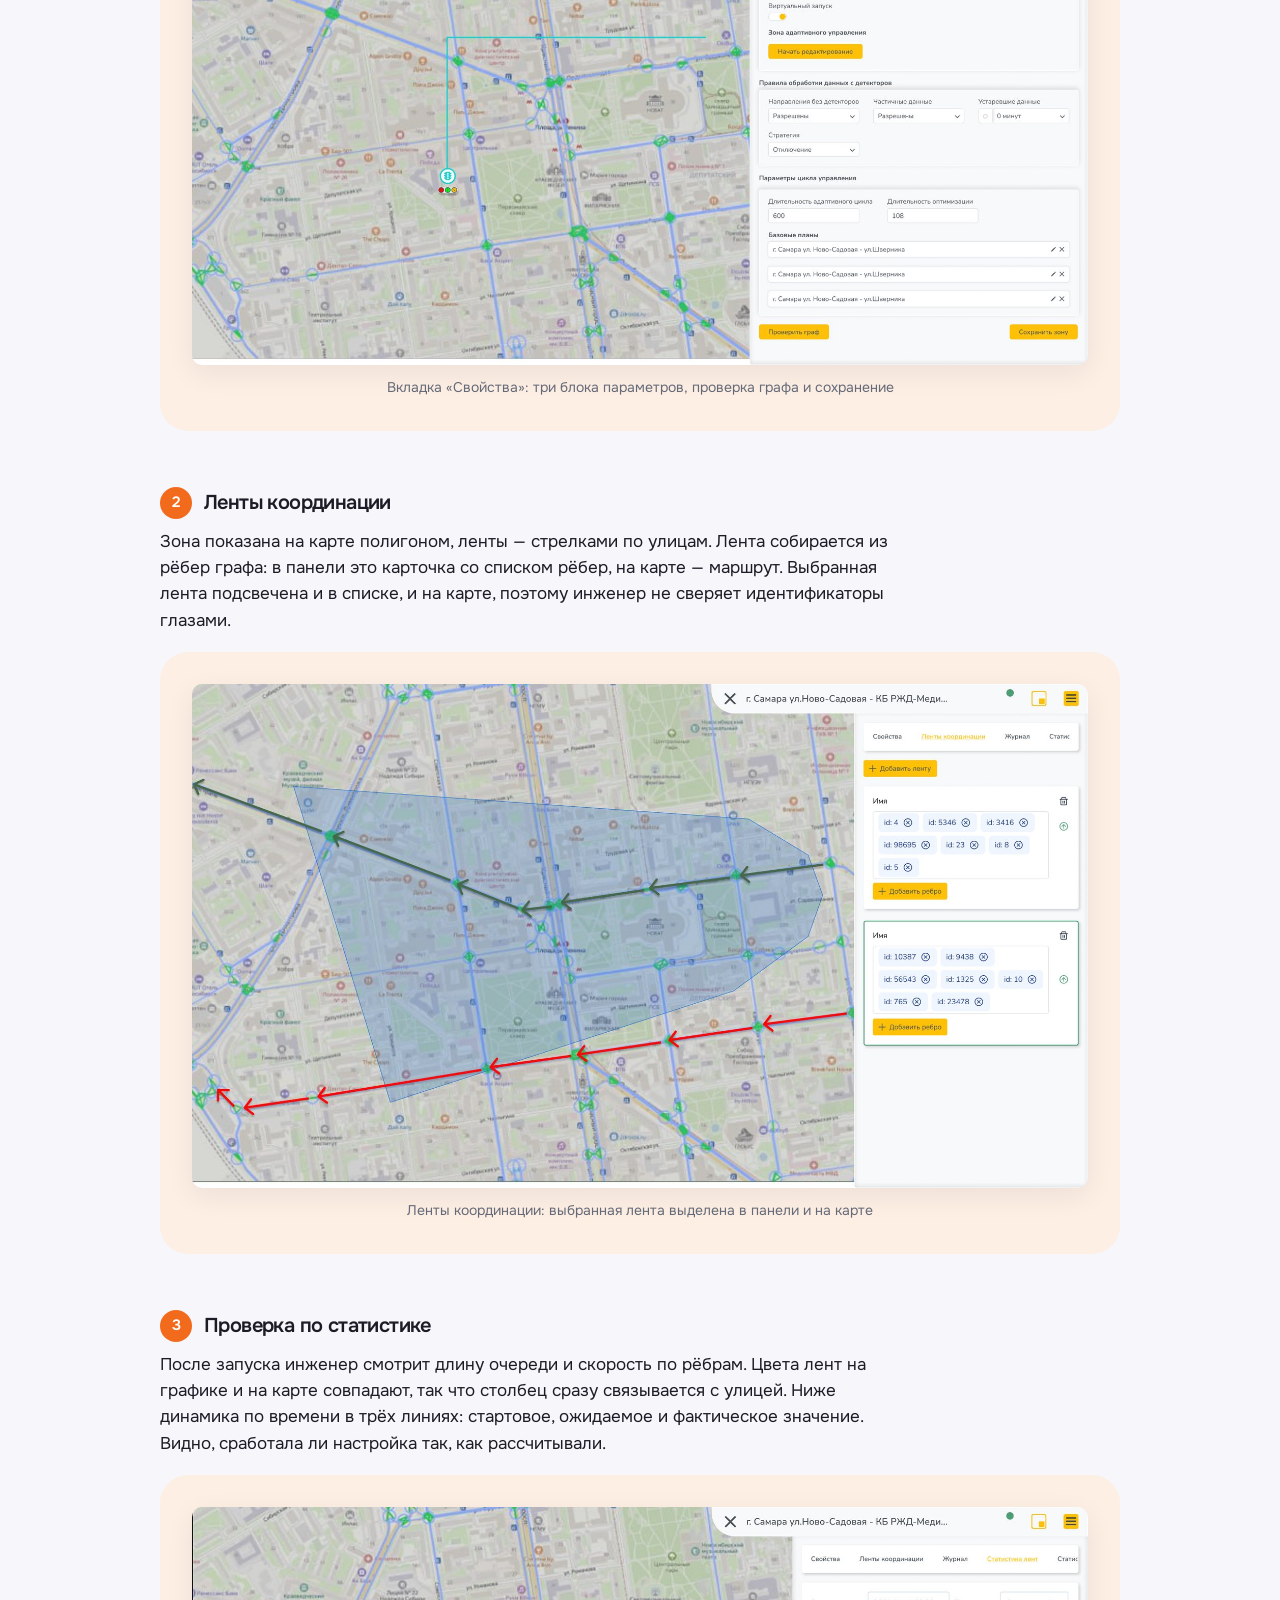
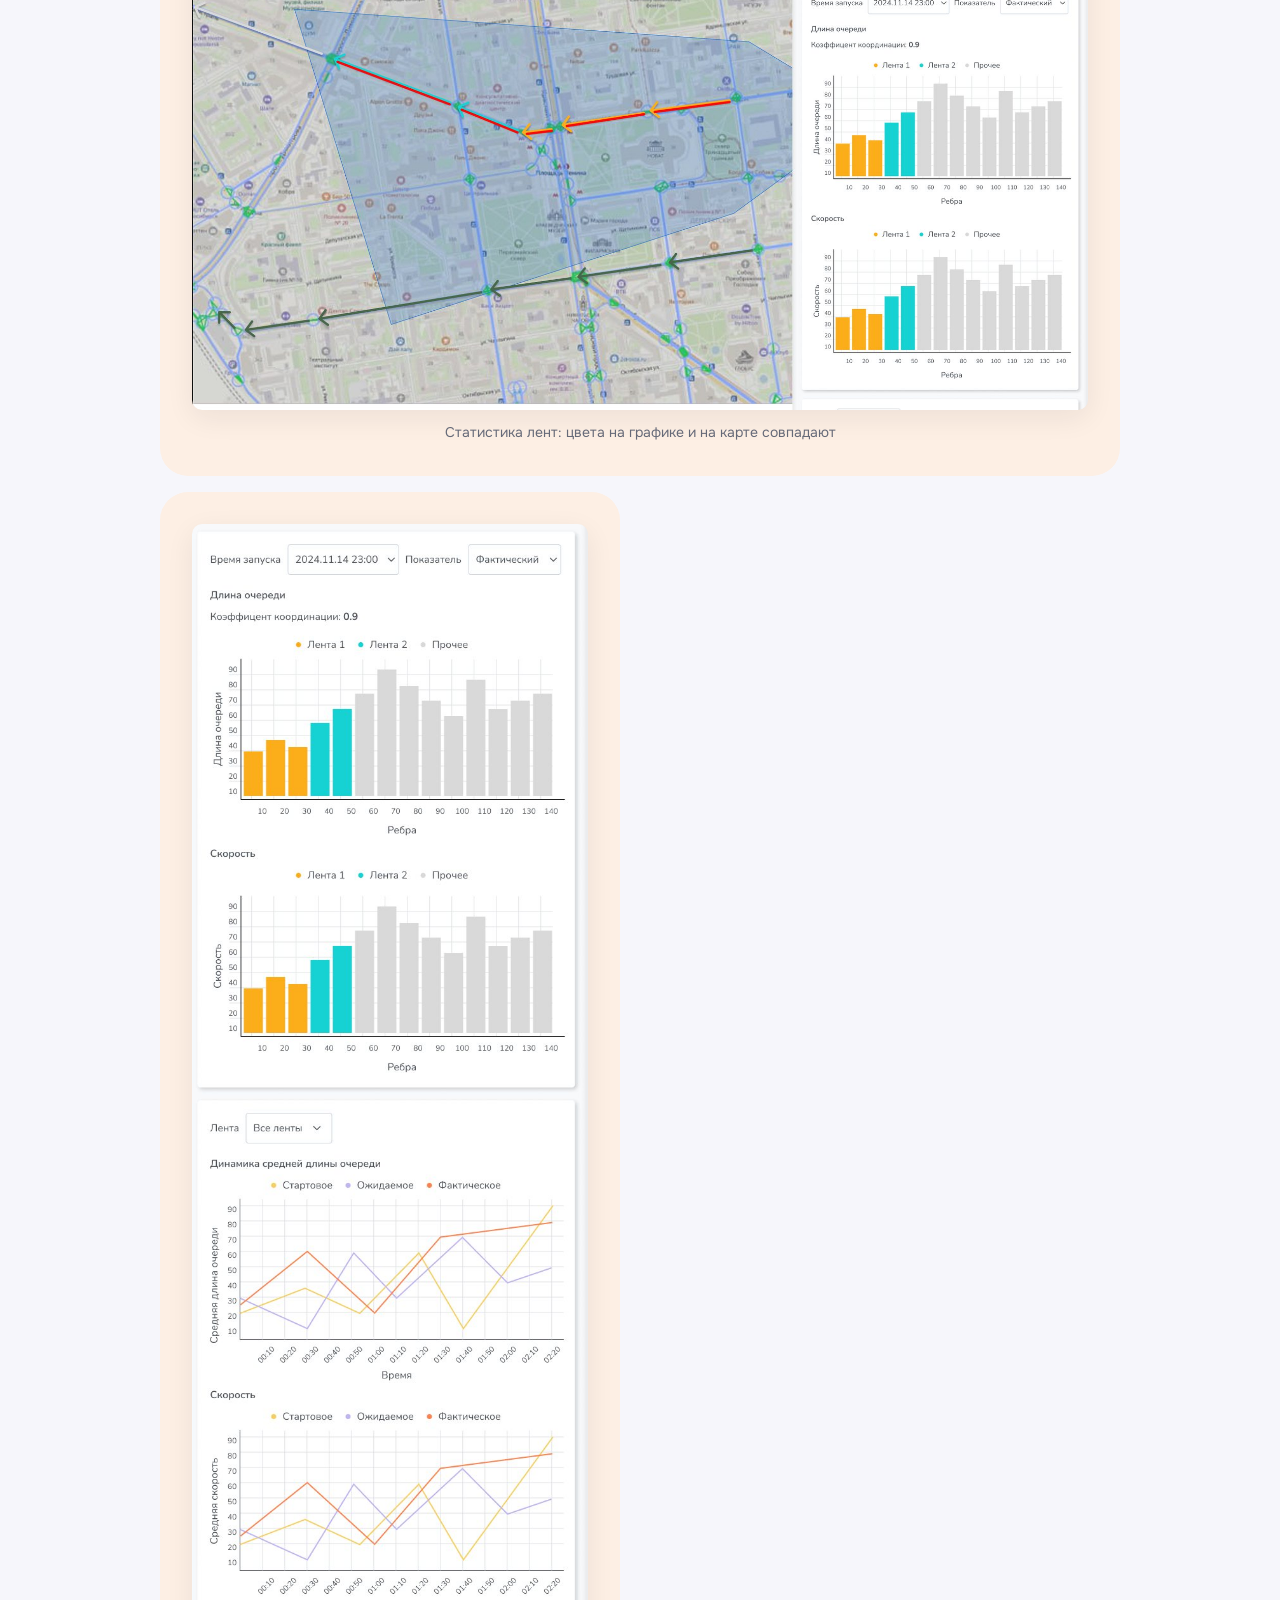
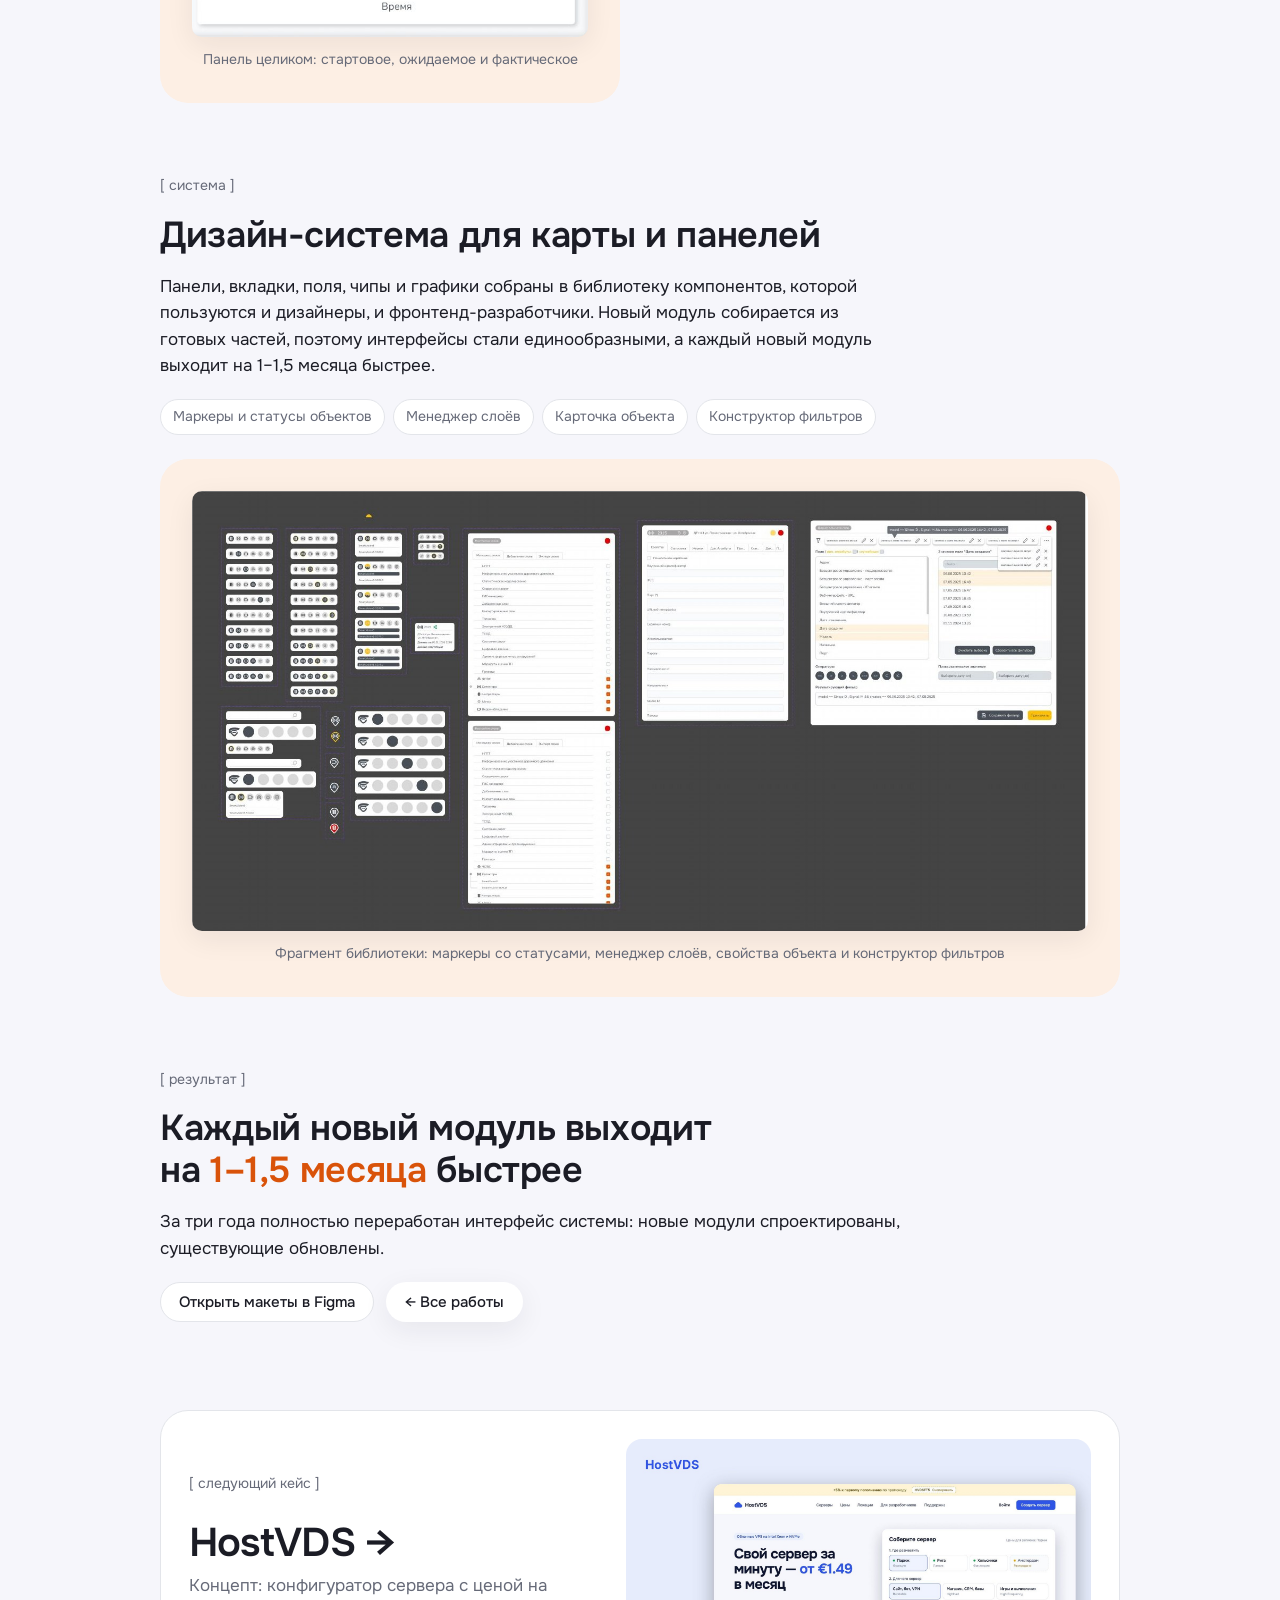
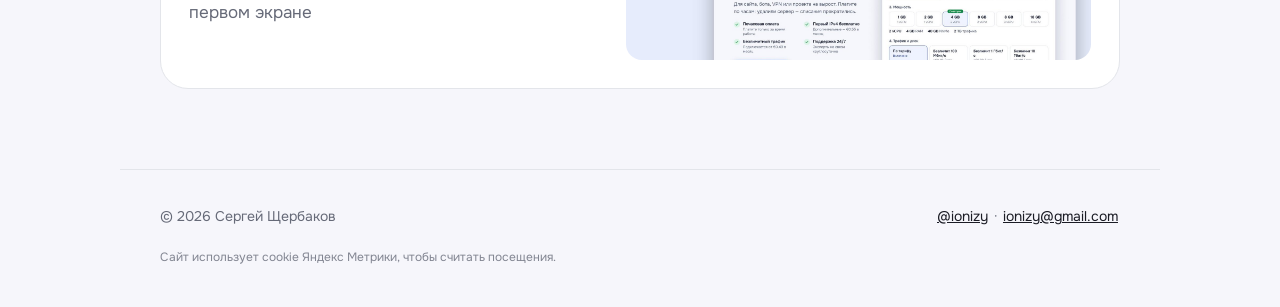
<file: case-voicelink.html>
<!DOCTYPE html>
<html lang="ru">
<head>
    <meta charset="UTF-8">
    <meta name="viewport" content="width=device-width, initial-scale=1.0, viewport-fit=cover">
    <title>Кейс: ВойсЛинк, ГИС управления транспортом — Сергей Щербаков</title>
    <meta name="description" content="Кейс Сергея Щербакова: интерфейс ГИС управления транспортными потоками города. Сценарий настройки адаптивной зоны светофорного управления.">
    <meta property="og:type" content="website">
    <meta property="og:site_name" content="Сергей Щербаков">
    <meta property="og:locale" content="ru_RU">
    <meta property="og:url" content="https://sputnik101.github.io/portfolio/case-voicelink.html">
    <meta property="og:title" content="Кейс: ВойсЛинк, ГИС управления транспортом — Сергей Щербаков">
    <meta property="og:description" content="Настройка адаптивного управления светофорами на карте и дизайн-система: каждый новый модуль выходит на 1–1,5 месяца быстрее.">
    <meta property="og:image" content="https://sputnik101.github.io/portfolio/img/og.jpg">
    <meta property="og:image:width" content="1200">
    <meta property="og:image:height" content="630">
    <meta name="twitter:card" content="summary_large_image">
    <link rel="icon" href="favicon.svg" type="image/svg+xml">
    <link rel="preconnect" href="https://fonts.googleapis.com">
    <link rel="preconnect" href="https://fonts.gstatic.com" crossorigin>
    <link href="https://fonts.googleapis.com/css2?family=Onest:wght@400;500;600&display=swap" rel="stylesheet">
    <link rel="stylesheet" href="style.css?v=41">
    <link rel="stylesheet" href="case.css?v=14">
    <!-- Yandex.Metrika counter -->
    <script type="text/javascript">
        (function(m,e,t,r,i,k,a){
            m[i]=m[i]||function(){(m[i].a=m[i].a||[]).push(arguments)};
            m[i].l=1*new Date();
            for (var j = 0; j < document.scripts.length; j++) {if (document.scripts[j].src === r) { return; }}
            k=e.createElement(t),a=e.getElementsByTagName(t)[0],k.async=1,k.src=r,a.parentNode.insertBefore(k,a)
        })(window, document,'script','https://mc.yandex.ru/metrika/tag.js?id=114486975', 'ym');

        ym(114486975, 'init', {ssr:true, webvisor:true, clickmap:true, ecommerce:"dataLayer", referrer: document.referrer, url: location.href, accurateTrackBounce:true, trackLinks:true});

        // цели: клики по контактам, PDF, резюме, RuStore и кейсам
        document.addEventListener('click', function (e) {
            var a = e.target.closest && e.target.closest('a');
            if (!a) return;
            var h = a.getAttribute('href') || '', g = null;
            if (h.indexOf('t.me/') > -1) g = 'telegram';
            else if (/\.pdf$/.test(h)) g = 'pdf';
            else if (h.indexOf('hh.ru') > -1) g = 'hh';
            else if (h.indexOf('mailto:') === 0) g = 'email';
            else if (h.indexOf('tel:') === 0) g = 'phone';
            else if (h.indexOf('rustore.ru') > -1) g = 'rustore';
            else if (h.indexOf('figma.com') > -1) g = 'figma';
            else if (/case-[a-z]+\.html/.test(h)) g = 'case';
            if (g && window.ym) ym(114486975, 'reachGoal', g);
        }, true);
    </script>
    <noscript><div><img src="https://mc.yandex.ru/watch/114486975" style="position:absolute; left:-9999px;" alt="" /></div></noscript>
    <!-- /Yandex.Metrika counter -->
</head>
<body class="case-page case-vl">

    <header class="topbar">
        <a href="index.html#work" class="pill">← Все работы</a>
        <a href="index.html" class="wordmark">Щербаков</a>
        <a href="https://t.me/ionizy" class="pill" target="_blank" rel="noopener noreferrer">Написать в Telegram <span class="ext" aria-hidden="true">↗</span></a>
    </header>

    <main class="case">

        <section class="case-hero">
            <p class="label">[ кейс · 2023–2026 ]</p>
            <h1>ВойсЛинк: настроить адаптивное управление светофорами на карте</h1>
            <p class="case-lead">ГИС управления транспортными потоками города для администраций, губернаторов и транспортных инженеров. Главный сценарий кейса: инженер собирает адаптивную зону, задаёт в ней ленты координации и проверяет по графикам, что очереди сокращаются.</p>
            <dl class="case-facts">
                <div><dt>Роль</dt><dd>Ведущий UX/UI-дизайнер</dd></div>
                <div><dt>Что делал</dt><dd>Получал задачу, чаще без ТЗ, и сам доводил её до макетов: состав экранов, состояния, переходы</dd></div>
                <div><dt>Система</dt><dd>Дизайн-система и библиотека компонентов для дизайнеров и фронтенда</dd></div>
                <div><dt>Результат</dt><dd>Каждый новый модуль выходит на <strong>1–1,5 месяца</strong> быстрее</dd></div>
            </dl>
        </section>

        <section class="case-block">
            <p class="label">[ задача ]</p>
            <h2>Сложная настройка без потери карты</h2>
            <p class="case-text">Адаптивная зона — это группа перекрёстков, где светофоры подстраиваются под поток по данным детекторов. У зоны десятки параметров, а результат настройки виден только на карте и на графиках. Инженеру нужно менять параметры и сразу видеть, к каким улицам они относятся.</p>
            <p class="case-text">Отсюда главное решение модуля: карточка зоны открывается панелью сбоку, а не отдельной страницей. Объект на карте и его данные видны одновременно, вкладки панели повторяют шаги работы инженера.</p>
        </section>

        <section class="case-block">
            <p class="label">[ главный сценарий ]</p>
            <h2>От параметров зоны до проверки результата</h2>

            <div class="case-flow">
                <article>
                    <h3><span>1</span>Свойства зоны</h3>
                    <p>Параметры собраны в три блока по смыслу: описание зоны, правила обработки данных с детекторов и параметры цикла управления. Отдельно решено, что делать с неполными данными: направления без детекторов, частичные и устаревшие данные настраиваются явно. Перед сохранением граф зоны можно проверить.</p>
                    <figure class="case-shot ">
                        <img src="img/cases/voicelink/01-zone.jpg" alt="Карточка адаптивной зоны: вкладка «Свойства» рядом с картой" loading="lazy" width="1760" height="990">
                        <figcaption>Вкладка «Свойства»: три блока параметров, проверка графа и сохранение</figcaption>
                    </figure>
                </article>
                <article>
                    <h3><span>2</span>Ленты координации</h3>
                    <p>Зона показана на карте полигоном, ленты — стрелками по улицам. Лента собирается из рёбер графа: в панели это карточка со списком рёбер, на карте — маршрут. Выбранная лента подсвечена и в списке, и на карте, поэтому инженер не сверяет идентификаторы глазами.</p>
                    <figure class="case-shot ">
                        <img src="img/cases/voicelink/02-lanes.jpg" alt="Вкладка «Ленты координации»: зона и ленты на карте, список рёбер в панели" loading="lazy" width="1760" height="990">
                        <figcaption>Ленты координации: выбранная лента выделена в панели и на карте</figcaption>
                    </figure>
                </article>
                <article>
                    <h3><span>3</span>Проверка по статистике</h3>
                    <p>После запуска инженер смотрит длину очереди и скорость по рёбрам. Цвета лент на графике и на карте совпадают, так что столбец сразу связывается с улицей. Ниже динамика по времени в трёх линиях: стартовое, ожидаемое и фактическое значение. Видно, сработала ли настройка так, как рассчитывали.</p>
                    <figure class="case-shot ">
                        <img src="img/cases/voicelink/03-stats.jpg" alt="Вкладка «Статистика лент»: графики очереди и скорости рядом с картой" loading="lazy" width="1760" height="988">
                        <figcaption>Статистика лент: цвета на графике и на карте совпадают</figcaption>
                    </figure>
                    <figure class="case-shot case-shot-panel">
                        <img src="img/cases/voicelink/04-stats-panel.jpg" alt="Панель статистики целиком: очередь, скорость и динамика по времени" loading="lazy" width="623" height="1752">
                        <figcaption>Панель целиком: стартовое, ожидаемое и фактическое</figcaption>
                    </figure>
                </article>
            </div>
        </section>

        <section class="case-block">
            <p class="label">[ система ]</p>
            <h2>Дизайн-система для карты и панелей</h2>
            <p class="case-text">Панели, вкладки, поля, чипы и графики собраны в библиотеку компонентов, которой пользуются и дизайнеры, и фронтенд-разработчики. Новый модуль собирается из готовых частей, поэтому интерфейсы стали единообразными, а каждый новый модуль выходит на 1–1,5 месяца быстрее.</p>
            <ul class="tags case-tags">
                <li>Маркеры и статусы объектов</li><li>Менеджер слоёв</li><li>Карточка объекта</li><li>Конструктор фильтров</li>
            </ul>
            <figure class="case-shot">
                <img src="img/cases/voicelink/05-system.jpg" alt="Фрагмент библиотеки компонентов: маркеры со статусами, менеджер слоёв, карточка объекта, конструктор фильтров" loading="lazy" width="1686" height="828">
                <figcaption>Фрагмент библиотеки: маркеры со статусами, менеджер слоёв, свойства объекта и конструктор фильтров</figcaption>
            </figure>
        </section>

        <section class="case-block case-result">
            <p class="label">[ результат ]</p>
            <h2>Каждый новый модуль выходит на <span>1–1,5 месяца</span> быстрее</h2>
            <p class="case-text">За три года полностью переработан интерфейс системы: новые модули спроектированы, существующие обновлены.</p>
            <div class="case-actions">
                <a class="pill pill-line" href="https://www.figma.com/design/NIbmuJw8O9asFPpXjF39nE/%D0%92%D0%BE%D0%B9%D1%81-%D0%9B%D0%B8%D0%BD%D0%BA?node-id=69-334&amp;t=eQVYKzlmxrWiBqaJ-1" target="_blank" rel="noopener noreferrer">Открыть макеты в Figma</a>
                <a class="pill" href="index.html#work">← Все работы</a>
            </div>
        </section>

        <nav class="case-next" aria-label="Следующий кейс">
            <a href="case-hostvds.html">
                <span class="case-next-text">
                    <span class="label">[ следующий кейс ]</span>
                    <span class="case-next-title">HostVDS <span aria-hidden="true">→</span></span>
                    <span class="case-next-sub">Концепт: конфигуратор сервера с ценой на первом экране</span>
                </span>
                <img src="img/portfolio/cover-hostvds.jpg" alt="" loading="lazy" width="1748" height="832">
            </a>
        </nav>

    </main>

    <footer class="case-footer">
        <p>© 2026 Сергей Щербаков</p>
        <p><a href="https://t.me/ionizy" target="_blank" rel="noopener noreferrer">@ionizy</a> · <a href="mailto:ionizy@gmail.com">ionizy@gmail.com</a></p>
        <p class="cookie-note">Сайт использует cookie Яндекс Метрики, чтобы считать посещения.</p>
    </footer>

    <script>(() => { const t = () => document.body.classList.toggle('is-scrolled', window.scrollY > 40); window.addEventListener('scroll', t, { passive: true }); t(); })();</script>
    <script src="case.js?v=2" defer></script>
</body>
</html>
</file>
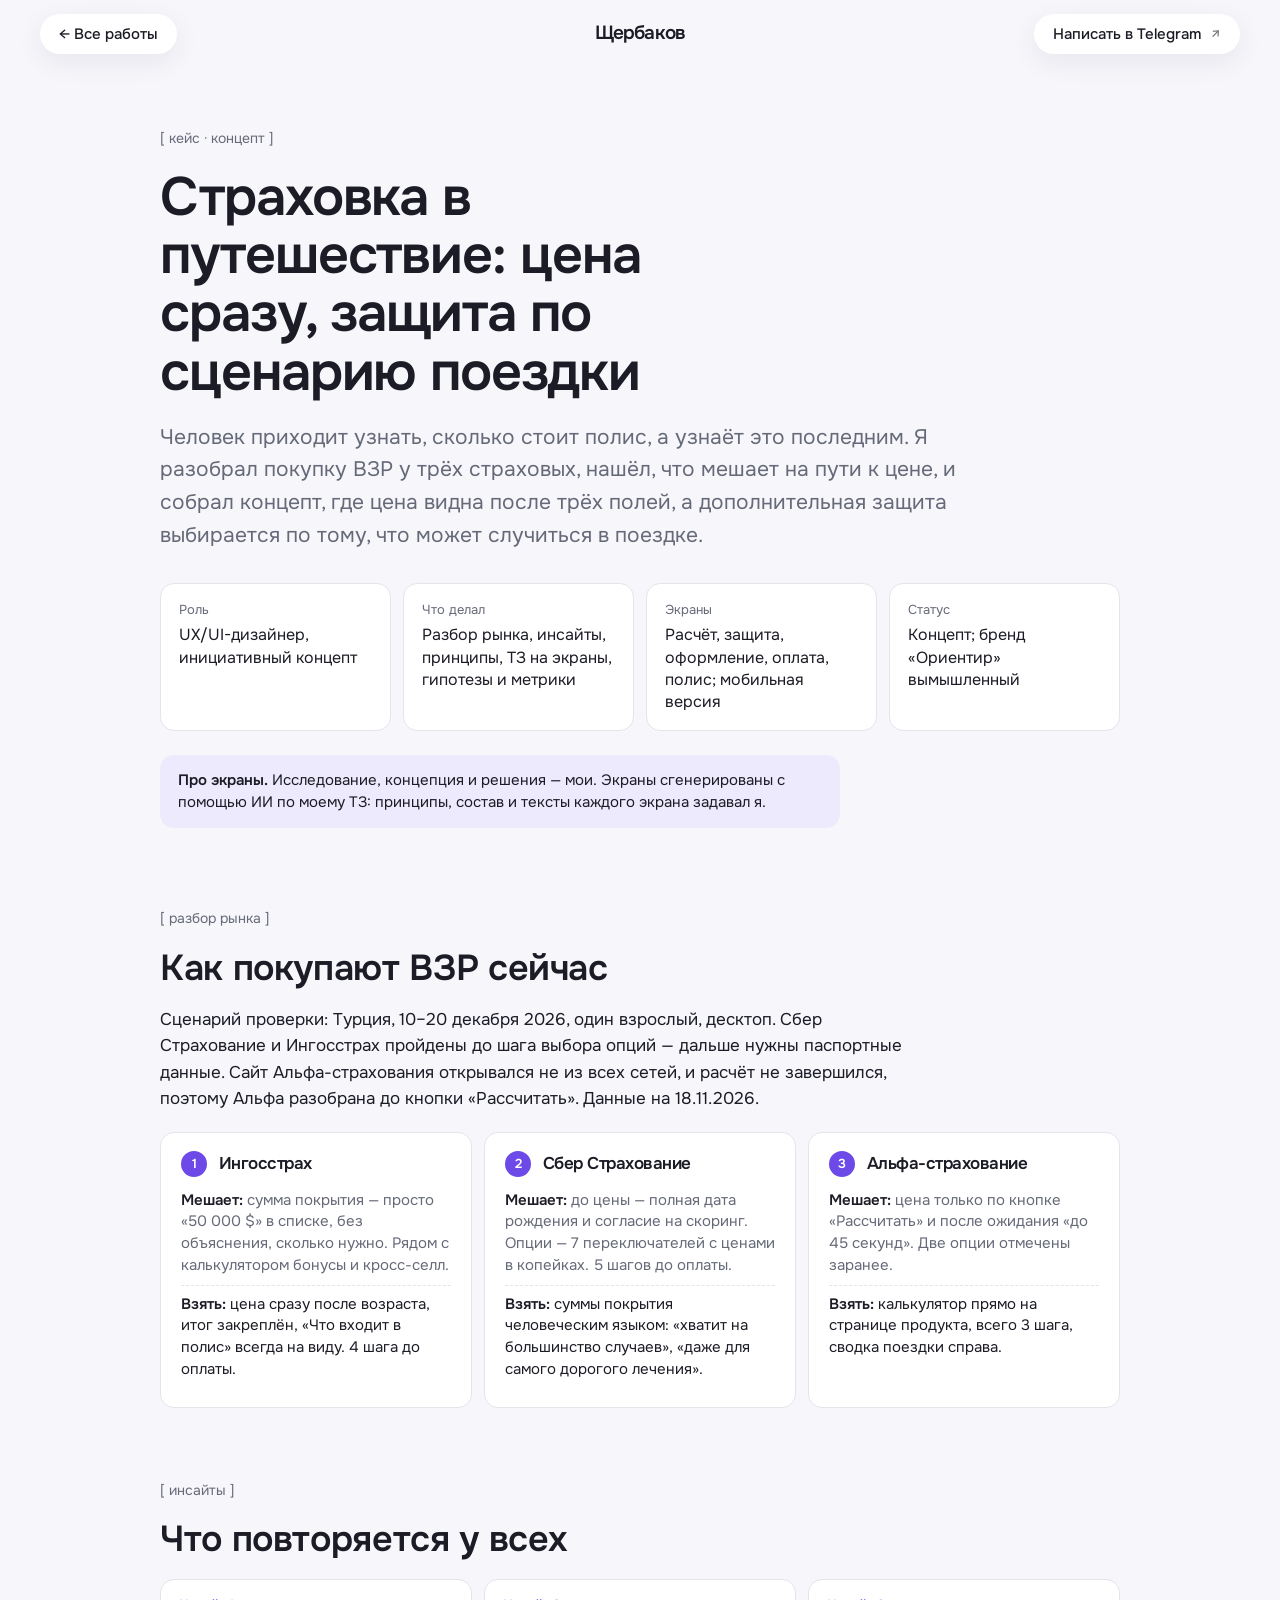
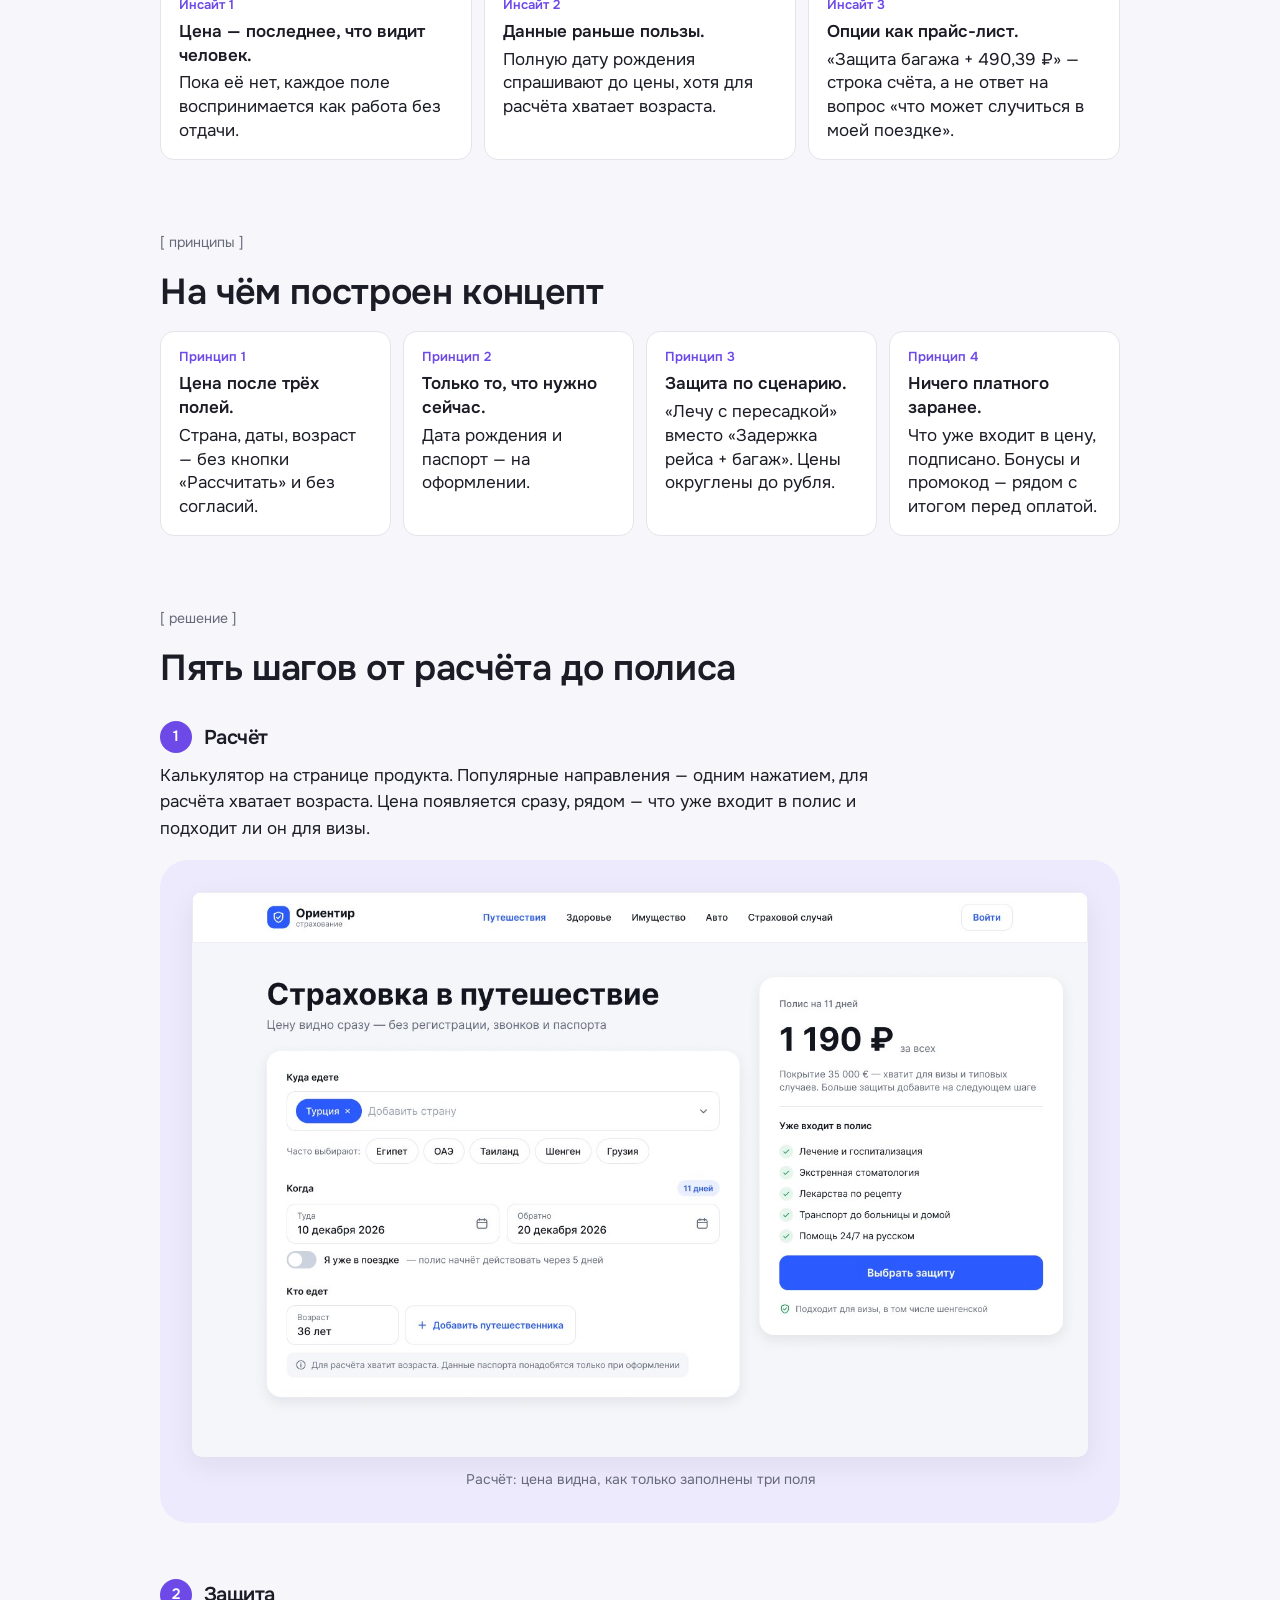
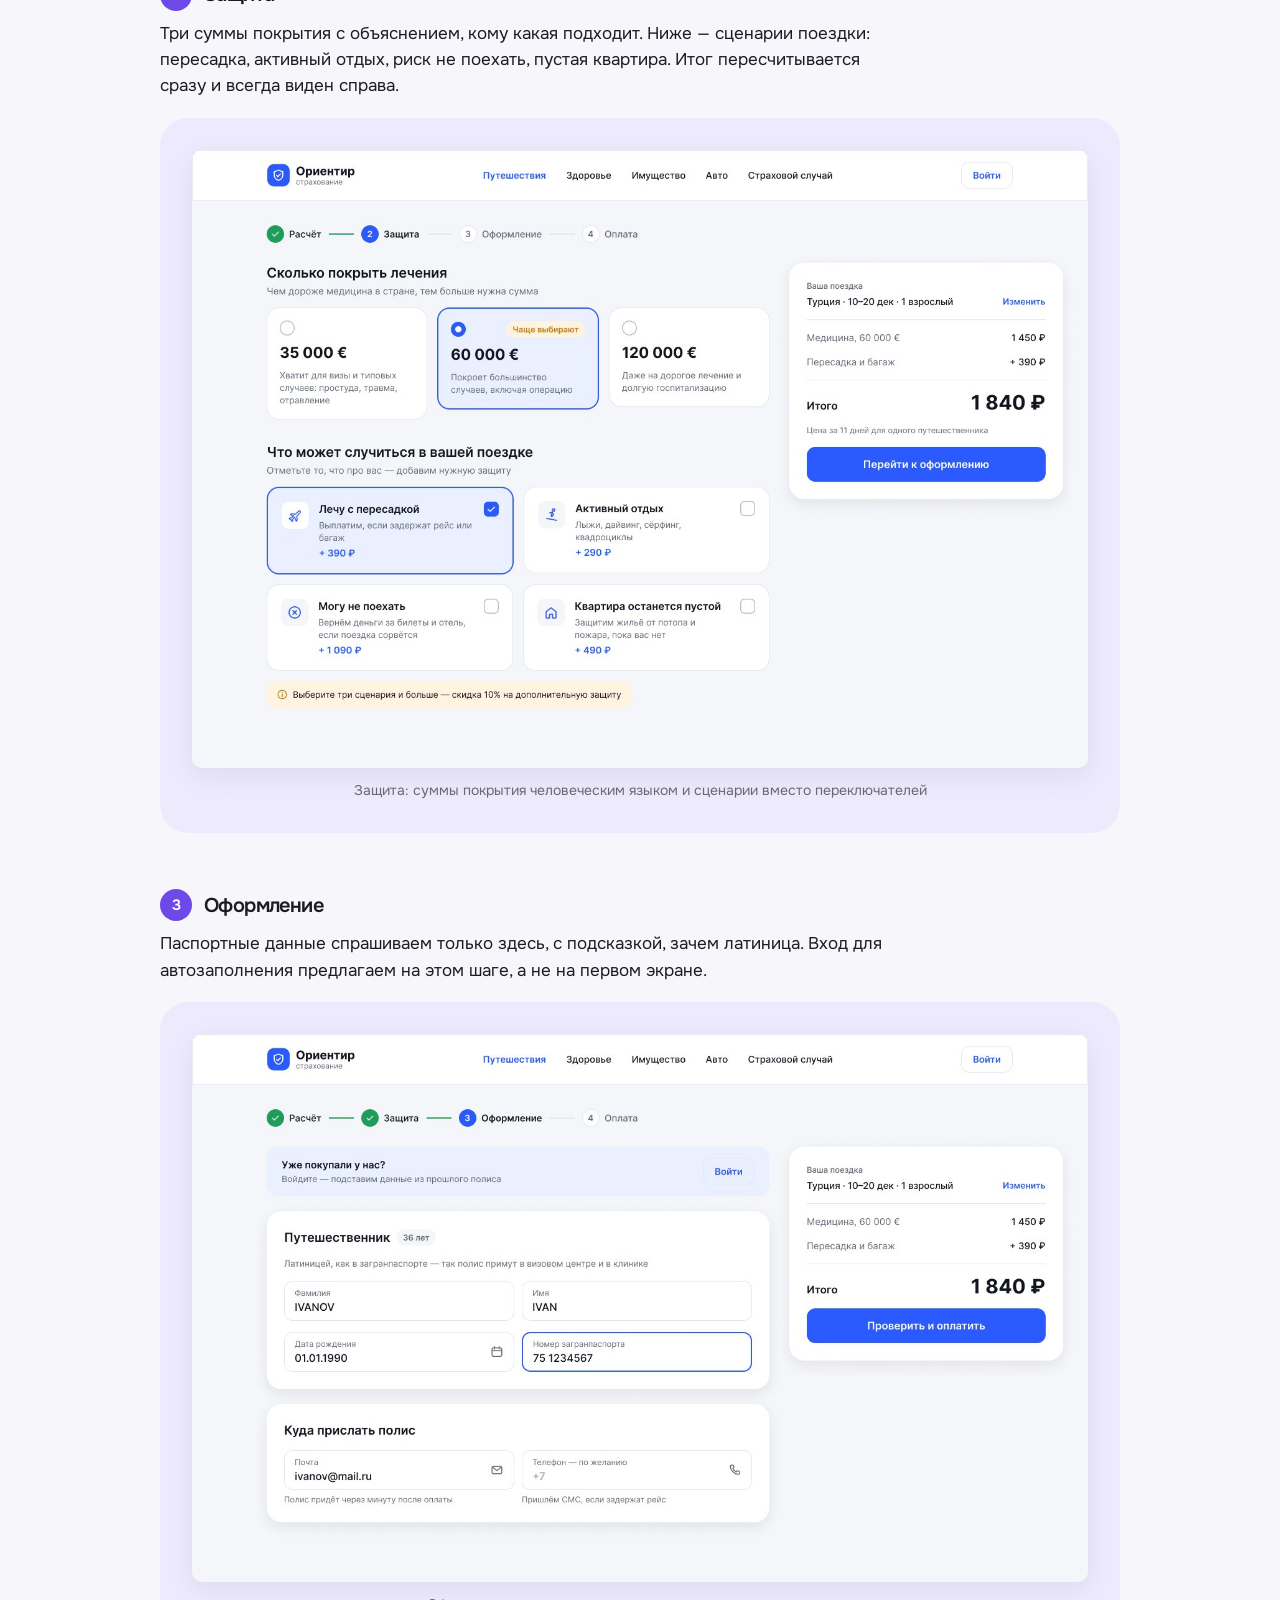
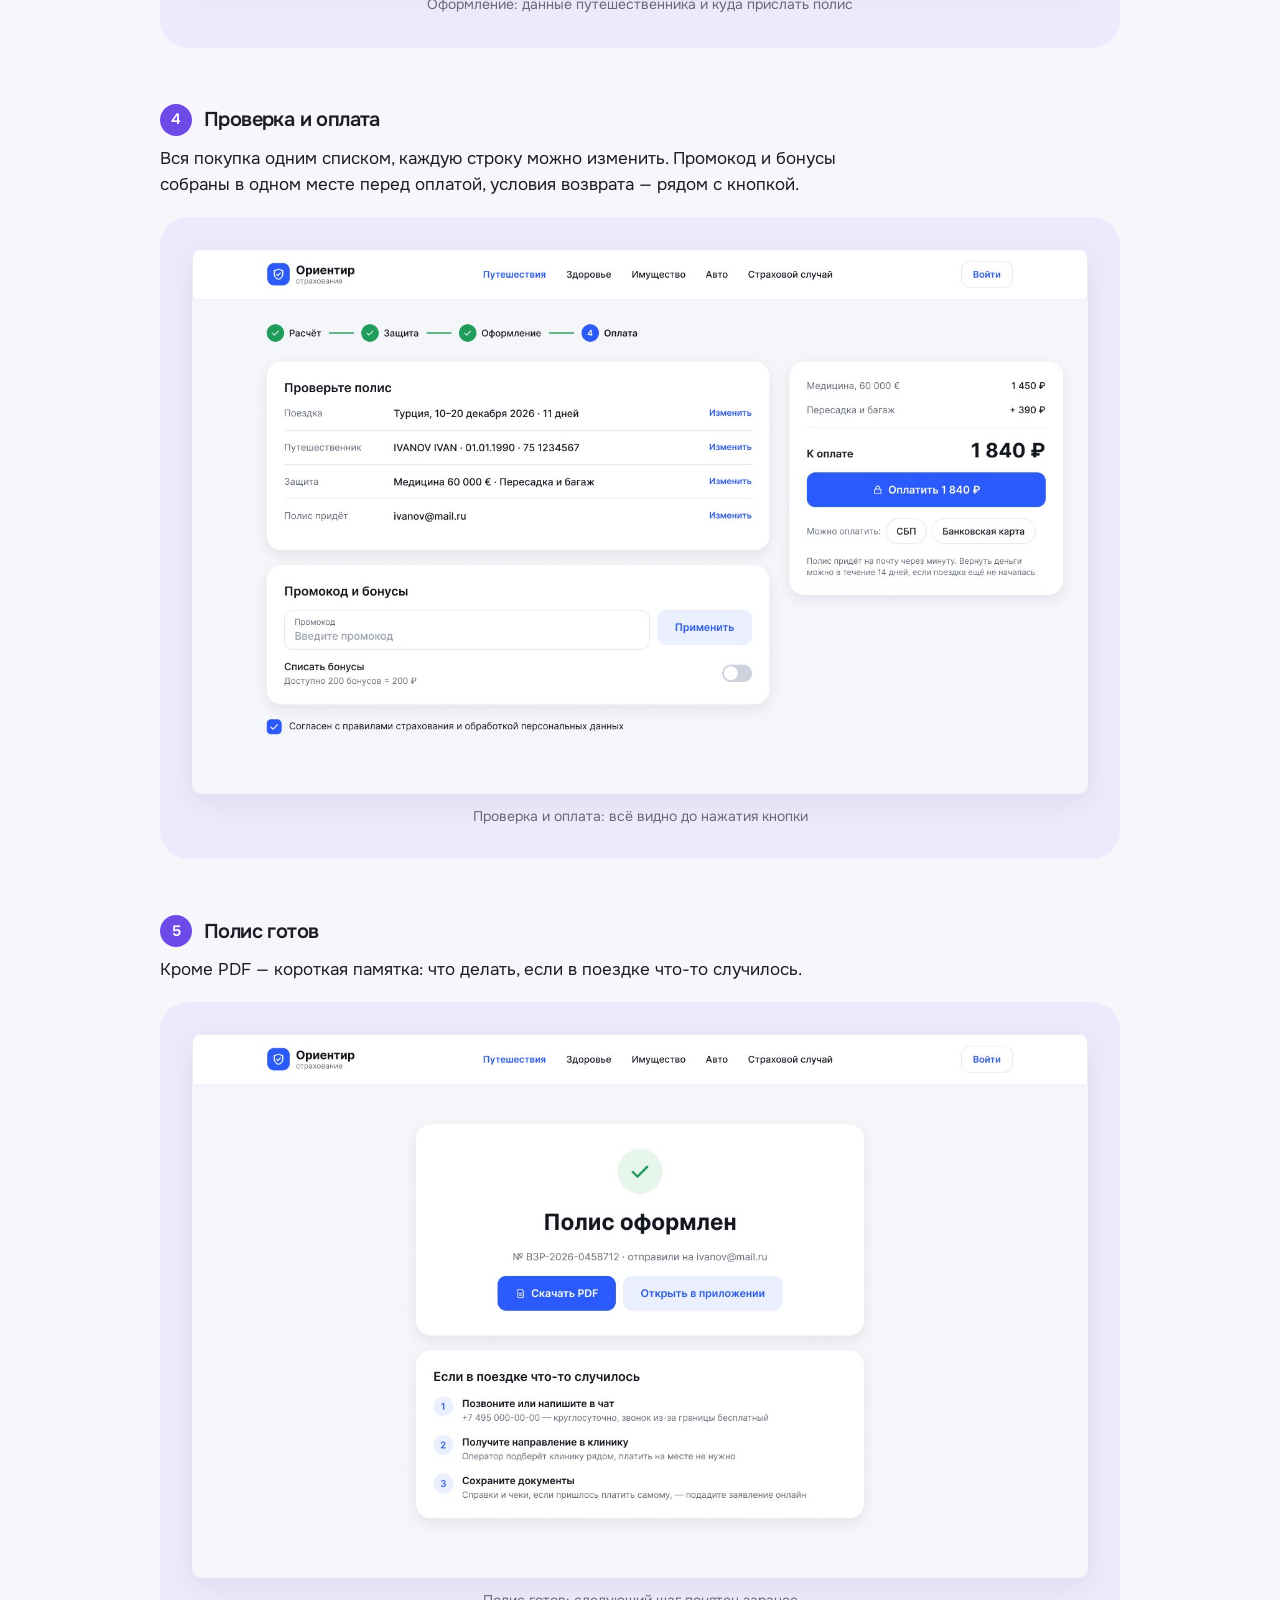
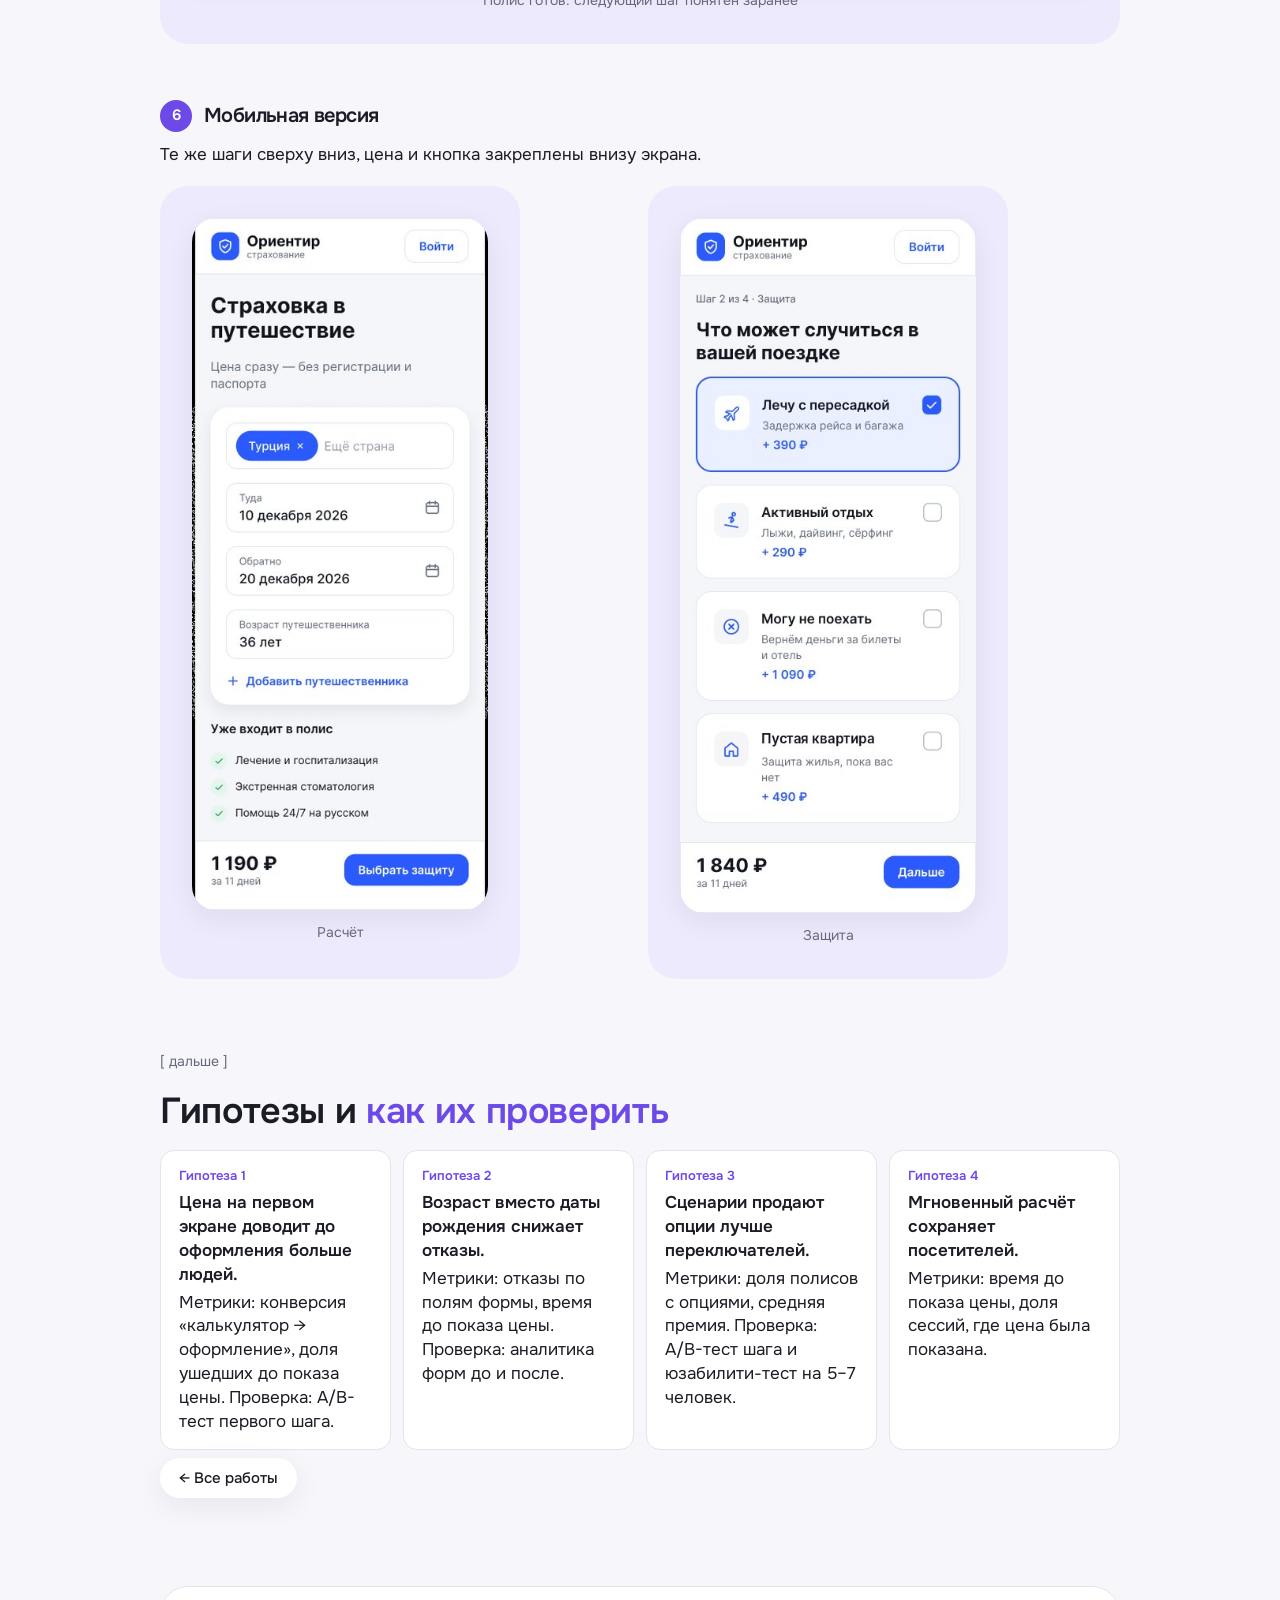
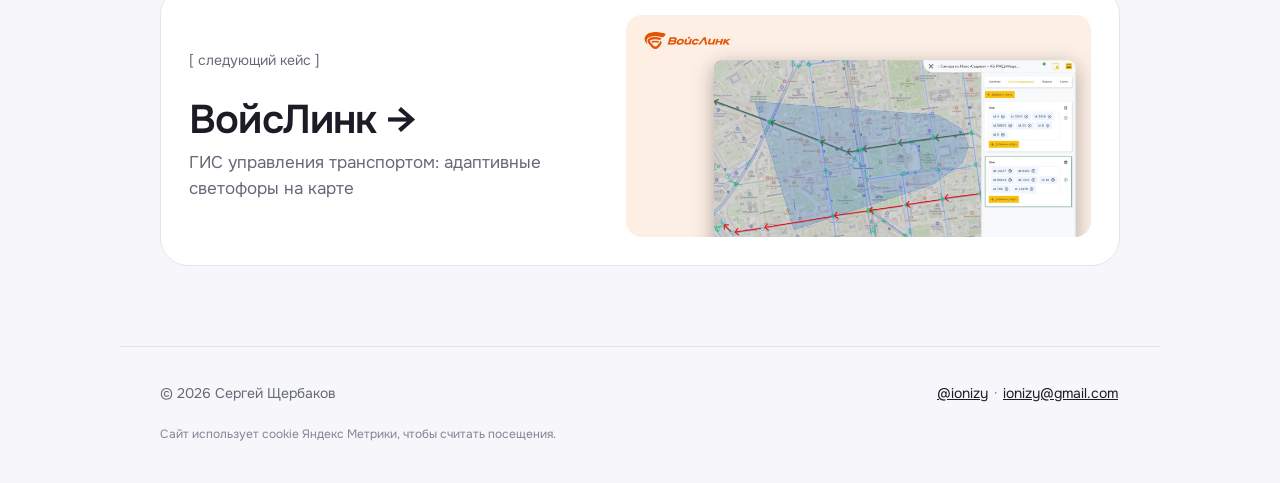
<file: case-vzr.html>
<!DOCTYPE html>
<html lang="ru">
<head>
    <meta charset="UTF-8">
    <meta name="viewport" content="width=device-width, initial-scale=1.0, viewport-fit=cover">
    <title>Кейс: покупка страховки в путешествие онлайн — Сергей Щербаков</title>
    <meta name="description" content="Концепт покупки ВЗР онлайн: разбор Сбер Страхования, Ингосстраха и Альфа-страхования, цена на первом экране и защита по сценариям поездки, гипотезы и метрики.">
    <meta property="og:type" content="website">
    <meta property="og:site_name" content="Сергей Щербаков">
    <meta property="og:locale" content="ru_RU">
    <meta property="og:url" content="https://sputnik101.github.io/portfolio/case-vzr.html">
    <meta property="og:title" content="Кейс: покупка страховки в путешествие онлайн — Сергей Щербаков">
    <meta property="og:description" content="Разбор трёх страховых и концепт: цена после трёх полей, защита по сценариям поездки вместо прайс-листа.">
    <meta property="og:image" content="https://sputnik101.github.io/portfolio/img/og.jpg">
    <meta property="og:image:width" content="1200">
    <meta property="og:image:height" content="630">
    <meta name="twitter:card" content="summary_large_image">
    <link rel="icon" href="favicon.svg" type="image/svg+xml">
    <link rel="preconnect" href="https://fonts.googleapis.com">
    <link rel="preconnect" href="https://fonts.gstatic.com" crossorigin>
    <link href="https://fonts.googleapis.com/css2?family=Onest:wght@400;500;600&display=swap" rel="stylesheet">
    <link rel="stylesheet" href="style.css?v=41">
    <link rel="stylesheet" href="case.css?v=14">
    <!-- Yandex.Metrika counter -->
    <script type="text/javascript">
        (function(m,e,t,r,i,k,a){
            m[i]=m[i]||function(){(m[i].a=m[i].a||[]).push(arguments)};
            m[i].l=1*new Date();
            for (var j = 0; j < document.scripts.length; j++) {if (document.scripts[j].src === r) { return; }}
            k=e.createElement(t),a=e.getElementsByTagName(t)[0],k.async=1,k.src=r,a.parentNode.insertBefore(k,a)
        })(window, document,'script','https://mc.yandex.ru/metrika/tag.js?id=114486975', 'ym');

        ym(114486975, 'init', {ssr:true, webvisor:true, clickmap:true, ecommerce:"dataLayer", referrer: document.referrer, url: location.href, accurateTrackBounce:true, trackLinks:true});

        // цели: клики по контактам, PDF, резюме, RuStore и кейсам
        document.addEventListener('click', function (e) {
            var a = e.target.closest && e.target.closest('a');
            if (!a) return;
            var h = a.getAttribute('href') || '', g = null;
            if (h.indexOf('t.me/') > -1) g = 'telegram';
            else if (/\.pdf$/.test(h)) g = 'pdf';
            else if (h.indexOf('hh.ru') > -1) g = 'hh';
            else if (h.indexOf('mailto:') === 0) g = 'email';
            else if (h.indexOf('tel:') === 0) g = 'phone';
            else if (h.indexOf('rustore.ru') > -1) g = 'rustore';
            else if (h.indexOf('figma.com') > -1) g = 'figma';
            else if (/case-[a-z]+\.html/.test(h)) g = 'case';
            if (g && window.ym) ym(114486975, 'reachGoal', g);
        }, true);
    </script>
    <noscript><div><img src="https://mc.yandex.ru/watch/114486975" style="position:absolute; left:-9999px;" alt="" /></div></noscript>
    <!-- /Yandex.Metrika counter -->
</head>
<body class="case-page case-vz">

    <header class="topbar">
        <a href="index.html#work" class="pill">← Все работы</a>
        <a href="index.html" class="wordmark">Щербаков</a>
        <a href="https://t.me/ionizy" class="pill" target="_blank" rel="noopener noreferrer">Написать в Telegram <span class="ext" aria-hidden="true">↗</span></a>
    </header>

    <main class="case">

        <section class="case-hero">
            <p class="label">[ кейс · концепт ]</p>
            <h1>Страховка в путешествие: цена сразу, защита по сценарию поездки</h1>
            <p class="case-lead">Человек приходит узнать, сколько стоит полис, а узнаёт это последним. Я разобрал покупку ВЗР у трёх страховых, нашёл, что мешает на пути к цене, и собрал концепт, где цена видна после трёх полей, а дополнительная защита выбирается по тому, что может случиться в поездке.</p>
            <dl class="case-facts">
                <div><dt>Роль</dt><dd>UX/UI-дизайнер, инициативный концепт</dd></div>
                <div><dt>Что делал</dt><dd>Разбор рынка, инсайты, принципы, ТЗ на экраны, гипотезы и метрики</dd></div>
                <div><dt>Экраны</dt><dd>Расчёт, защита, оформление, оплата, полис; мобильная версия</dd></div>
                <div><dt>Статус</dt><dd>Концепт; бренд «Ориентир» вымышленный</dd></div>
            </dl>
            <p class="case-note"><b>Про экраны.</b> Исследование, концепция и решения — мои. Экраны сгенерированы с помощью ИИ по моему ТЗ: принципы, состав и тексты каждого экрана задавал я.</p>
        </section>

        <section class="case-block">
            <p class="label">[ разбор рынка ]</p>
            <h2>Как покупают ВЗР сейчас</h2>
            <p class="case-text">Сценарий проверки: Турция, 10–20 декабря 2026, один взрослый, десктоп. Сбер Страхование и Ингосстрах пройдены до шага выбора опций — дальше нужны паспортные данные. Сайт Альфа-страхования открывался не из всех сетей, и расчёт не завершился, поэтому Альфа разобрана до кнопки «Рассчитать». Данные на 18.11.2026.</p>
            <div class="case-compare">
                <div class="cmp"><h3><span>1</span>Ингосстрах</h3><p class="cmp-was"><b>Мешает:</b> сумма покрытия — просто «50 000 $» в списке, без объяснения, сколько нужно. Рядом с калькулятором бонусы и кросс-селл.</p><p class="cmp-now"><b>Взять:</b> цена сразу после возраста, итог закреплён, «Что входит в полис» всегда на виду. 4 шага до оплаты.</p></div>
                <div class="cmp"><h3><span>2</span>Сбер Страхование</h3><p class="cmp-was"><b>Мешает:</b> до цены — полная дата рождения и согласие на скоринг. Опции — 7 переключателей с ценами в копейках. 5 шагов до оплаты.</p><p class="cmp-now"><b>Взять:</b> суммы покрытия человеческим языком: «хватит на большинство случаев», «даже для самого дорогого лечения».</p></div>
                <div class="cmp"><h3><span>3</span>Альфа-страхование</h3><p class="cmp-was"><b>Мешает:</b> цена только по кнопке «Рассчитать» и после ожидания «до 45 секунд». Две опции отмечены заранее.</p><p class="cmp-now"><b>Взять:</b> калькулятор прямо на странице продукта, всего 3 шага, сводка поездки справа.</p></div>
            </div>
        </section>

        <section class="case-block">
            <p class="label">[ инсайты ]</p>
            <h2>Что повторяется у всех</h2>
            <ol class="case-steps">
                <li><span>Инсайт 1</span><b>Цена — последнее, что видит человек.</b> Пока её нет, каждое поле воспринимается как работа без отдачи.</li>
                <li><span>Инсайт 2</span><b>Данные раньше пользы.</b> Полную дату рождения спрашивают до цены, хотя для расчёта хватает возраста.</li>
                <li><span>Инсайт 3</span><b>Опции как прайс-лист.</b> «Защита багажа + 490,39 ₽» — строка счёта, а не ответ на вопрос «что может случиться в моей поездке».</li>
            </ol>
        </section>

        <section class="case-block">
            <p class="label">[ принципы ]</p>
            <h2>На чём построен концепт</h2>
            <ol class="case-steps">
                <li><span>Принцип 1</span><b>Цена после трёх полей.</b> Страна, даты, возраст — без кнопки «Рассчитать» и без согласий.</li>
                <li><span>Принцип 2</span><b>Только то, что нужно сейчас.</b> Дата рождения и паспорт — на оформлении.</li>
                <li><span>Принцип 3</span><b>Защита по сценарию.</b> «Лечу с пересадкой» вместо «Задержка рейса + багаж». Цены округлены до рубля.</li>
                <li><span>Принцип 4</span><b>Ничего платного заранее.</b> Что уже входит в цену, подписано. Бонусы и промокод — рядом с итогом перед оплатой.</li>
            </ol>
        </section>

        <section class="case-block">
            <p class="label">[ решение ]</p>
            <h2>Пять шагов от расчёта до полиса</h2>

            <div class="case-flow">
                <article>
                    <h3><span>1</span>Расчёт</h3>
                    <p>Калькулятор на странице продукта. Популярные направления — одним нажатием, для расчёта хватает возраста. Цена появляется сразу, рядом — что уже входит в полис и подходит ли он для визы.</p>
                    <figure class="case-shot">
                        <img src="img/cases/vzr/01-calc.jpg" alt="Калькулятор ВЗР: страна, даты, возраст и цена полиса справа" loading="lazy" width="1440" height="908">
                        <figcaption>Расчёт: цена видна, как только заполнены три поля</figcaption>
                    </figure>
                </article>
                <article>
                    <h3><span>2</span>Защита</h3>
                    <p>Три суммы покрытия с объяснением, кому какая подходит. Ниже — сценарии поездки: пересадка, активный отдых, риск не поехать, пустая квартира. Итог пересчитывается сразу и всегда виден справа.</p>
                    <figure class="case-shot">
                        <img src="img/cases/vzr/02-protect.jpg" alt="Выбор суммы покрытия и сценариев поездки с итогом справа" loading="lazy" width="1440" height="993">
                        <figcaption>Защита: суммы покрытия человеческим языком и сценарии вместо переключателей</figcaption>
                    </figure>
                </article>
                <article>
                    <h3><span>3</span>Оформление</h3>
                    <p>Паспортные данные спрашиваем только здесь, с подсказкой, зачем латиница. Вход для автозаполнения предлагаем на этом шаге, а не на первом экране.</p>
                    <figure class="case-shot">
                        <img src="img/cases/vzr/03-form.jpg" alt="Форма данных путешественника и почты для полиса" loading="lazy" width="1440" height="881">
                        <figcaption>Оформление: данные путешественника и куда прислать полис</figcaption>
                    </figure>
                </article>
                <article>
                    <h3><span>4</span>Проверка и оплата</h3>
                    <p>Вся покупка одним списком, каждую строку можно изменить. Промокод и бонусы собраны в одном месте перед оплатой, условия возврата — рядом с кнопкой.</p>
                    <figure class="case-shot">
                        <img src="img/cases/vzr/04-pay.jpg" alt="Проверка полиса, промокод, бонусы и кнопка оплаты" loading="lazy" width="1440" height="876">
                        <figcaption>Проверка и оплата: всё видно до нажатия кнопки</figcaption>
                    </figure>
                </article>
                <article>
                    <h3><span>5</span>Полис готов</h3>
                    <p>Кроме PDF — короткая памятка: что делать, если в поездке что-то случилось.</p>
                    <figure class="case-shot">
                        <img src="img/cases/vzr/05-done.jpg" alt="Экран успешной покупки с памяткой на случай страхового случая" loading="lazy" width="1440" height="875">
                        <figcaption>Полис готов: следующий шаг понятен заранее</figcaption>
                    </figure>
                </article>
                <article>
                    <h3><span>6</span>Мобильная версия</h3>
                    <p>Те же шаги сверху вниз, цена и кнопка закреплены внизу экрана.</p>
                    <div class="case-pair">
                        <figure class="case-shot case-shot-phone">
                            <img src="img/cases/vzr/06-mobile-calc.jpg" alt="Мобильный калькулятор ВЗР с ценой внизу экрана" loading="lazy" width="375" height="877">
                            <figcaption>Расчёт</figcaption>
                        </figure>
                        <figure class="case-shot case-shot-phone">
                            <img src="img/cases/vzr/07-mobile-protect.jpg" alt="Мобильный выбор сценариев поездки" loading="lazy" width="375" height="881">
                            <figcaption>Защита</figcaption>
                        </figure>
                    </div>
                </article>
            </div>
        </section>

        <section class="case-block case-result">
            <p class="label">[ дальше ]</p>
            <h2>Гипотезы и <span>как их проверить</span></h2>
            <ol class="case-steps">
                <li><span>Гипотеза 1</span><b>Цена на первом экране доводит до оформления больше людей.</b> Метрики: конверсия «калькулятор → оформление», доля ушедших до показа цены. Проверка: A/B-тест первого шага.</li>
                <li><span>Гипотеза 2</span><b>Возраст вместо даты рождения снижает отказы.</b> Метрики: отказы по полям формы, время до показа цены. Проверка: аналитика форм до и после.</li>
                <li><span>Гипотеза 3</span><b>Сценарии продают опции лучше переключателей.</b> Метрики: доля полисов с опциями, средняя премия. Проверка: A/B-тест шага и юзабилити-тест на 5–7 человек.</li>
                <li><span>Гипотеза 4</span><b>Мгновенный расчёт сохраняет посетителей.</b> Метрики: время до показа цены, доля сессий, где цена была показана.</li>
            </ol>
            <div class="case-actions">
                <a class="pill" href="index.html#work">← Все работы</a>
            </div>
        </section>

        <nav class="case-next" aria-label="Следующий кейс">
            <a href="case-voicelink.html">
                <span class="case-next-text">
                    <span class="label">[ следующий кейс ]</span>
                    <span class="case-next-title">ВойсЛинк <span aria-hidden="true">→</span></span>
                    <span class="case-next-sub">ГИС управления транспортом: адаптивные светофоры на карте</span>
                </span>
                <img src="img/portfolio/cover-voicelink.jpg" alt="" loading="lazy" width="1748" height="832">
            </a>
        </nav>

    </main>

    <footer class="case-footer">
        <p>© 2026 Сергей Щербаков</p>
        <p><a href="https://t.me/ionizy" target="_blank" rel="noopener noreferrer">@ionizy</a> · <a href="mailto:ionizy@gmail.com">ionizy@gmail.com</a></p>
        <p class="cookie-note">Сайт использует cookie Яндекс Метрики, чтобы считать посещения.</p>
    </footer>

    <script>(() => { const t = () => document.body.classList.toggle('is-scrolled', window.scrollY > 40); window.addEventListener('scroll', t, { passive: true }); t(); })();</script>
    <script src="case.js?v=2" defer></script>
</body>
</html>
</file>
<file: style.css>
/* Концепция: композиция Броско, в центре вместо объёмного предмета — светлая живая схема Москвы.
   Порядок блоков как у них: первый экран, «в цифрах», ряд карточек, кейсы, тёмный блок с шагами, контакты. */
:root {
    --paper: #F5F6F8;      /* фон страницы: почти белый, холодный */
    --surface: #FFFFFF;
    --ink: #1B1C25;
    --muted: #666A78;
    --line: #E3E5EA;
    --route: #4A4FE0;      /* акцент и линия маршрута */
    --signal: #C9F26B;     /* статус */

    /* мягкая семантика загруженности для карты и выносок */
    --free: #4CCB8F;
    --slow: #F5B841;

    --shadow: 0 8px 28px rgba(27, 28, 37, 0.07);
    --font: 'Onest', -apple-system, BlinkMacSystemFont, 'Segoe UI', Roboto, Arial, sans-serif;

    --r-s: 14px;
    --r-l: 28px;
    --page: 1240px;
    --gutter: max(16px, min(4vw, 40px));
    --obj: min(40vh, 58vw, 460px);  /* радиус «зоны центра» для выносок */
}

*,
*::before,
*::after {
    box-sizing: border-box;
    margin: 0;
    padding: 0;
}

html {
    scroll-behavior: smooth;
    scroll-padding-top: 80px;
}

body {
    font-family: var(--font);
    font-size: 17px;
    line-height: 1.55;
    color: var(--ink);
    background: var(--paper);
    -webkit-font-smoothing: antialiased;
}

img {
    display: block;
    max-width: 100%;
    height: auto;
}

ul,
ol {
    list-style: none;
}

a {
    color: inherit;
}

button {
    font: inherit;
    color: inherit;
}

:focus-visible {
    outline: 2px solid var(--route);
    outline-offset: 3px;
    border-radius: 8px;
}

h1,
h2,
h3 {
    font-weight: 500;
    letter-spacing: -0.03em;
    text-wrap: balance;
}

/* ===== Общие элементы ===== */
.frame {
    position: relative;
    max-width: var(--page);
    margin: 0 auto;
    padding-left: max(var(--gutter), env(safe-area-inset-left, 0px));
    padding-right: max(var(--gutter), env(safe-area-inset-right, 0px));
}

.frame::before,
.frame::after {
    content: '+';
    position: absolute;
    top: -12px;
    font-size: 16px;
    line-height: 1;
    color: var(--muted);
    opacity: 0.5;
    pointer-events: none;
}

.frame::before { left: calc(var(--gutter) - 5px); }
.frame::after  { right: calc(var(--gutter) - 5px); }

.label {
    font-size: 14px;
    color: var(--muted);
    margin-bottom: 18px;
}

.status-dot {
    display: inline-block;
    width: 9px;
    height: 9px;
    margin-right: 9px;
    border-radius: 50%;
    background: var(--signal);
    box-shadow: 0 0 0 1.5px var(--ink);
    vertical-align: 1px;
}

/* ===== Таблетки ===== */
.pill {
    display: inline-flex;
    align-items: center;
    gap: 8px;
    padding: 10px 18px;
    border-radius: 999px;
    border: 1px solid transparent;
    background: var(--surface);
    box-shadow: var(--shadow);
    font-size: 15px;
    font-weight: 500;
    line-height: 1.2;
    text-decoration: none;
    white-space: nowrap;
    cursor: pointer;
    /* белая таблетка при наведении заливается лаймом снизу вверх */
    --pill-fill: var(--lime);
    background-image: linear-gradient(var(--pill-fill), var(--pill-fill));
    background-repeat: no-repeat;
    background-position: 50% 100%;
    background-size: 100% 0%;
    transition: background-size 0.35s cubic-bezier(.2, .7, .2, 1), background-color 0.2s, color 0.2s,
                transform 0.25s cubic-bezier(.2, .7, .2, 1), box-shadow 0.25s;
}

.pill:hover {
    background-size: 100% 100%;
    /* после заливки фон тоже красим, чтобы по краю не светилась белая кайма */
    background-color: var(--pill-fill);
    transition: background-size 0.35s cubic-bezier(.2, .7, .2, 1), background-color 0s 0.35s, color 0.2s,
                transform 0.25s cubic-bezier(.2, .7, .2, 1), box-shadow 0.25s;
    transform: translateY(-2px);
    box-shadow: 0 10px 22px rgba(27, 28, 37, 0.14);
}

.pill:active {
    transform: translateY(0) scale(0.97);
    box-shadow: 0 4px 10px rgba(27, 28, 37, 0.10);
    transition-duration: 0.1s;
}

.pill-dark {
    background: var(--ink);
    color: #FFFFFF;
}

.pill-dark:hover {
    background: var(--route);
    border-color: var(--route);
    box-shadow: 0 10px 22px rgba(74, 79, 224, 0.35);
}

.pill-line {
    box-shadow: none;
    border-color: var(--line);
}

.pill-line:hover {
    border-color: var(--pill-fill);
}

/* в фиолетовом герое лайм уже занят главной кнопкой — белые заливаются розовым */
.hero .pill:not(.pill-dark) {
    --pill-fill: var(--pink);
}

/* ===== Верхняя панель ===== */
.topbar {
    position: fixed;
    top: 0;
    left: 0;
    right: 0;
    z-index: 20;
    display: grid;
    grid-template-columns: 1fr auto 1fr;
    align-items: center;
    gap: 12px;
    padding: calc(14px + env(safe-area-inset-top, 0px)) max(var(--gutter), env(safe-area-inset-right, 0px)) 14px max(var(--gutter), env(safe-area-inset-left, 0px));
    pointer-events: none;
}

.topbar > * {
    pointer-events: auto;
}

.topbar > .pill {
    justify-self: end;
    padding: 10px 18px;
    font-size: 15px;
}

.wordmark {
    font-size: 19px;
    font-weight: 600;
    letter-spacing: -0.04em;
    text-decoration: none;
}

.menu {
    position: relative;
    justify-self: start;
}

.menu-toggle {
    padding: 10px 18px;
    font-size: 15px;
}

.menu-icon {
    width: 12px;
    height: 8px;
    border-top: 1.5px solid currentColor;
    border-bottom: 1.5px solid currentColor;
}

.menu-panel {
    position: absolute;
    top: calc(100% + 8px);
    left: 0;
    display: grid;
    min-width: 220px;
    padding: 8px;
    background: var(--surface);
    border-radius: 18px;
    box-shadow: 0 16px 40px rgba(27, 28, 37, 0.12);
}

.menu-panel[hidden] {
    display: none;
}

.menu-panel a {
    padding: 10px 12px;
    border-radius: 10px;
    text-decoration: none;
    font-weight: 500;
}

.menu-panel a:hover {
    background: var(--paper);
}

/* ===== Первый экран ===== */
.hero {
    position: relative;
    height: 100vh;
    height: 100svh;
    min-height: 680px;
    max-height: 1000px;
    overflow: hidden;
}

.map {
    position: absolute;
    inset: 0;
    width: 100%;
    height: 100%;
}

.cross {
    position: absolute;
    width: 14px;
    height: 14px;
    pointer-events: none;
}

.cross::before,
.cross::after {
    content: '';
    position: absolute;
    background: var(--muted);
    opacity: 0.45;
}

.cross::before { left: 6px; top: 0; width: 1.5px; height: 14px; }
.cross::after  { top: 6px; left: 0; height: 1.5px; width: 14px; }

.cross-tl { top: 72px; left: calc(var(--gutter) - 7px); }
.cross-tr { top: 72px; right: calc(var(--gutter) - 7px); }
.cross-bl { bottom: 16px; left: calc(var(--gutter) - 7px); }
.cross-br { bottom: 16px; right: calc(var(--gutter) - 7px); }

.object {
    position: absolute;
    left: 50%;
    top: 40%;
    width: var(--obj);
    aspect-ratio: 600 / 640;
    transform: translate(-50%, -50%);
    border: 0;
    background: none;
    cursor: pointer;
    border-radius: 50%;
    -webkit-tap-highlight-color: transparent;
}

.letter {
    display: block;
    width: 100%;
    height: 100%;
    overflow: visible;
}

.mat {
    opacity: 0;
    transition: opacity 0.45s ease;
}

.mat.is-active {
    opacity: 1;
}

@media (prefers-reduced-motion: no-preference) {
    .letter {
        animation: float 6s ease-in-out infinite;
    }
}

@keyframes float {
    0%, 100% { transform: translateY(0) rotate(-2deg); }
    50%      { transform: translateY(-12px) rotate(2deg); }
}

/* выноски вокруг буквы */
.callout {
    position: absolute;
    display: inline-flex;
    align-items: center;
    gap: 8px;
    padding: 9px 14px 9px 10px;
    background: rgba(255, 255, 255, 0.86);
    backdrop-filter: blur(10px);
    -webkit-backdrop-filter: blur(10px);
    border-radius: 999px;
    box-shadow: var(--shadow);
    font-size: 14px;
    color: var(--muted);
    white-space: nowrap;
}

.callout b {
    font-size: 17px;
    font-weight: 600;
    color: var(--ink);
    letter-spacing: -0.02em;
}

.pin {
    width: 10px;
    height: 10px;
    border-radius: 50%;
    box-shadow: 0 0 0 4px rgba(255, 255, 255, 0.9), 0 0 0 5px var(--line);
}

.pin-free  { background: var(--free); }
.pin-slow  { background: var(--slow); }
.pin-route { background: var(--route); }

.callout-a {
    right: calc(50% + var(--obj) * 0.52);
    top: calc(40% - var(--obj) * 0.3);
}

.callout-b {
    left: calc(50% + var(--obj) * 0.5);
    top: calc(40% - var(--obj) * 0.06);
}

.callout-c {
    right: calc(50% + var(--obj) * 0.44);
    top: calc(40% + var(--obj) * 0.3);
}

.hero-bottom {
    position: absolute;
    left: 0;
    right: 0;
    bottom: 0;
    display: grid;
    grid-template-columns: minmax(0, 1fr) 320px;
    gap: 32px;
    align-items: end;
    padding: 0 max(var(--gutter), env(safe-area-inset-right, 0px)) 44px max(var(--gutter), env(safe-area-inset-left, 0px));
}

.hero-role {
    font-size: 15px;
    color: var(--muted);
    margin-bottom: 16px;
}

.hero h1 {
    max-width: 15em;
    font-size: clamp(30px, min(4vw, 6.4vh), 58px);
    line-height: 1.05;
}

.hero-side {
    font-size: 15px;
    color: var(--muted);
}

.hero-actions {
    display: flex;
    flex-wrap: wrap;
    gap: 8px;
    margin-top: 16px;
}

/* ===== Разделы ===== */
.section {
    padding-top: clamp(64px, 8vw, 112px);
}

.section h2 {
    font-size: clamp(30px, 4vw, 54px);
    line-height: 1.05;
    max-width: 18em;
    margin-bottom: 36px;
}

/* ===== Путь ===== */
.route {
    --dot: 22px;
    --stroke: 6px;
    --year-h: 28px;
    --year-gap: 14px;
    display: grid;
    grid-template-columns: repeat(5, minmax(0, 1fr));
    padding: 32px 28px 36px;
    background: var(--surface);
    border-radius: var(--r-l);
    box-shadow: var(--shadow);
}

.stop {
    position: relative;
    display: grid;
    grid-template-rows: var(--year-h) var(--dot) auto auto;
    padding-right: 20px;
}

.stop::before {
    content: '';
    position: absolute;
    top: calc(var(--year-h) + var(--year-gap) + (var(--dot) - var(--stroke)) / 2);
    left: calc(var(--dot) / 2);
    right: calc(var(--dot) / -2);
    height: var(--stroke);
    background: var(--route);
    transform-origin: left center;
}

.stop:last-child::before {
    display: none;
}

.stop:nth-last-child(2)::before {
    background: repeating-linear-gradient(90deg, var(--route) 0 14px, transparent 14px 24px);
}

.stop-year {
    font-size: 15px;
    font-weight: 600;
    line-height: var(--year-h);
    color: var(--route);
    margin-bottom: var(--year-gap);
}

.stop-dot {
    position: relative;
    z-index: 1;
    width: var(--dot);
    height: var(--dot);
    border-radius: 50%;
    background: var(--surface);
    border: var(--stroke) solid var(--route);
}

.stop-name {
    margin-top: 18px;
    font-size: 19px;
    font-weight: 500;
    letter-spacing: -0.02em;
    line-height: 1.2;
}

.stop-role {
    margin-top: 6px;
    font-size: 15px;
    color: var(--muted);
    line-height: 1.4;
}

.stop-next .stop-year {
    color: var(--muted);
}

.stop-next .stop-dot {
    background: var(--signal);
    border-color: var(--ink);
}

@media (prefers-reduced-motion: no-preference) {
    .route.will-draw .stop::before { transform: scaleX(0); }
    .route.will-draw .stop-dot { transform: scale(0.4); opacity: 0; }

    .route.is-drawn .stop::before {
        transform: scaleX(1);
        transition: transform 0.45s cubic-bezier(.4, 0, .2, 1);
        transition-delay: calc(var(--i) * 0.45s + 0.2s);
    }

    .route.is-drawn .stop-dot {
        transform: none;
        opacity: 1;
        transition: transform 0.35s cubic-bezier(.3, 1.5, .5, 1), opacity 0.2s;
        transition-delay: calc(var(--i) * 0.45s);
    }
}

/* ===== Работы: папки ===== */
.folders {
    display: grid;
    grid-template-columns: repeat(2, minmax(0, 1fr));
    gap: 16px;
}

.folder {
    display: flex;
    flex-direction: column;
    min-width: 0;
    filter: drop-shadow(0 8px 22px rgba(27, 28, 37, 0.06));
}

.folder-tab {
    position: relative;
    align-self: flex-start;
    display: inline-flex;
    align-items: center;
    gap: 8px;
    padding: 10px 20px 4px 16px;
    background: var(--surface);
    border-radius: var(--r-s) var(--r-s) 0 0;
    font-size: 14px;
    font-weight: 500;
    color: var(--muted);
}

.folder-tab::after {
    content: '';
    position: absolute;
    right: calc(var(--r-s) * -1);
    bottom: 0;
    width: var(--r-s);
    height: var(--r-s);
    background: radial-gradient(circle at 100% 0, transparent calc(var(--r-s) - 0.5px), var(--surface) var(--r-s));
}

/* маркер объекта, как на карте */
.marker {
    width: 11px;
    height: 11px;
    border-radius: 50% 50% 50% 0;
    transform: rotate(-45deg);
}

.folder-sber .marker { background: #21A038; }
.folder-vl .marker   { background: #F26B1D; }
.folder-free .marker { background: var(--route); }
.folder-se .marker   { background: #0FA982; }
.folder-hv .marker   { background: #2F54EB; }
.folder-zs .marker   { background: #5B6475; }
.folder-vz .marker   { background: #6D4AE8; }

.folder-body {
    flex: 1;
    display: flex;
    flex-direction: column;
    padding: 12px 12px 24px;
    background: var(--surface);
    border-radius: 0 var(--r-l) var(--r-l) var(--r-l);
}

.folder-body > :not(.folder-cover) {
    margin-left: 12px;
    margin-right: 12px;
}

.folder-cover {
    display: block;
    overflow: hidden;
    border-radius: 18px;
    margin-bottom: 22px;
}

.folder-sber .folder-cover { background: #E8F5EB; }
.folder-vl .folder-cover   { background: #FDEFE4; }
.folder-free .folder-cover { background: #EDEEFA; }
.folder-se .folder-cover   { background: #E2F3EE; }
.folder-hv .folder-cover   { background: #E7ECFC; }
.folder-zs .folder-cover   { background: #ECEEF2; }
.folder-vz .folder-cover   { background: #EEEAFD; }

.folder-cover img {
    width: 100%;
    mix-blend-mode: multiply;
    transition: transform 0.5s cubic-bezier(.2, .7, .2, 1);
}

.folder-cover:hover img {
    transform: scale(1.05);
}

.folder h3 {
    font-size: clamp(22px, 2vw, 27px);
    line-height: 1.15;
    margin-bottom: 12px;
}

.props div {
    display: grid;
    grid-template-columns: 92px minmax(0, 1fr);
    gap: 12px;
    padding: 10px 0;
    border-top: 1px solid var(--line);
    font-size: 15px;
    line-height: 1.45;
}

.props dt {
    color: var(--muted);
}

.folder-result {
    margin-top: 10px;
    padding: 12px 14px;
    background: var(--paper);
    border-radius: 14px;
    font-weight: 600;
    line-height: 1.35;
}

.folder-note {
    margin-top: 12px;
    font-size: 14px;
    color: var(--muted);
}

.folder-link {
    align-self: flex-start;
    margin-top: auto;
}

.folder-body > p:last-of-type,
.folder-body > dl:last-of-type {
    margin-bottom: 24px;
}

/* ===== Обо мне ===== */
.about {
    display: grid;
    grid-template-columns: minmax(0, 360px) minmax(0, 1fr);
    gap: clamp(28px, 5vw, 72px);
    align-items: start;
    padding: clamp(16px, 2vw, 24px);
    background: var(--surface);
    border-radius: var(--r-l);
    box-shadow: var(--shadow);
}

.about-photo {
    width: 100%;
    aspect-ratio: 4 / 5;
    object-fit: cover;
    border-radius: 20px;
}

.about-text {
    padding: 16px 16px 16px 0;
}

.about-text p {
    color: var(--muted);
    max-width: 62ch;
}

.about-text p + p {
    margin-top: 14px;
}

.about-text .about-lead {
    color: var(--ink);
    font-size: clamp(20px, 1.9vw, 25px);
    line-height: 1.4;
    letter-spacing: -0.01em;
}

.about h3 {
    font-size: 17px;
    font-weight: 600;
    letter-spacing: 0;
    margin: 36px 0 10px;
}

.strengths li {
    position: relative;
    padding: 12px 0 12px 28px;
    border-top: 1px solid var(--line);
}

.strengths li::before {
    content: '↳';
    position: absolute;
    left: 2px;
    top: 12px;
    color: var(--route);
}

.tools {
    display: flex;
    flex-wrap: wrap;
    gap: 8px;
}

.tools li {
    padding: 6px 14px;
    border-radius: 999px;
    background: var(--paper);
    font-size: 15px;
}

.about-hobby {
    margin-top: 32px;
    font-size: 15px;
}

/* ===== Контакты ===== */
.contacts {
    padding-bottom: clamp(64px, 8vw, 112px);
}

.section .contacts-title {
    font-size: clamp(44px, 8vw, 120px);
    line-height: 1;
    margin-bottom: 20px;
}

.contacts-note {
    color: var(--muted);
    max-width: 52ch;
}

.contacts-list {
    margin-top: 44px;
    border-top: 1px solid var(--line);
}

.contacts-list li {
    display: grid;
    grid-template-columns: 160px minmax(0, 1fr);
    align-items: baseline;
    gap: 16px;
    padding: 20px 0;
    border-bottom: 1px solid var(--line);
}

.contacts-list span {
    color: var(--muted);
}

.contacts-list a {
    font-size: clamp(22px, 3.4vw, 44px);
    font-weight: 500;
    letter-spacing: -0.03em;
    line-height: 1.15;
    text-decoration: none;
    overflow-wrap: anywhere;
    transition: color 0.2s;
}

.contacts-list a:hover {
    color: var(--route);
}

/* ===== Подвал ===== */
.footer {
    display: flex;
    justify-content: space-between;
    flex-wrap: wrap;
    gap: 8px 24px;
    max-width: var(--page);
    margin: 0 auto;
    padding: 24px max(var(--gutter), env(safe-area-inset-right, 0px)) 32px max(var(--gutter), env(safe-area-inset-left, 0px));
    font-size: 14px;
    color: var(--muted);
}

.footer .status-dot {
    width: 8px;
    height: 8px;
    margin-right: 8px;
}

/* ===== Адаптив ===== */
@media (max-width: 1080px) {
    .folders {
        grid-template-columns: 1fr;
        max-width: 640px;
    }

    .callout-a { right: calc(50% + var(--obj) * 0.46); }
    .callout-c { right: calc(50% + var(--obj) * 0.38); }
}

/* телефоны и планшеты: всё в одну колонку, буква и выноски в общем потоке */
@media (max-width: 900px) {
    .hero {
        height: auto;
        max-height: none;
        min-height: 0;
        display: flex;
        flex-direction: column;
        padding-top: 84px;
    }

    .object {
        position: relative;
        left: auto;
        top: auto;
        transform: none;
        width: min(36vh, 62vw, 340px);
        margin: 8px auto 0;
    }

    .callouts {
        position: relative;
        display: flex;
        flex-wrap: wrap;
        justify-content: center;
        gap: 8px;
        padding: 20px var(--gutter) 0;
    }

    .callout {
        position: static;
        white-space: normal;
    }

    .hero-bottom {
        position: relative;
        grid-template-columns: 1fr;
        gap: 16px;
        padding-top: 40px;
        padding-bottom: 40px;
    }

    .cross-bl,
    .cross-br {
        display: none;
    }

    .about {
        grid-template-columns: 1fr;
    }

    .about-photo {
        max-width: 320px;
    }

    .about-text {
        padding: 0 4px 8px;
    }

    .route {
        grid-template-columns: 1fr;
        padding: 28px 20px;
    }

    .stop {
        grid-template-columns: var(--dot) minmax(0, 1fr);
        grid-template-rows: auto auto auto;
        column-gap: 16px;
        padding: 0 0 28px;
    }

    .stop:last-child {
        padding-bottom: 0;
    }

    .stop-dot  { grid-column: 1; grid-row: 1; align-self: center; }
    .stop-year { grid-column: 2; grid-row: 1; margin-bottom: 0; }
    .stop-name { grid-column: 2; grid-row: 2; margin-top: 2px; }
    .stop-role { grid-column: 2; grid-row: 3; }

    .stop::before {
        top: calc(var(--year-h) / 2);
        bottom: calc(var(--year-h) / -2);
        left: calc((var(--dot) - var(--stroke)) / 2);
        right: auto;
        width: var(--stroke);
        height: auto;
        transform-origin: center top;
    }

    .stop:nth-last-child(2)::before {
        background: repeating-linear-gradient(180deg, var(--route) 0 12px, transparent 12px 20px);
    }

    @media (prefers-reduced-motion: no-preference) {
        .route.will-draw .stop::before { transform: scaleY(0); }
        .route.is-drawn .stop::before { transform: scaleY(1); }
    }
}

@media (max-width: 720px) {
    body {
        font-size: 16px;
    }

    .wordmark {
        display: none;
    }

    .topbar {
        grid-template-columns: auto 1fr;
    }

    .contacts-list li {
        grid-template-columns: 1fr;
        gap: 4px;
    }

    .props div {
        grid-template-columns: 84px minmax(0, 1fr);
    }
}

@media (prefers-reduced-motion: reduce) {
    html {
        scroll-behavior: auto;
    }

    * {
        transition: none !important;
    }
}


/* ===================== Вариант 6 ===================== */

/* метка в центре города */
.here {
    position: absolute;
    left: 50%;
    top: 40%;
    transform: translate(-50%, -50%);
    display: grid;
    justify-items: center;
    gap: 10px;
    pointer-events: none;
}

.here-pin {
    position: relative;
    width: 18px;
    height: 18px;
    border-radius: 50%;
    background: var(--route);
    box-shadow: 0 0 0 5px #FFFFFF, 0 6px 18px rgba(74, 79, 224, 0.35);
}

.here-pin::after {
    content: '';
    position: absolute;
    inset: -5px;
    border-radius: 50%;
    border: 2px solid var(--route);
    opacity: 0;
}

@media (prefers-reduced-motion: no-preference) {
    .here-pin::after {
        animation: ping 2.4s cubic-bezier(.2, .7, .2, 1) infinite;
    }
}

@keyframes ping {
    0%   { transform: scale(1); opacity: 0.6; }
    100% { transform: scale(4.5); opacity: 0; }
}

.here-label {
    padding: 4px 10px;
    border-radius: 999px;
    background: #FFFFFF;
    box-shadow: var(--shadow);
    font-size: 13px;
    font-weight: 600;
}

/* выноски дальше от центра, раз буквы больше нет */
.callout-a { right: calc(50% + var(--obj) * 0.28); top: calc(40% - var(--obj) * 0.42); }
.callout-b { left: calc(50% + var(--obj) * 0.3);  top: calc(40% - var(--obj) * 0.1); }
.callout-c { right: calc(50% + var(--obj) * 0.22); top: calc(40% + var(--obj) * 0.24); }

/* ===== В цифрах ===== */
.numbers {
    display: grid;
    grid-template-columns: repeat(4, minmax(0, 1fr));
    gap: 16px;
}

.number {
    padding: 28px 24px 30px;
    background: var(--surface);
    border-radius: var(--r-l);
    box-shadow: var(--shadow);
}

.number-value {
    white-space: nowrap;
    font-size: clamp(32px, 3.3vw, 52px);
    font-weight: 500;
    letter-spacing: -0.04em;
    line-height: 1;
}

.number-label {
    margin-top: 16px;
    font-size: 15px;
    color: var(--muted);
}

/* ===== Что я делаю: карточки внахлёст ===== */
.deck {
    display: flex;
    align-items: stretch;
    padding-top: 8px;
}

.card {
    position: relative;
    flex: 1 1 0;
    min-width: 0;
    display: flex;
    flex-direction: column;
    filter: drop-shadow(0 10px 24px rgba(27, 28, 37, 0.08));
    transition: transform 0.35s cubic-bezier(.2, .7, .2, 1);
}

.card + .card {
    margin-left: -32px;
}

.card:hover,
.card:focus-within {
    transform: translateY(-10px);
    z-index: 2;
}

.card-tab {
    position: relative;
    align-self: flex-start;
    padding: 10px 18px 4px;
    background: var(--surface);
    border-radius: var(--r-s) var(--r-s) 0 0;
    font-size: 14px;
    color: var(--muted);
}

.card-tab::after {
    content: '';
    position: absolute;
    right: calc(var(--r-s) * -1);
    bottom: 0;
    width: var(--r-s);
    height: var(--r-s);
    background: radial-gradient(circle at 100% 0, transparent calc(var(--r-s) - 0.5px), var(--surface) var(--r-s));
}

.card-body {
    flex: 1;
    display: flex;
    flex-direction: column;
    min-height: 300px;
    padding: 24px 52px 24px 24px;
    background: var(--surface);
    border-radius: 0 var(--r-l) var(--r-l) var(--r-l);
}

.card:last-child .card-body {
    padding-right: 24px;
}

.card h3 {
    font-size: clamp(21px, 1.9vw, 26px);
    line-height: 1.15;
    margin-bottom: 12px;
}

.card-body p {
    color: var(--muted);
    font-size: 15px;
}

.tags {
    display: flex;
    flex-wrap: wrap;
    gap: 6px;
    margin-top: auto;
    padding-top: 20px;
}

.tags li {
    padding: 4px 12px;
    border-radius: 999px;
    background: var(--paper);
    font-size: 13px;
    color: var(--muted);
}

/* ===== Путь: тёмный блок ===== */
.dark {
    margin-top: clamp(64px, 8vw, 112px);
    background: var(--ink);
    color: #F1F2F3;
    border-radius: 36px;
}

.dark-inner {
    display: grid;
    grid-template-columns: minmax(0, 1fr) minmax(0, 1.1fr);
    gap: clamp(32px, 6vw, 96px);
    padding-top: clamp(64px, 8vw, 112px);
    padding-bottom: clamp(64px, 8vw, 112px);
}

.dark-inner.frame::before,
.dark-inner.frame::after {
    top: 28px;
    color: #A3A5B0;
}

.dark .label {
    color: #A3A5B0;
}

.dark h2 {
    font-size: clamp(30px, 3.6vw, 50px);
    line-height: 1.05;
}

.dark-head {
    align-self: start;
    position: sticky;
    top: 96px;
}

.dark-lead {
    margin-top: 20px;
    max-width: 46ch;
    color: #A3A5B0;
}

.dark-photo {
    width: 100%;
    max-width: 280px;
    aspect-ratio: 4 / 5;
    object-fit: cover;
    margin-top: 32px;
    border-radius: 22px;
}

.step {
    padding: 26px 0;
    border-top: 1px solid rgba(241, 242, 243, 0.14);
}

.step:last-child {
    border-bottom: 1px solid rgba(241, 242, 243, 0.14);
}

.step-year {
    font-size: 14px;
    font-weight: 500;
    color: var(--signal);
    margin-bottom: 8px;
}

.step h3 {
    font-size: clamp(20px, 1.9vw, 26px);
    line-height: 1.2;
    margin-bottom: 8px;
}

.step p:not(.step-year) {
    color: #A3A5B0;
    max-width: 56ch;
}

.step-now .step-year {
    color: #F1F2F3;
}

/* ===== Адаптив варианта 6 ===== */
@media (max-width: 1080px) {
    .numbers {
        grid-template-columns: repeat(2, minmax(0, 1fr));
    }

    .deck {
        display: grid;
        grid-template-columns: repeat(2, minmax(0, 1fr));
        gap: 20px 16px;
    }

    .card + .card {
        margin-left: 0;
    }

    .card-body {
        min-height: 0;
        padding-right: 24px;
    }
}

@media (max-width: 900px) {
    .here {
        display: none;
    }

    /* окно на карту над выносками */
    .callouts {
        padding-top: min(44vh, 340px);
    }

    .dark-inner {
        grid-template-columns: 1fr;
    }

    .dark-head {
        position: static;
    }
}

@media (max-width: 600px) {
    .numbers,
    .deck {
        grid-template-columns: 1fr;
    }

    .dark {
        border-radius: 28px;
    }
}

/* ===================== Вариант 7: ярче и веселее ===================== */
:root {
    --violet: #6C70F7;     /* первый экран и блок «путь» */
    --lime: #D4F56A;
    --orange: #FFB36B;
    --pink: #FF9EC8;
    --sky: #9AD8FF;
    --paper: #F6F6FB;
    --route: #4A4FE0;
}

body {
    background: var(--paper);
}

/* шапка на сиреневом: таблетки остаются белыми, имя белое */
.wordmark {
    color: #FFFFFF;
}

/* первый экран */
.hero {
    background: var(--violet);
    color: #FFFFFF;
}

.hero .cross::before,
.hero .cross::after {
    background: #FFFFFF;
    opacity: 0.6;
}

.hero-role,
.hero-side {
    color: rgba(255, 255, 255, 0.82);
}

.hero .status-dot {
    background: var(--lime);
    box-shadow: 0 0 0 1.5px #FFFFFF;
}

.hero h1 {
    color: #FFFFFF;
}

.hero .pill-dark {
    background: var(--lime);
    color: var(--ink);
}

.hero .pill-dark:hover {
    background: #FFFFFF;
    border-color: #FFFFFF;
    box-shadow: 0 10px 22px rgba(27, 28, 37, 0.22);
}

.here-pin {
    background: var(--lime);
    box-shadow: 0 0 0 5px #FFFFFF, 0 6px 18px rgba(27, 28, 37, 0.25);
}

.here-pin::after {
    border-color: #FFFFFF;
}

.here-label {
    color: var(--ink);
}

/* выноски превращаются в цветные стикеры */
.callout {
    color: var(--ink);
    backdrop-filter: none;
    -webkit-backdrop-filter: none;
    box-shadow: 0 10px 24px rgba(27, 28, 37, 0.18);
    padding: 10px 16px;
}

.callout .pin {
    display: none;
}

.callout b {
    font-size: 19px;
}

.callout-a { background: var(--lime);   transform: rotate(-4deg); }
.callout-b { background: var(--orange); transform: rotate(3deg); }
.callout-c { background: var(--pink);   transform: rotate(-2deg); }

@media (prefers-reduced-motion: no-preference) {
    .callout {
        transition: transform 0.3s cubic-bezier(.3, 1.5, .5, 1);
    }

    .callout:hover {
        transform: rotate(0deg) scale(1.06);
    }
}

/* бегущая строка */
.ticker {
    overflow: hidden;
    background: var(--lime);
    border-top: 2px solid var(--ink);
    border-bottom: 2px solid var(--ink);
    transform: rotate(-1.5deg);
    margin: -18px -10px 0;
    position: relative;
    z-index: 2;
}

.ticker-track {
    display: flex;
    align-items: center;
    gap: 22px;
    width: max-content;
    padding: 14px 0;
    font-size: clamp(18px, 2vw, 26px);
    font-weight: 600;
    letter-spacing: -0.02em;
    white-space: nowrap;
}

.ticker-track i {
    font-style: normal;
    color: var(--route);
}

@media (prefers-reduced-motion: no-preference) {
    .ticker-track {
        animation: ticker 40s linear infinite;
    }
}

@keyframes ticker {
    to { transform: translateX(-50%); }
}

/* цифры на цветных карточках */
.number {
    box-shadow: none;
}

.n-lime   { background: var(--lime); }
.n-orange { background: var(--orange); }
.n-pink   { background: var(--pink); }
.n-sky    { background: var(--sky); }

.number .number-label {
    color: rgba(27, 28, 37, 0.75);
}

/* карточки «что я делаю»: цветные вкладки и кружок-иконка */
.card-tab {
    color: var(--ink);
    font-weight: 600;
}

.c-lime   .card-tab { background: var(--lime); }
.c-orange .card-tab { background: var(--orange); }
.c-pink   .card-tab { background: var(--pink); }
.c-sky    .card-tab { background: var(--sky); }

.c-lime   .card-tab::after { background: radial-gradient(circle at 100% 0, transparent calc(var(--r-s) - 0.5px), var(--lime) var(--r-s)); }
.c-orange .card-tab::after { background: radial-gradient(circle at 100% 0, transparent calc(var(--r-s) - 0.5px), var(--orange) var(--r-s)); }
.c-pink   .card-tab::after { background: radial-gradient(circle at 100% 0, transparent calc(var(--r-s) - 0.5px), var(--pink) var(--r-s)); }
.c-sky    .card-tab::after { background: radial-gradient(circle at 100% 0, transparent calc(var(--r-s) - 0.5px), var(--sky) var(--r-s)); }

/* у цветной вкладки нижний угол карточки тоже цветной полоской */
.card-body {
    border-top: 6px solid transparent;
}

.c-lime   .card-body { border-top-color: var(--lime); }
.c-orange .card-body { border-top-color: var(--orange); }
.c-pink   .card-body { border-top-color: var(--pink); }
.c-sky    .card-body { border-top-color: var(--sky); }

.card {
    transform: rotate(var(--tilt, 0deg));
}

.c-lime   { --tilt: -1.5deg; }
.c-orange { --tilt: 1deg; }
.c-pink   { --tilt: -0.5deg; }
.c-sky    { --tilt: 1.5deg; }

.card:hover,
.card:focus-within {
    transform: rotate(0deg) translateY(-10px);
}

/* кейсы: результат на лаймовой плашке */
.folder-result {
    background: var(--lime);
}

/* блок «путь»: сиреневый вместо тёмного */
.dark {
    background: var(--violet);
    color: #FFFFFF;
}

.dark .label,
.dark-lead,
.step p:not(.step-year) {
    color: rgba(255, 255, 255, 0.82);
}

.dark-inner.frame::before,
.dark-inner.frame::after {
    color: rgba(255, 255, 255, 0.7);
}

.step {
    border-top-color: rgba(255, 255, 255, 0.28);
}

.step:last-child {
    border-bottom-color: rgba(255, 255, 255, 0.28);
}

.step-year {
    display: inline-block;
    padding: 3px 10px;
    border-radius: 999px;
    background: var(--lime);
    color: var(--ink);
}

.step-now .step-year {
    background: #FFFFFF;
    color: var(--ink);
}

.dark-photo {
    transform: rotate(-3deg);
    border: 6px solid #FFFFFF;
    box-shadow: 0 16px 36px rgba(27, 28, 37, 0.25);
}

/* контакты: крупная кнопка и подсветка ссылок */
.contacts-title {
    position: relative;
}

.contacts-list a:hover {
    color: var(--ink);
    background: linear-gradient(transparent 60%, var(--lime) 60%);
}

@media (max-width: 900px) {
    .callout {
        transform: none;
    }

    .callout-a { transform: rotate(-2deg); }
    .callout-b { transform: rotate(1.5deg); }
    .callout-c { transform: rotate(-1deg); }

    .card,
    .c-lime, .c-orange, .c-pink, .c-sky {
        --tilt: 0deg;
    }
}

@media (max-width: 720px) {
    .wordmark {
        display: none;
    }
}

/* наклонная бегущая строка не должна давать горизонтальную прокрутку */
main {
    overflow-x: clip;
}

/* белая кнопка на сиреневом: тёмный текст */
.hero .pill:not(.pill-dark) {
    color: var(--ink);
}

/* запас под наклонную бегущую строку */
.hero-bottom {
    padding-bottom: 60px;
}

/* ===================== «Что я делаю»: стикеры ===================== */
.deck.stickers {
    display: grid;
    grid-template-columns: repeat(4, minmax(0, 1fr));
    gap: 28px 24px;
    padding: 16px 4px 8px;
}

.sticker {
    --tilt: 0deg;
    position: relative;
    display: flex;
    flex-direction: column;
    min-width: 0;
    min-height: 320px;
    padding: 30px 24px 24px;
    border-radius: 4px 4px 4px 4px;
    color: var(--ink);
    /* загнутый нижний правый уголок */
    background: linear-gradient(315deg, transparent 0 20px, rgba(0, 0, 0, 0.12) 20px 21px, var(--sticker-dark) 21px 29px, var(--sticker) 29px);
    box-shadow: 0 18px 26px -14px rgba(27, 28, 37, 0.35), 0 2px 4px rgba(27, 28, 37, 0.06);
    transform: rotate(var(--tilt));
    transition: transform 0.35s cubic-bezier(.3, 1.4, .5, 1), box-shadow 0.35s;
}

/* полоска скотча сверху */
.sticker::before {
    content: '';
    position: absolute;
    top: -12px;
    left: 50%;
    width: 86px;
    height: 26px;
    transform: translateX(-50%) rotate(-3deg);
    background: rgba(255, 255, 255, 0.6);
    box-shadow: 0 1px 2px rgba(27, 28, 37, 0.08);
}

.s-lime   { --sticker: var(--lime);   --sticker-dark: #BFE04F; --tilt: -3deg; }
.s-orange { --sticker: var(--orange); --sticker-dark: #F09A4E; --tilt: 2deg; }
.s-pink   { --sticker: var(--pink);   --sticker-dark: #F283B5; --tilt: -1.5deg; }
.s-sky    { --sticker: var(--sky);    --sticker-dark: #7CC4F0; --tilt: 3deg; }

.sticker:hover,
.sticker:focus-within {
    transform: rotate(0deg) translateY(-8px) scale(1.02);
    box-shadow: 0 26px 34px -14px rgba(27, 28, 37, 0.4), 0 2px 4px rgba(27, 28, 37, 0.06);
    z-index: 2;
}

.sticker-key {
    font-size: 14px;
    font-weight: 600;
    margin-bottom: 14px;
    color: rgba(27, 28, 37, 0.7);
}

.sticker h3 {
    font-size: clamp(20px, 1.8vw, 25px);
    line-height: 1.15;
    margin-bottom: 10px;
}

.sticker > p:not(.sticker-key) {
    font-size: 15px;
    line-height: 1.45;
    color: rgba(27, 28, 37, 0.78);
}

.sticker-tags {
    display: flex;
    flex-wrap: wrap;
    gap: 6px;
    margin-top: auto;
    padding-top: 16px;
    padding-right: 24px;
}

.sticker-tags li {
    padding: 3px 10px;
    border-radius: 999px;
    background: rgba(255, 255, 255, 0.55);
    font-size: 13px;
    font-weight: 500;
}

@media (prefers-reduced-motion: reduce) {
    .sticker:hover,
    .sticker:focus-within {
        transform: rotate(var(--tilt));
    }
}

@media (max-width: 1080px) {
    .deck.stickers {
        grid-template-columns: repeat(2, minmax(0, 1fr));
        max-width: 640px;
    }
}

@media (max-width: 600px) {
    .deck.stickers {
        grid-template-columns: 1fr;
        gap: 32px;
        padding-left: 8px;
        padding-right: 8px;
    }

    .sticker {
        min-height: 230px;
    }

    .s-lime   { --tilt: -2deg; }
    .s-orange { --tilt: 1.5deg; }
    .s-pink   { --tilt: -1deg; }
    .s-sky    { --tilt: 2deg; }
}

/* ===== Легенда и координаты на карте ===== */
.map-meta {
    position: absolute;
    top: 96px;
    right: max(var(--gutter), env(safe-area-inset-right, 0px));
    display: grid;
    justify-items: end;
    gap: 8px;
    padding: 10px 14px;
    border-radius: 14px;
    background: rgba(255, 255, 255, 0.14);
    backdrop-filter: blur(8px);
    -webkit-backdrop-filter: blur(8px);
    font-size: 13px;
    color: rgba(255, 255, 255, 0.9);
}

.legend {
    display: flex;
    gap: 14px;
}

.legend span {
    display: inline-flex;
    align-items: center;
    gap: 6px;
}

.lg {
    width: 18px;
    height: 4px;
    border-radius: 2px;
}

.lg-free { background: var(--lime); }
.lg-slow { background: var(--orange); }
.lg-jam  { background: var(--pink); }

.coords {
    font-size: 12px;
    font-variant-numeric: tabular-nums;
    letter-spacing: 0.02em;
    color: rgba(255, 255, 255, 0.75);
}

@media (max-width: 900px) {
    .map-meta {
        position: relative;
        top: auto;
        right: auto;
        justify-items: center;
        margin: 16px auto 0;
    }
}

/* цифра на стикере не переносится */
.callout b {
    white-space: nowrap;
}

/* ===== Часы ускоренных суток ===== */
.sim {
    display: inline-grid;
    margin-bottom: 18px;
    grid-template-columns: auto auto;
    align-items: center;
    gap: 2px 14px;
    padding: 12px 12px 12px 16px;
    border-radius: 14px;
    background: #FFFFFF;
    color: var(--ink);
    box-shadow: 0 10px 24px rgba(27, 28, 37, 0.16);
}

.sim-time {
    grid-column: 1;
    display: flex;
    align-items: baseline;
    gap: 8px;
    font-size: 14px;
    color: var(--muted);
}

.sim-clock {
    font-size: 26px;
    font-weight: 600;
    letter-spacing: -0.02em;
    font-variant-numeric: tabular-nums;
    color: var(--ink);
    min-width: 3.1em;
}

.sim-note {
    grid-column: 1;
    font-size: 12px;
    color: var(--muted);
}

.sim-pause {
    grid-column: 2;
    grid-row: 1 / span 2;
    padding: 8px 14px;
    border: 1px solid var(--line);
    border-radius: 999px;
    background: var(--paper);
    font-size: 13px;
    font-weight: 500;
    cursor: pointer;
    transition: border-color 0.2s;
}

.sim-pause {
    background-image: linear-gradient(var(--lime), var(--lime));
    background-repeat: no-repeat;
    background-position: 50% 100%;
    background-size: 100% 0%;
    transition: background-size 0.35s cubic-bezier(.2, .7, .2, 1), border-color 0.2s;
}

.sim-pause:hover {
    background-size: 100% 100%;
    border-color: var(--lime);
}

.sim-pause[hidden] {
    display: none;
}

@media (max-width: 900px) {
    .sim {
        margin-bottom: 16px;
    }
}

.sim-phase {
    white-space: nowrap;
}

/* имя в шапке видно только наверху страницы: при прокрутке не ездит поверх контента */
.wordmark { transition: opacity 0.25s ease, visibility 0.25s ease; }
body.is-scrolled .wordmark { opacity: 0; visibility: hidden; pointer-events: none; }


@media (prefers-reduced-motion: reduce) {
    .pill:hover,
    .pill:active {
        transform: none;
    }
}

/* пятая карточка (фриланс) на всю ширину сетки */
@media (min-width: 1081px) {
    .folders > .folder-free:last-child { grid-column: 1 / -1; }
    .folders > .folder-free:last-child .folder-cover img {
        height: 260px;
        object-fit: contain;
    }
}

/* карточка без кейса: пометка про NDA вместо кнопки */
.folder-nda {
    margin-top: auto;
    font-size: 14px;
    color: var(--muted);
    display: flex;
    align-items: center;
    gap: 8px;
}
.folder-nda::before {
    content: "";
    width: 14px;
    height: 14px;
    flex: none;
    border-radius: 3px;
    border: 1.5px solid currentColor;
    box-shadow: inset 0 -5px 0 -3px currentColor;
}
.folder-zs .folder-cover img:hover { transform: none; }

/* пометка про экраны, сделанные ИИ */
.folder-ai { font-size: 14px; color: var(--muted); margin-top: -12px; margin-bottom: 12px; }

/* лаймовые плашки в одном ряду карточек — на одной линии */
.folder-body > .folder-result { margin-top: auto; }
.folder-body > .folder-link { margin-top: 0; }
.folder-body > p.folder-nda { margin-top: 12px; margin-bottom: 12px; min-height: 40px; line-height: 1.4; }

/* ===================== Светофоры на схеме ===================== */
.tl-layer {
    position: absolute;
    inset: 0;
    pointer-events: none;
}

.tl {
    position: absolute;
    width: 36px;
    height: 44px;
    margin: -22px 0 0 -18px;
    padding: 0;
    border: 0;
    background: none;
    cursor: pointer;
    pointer-events: auto;
    display: grid;
    place-items: center;
    border-radius: 12px;
}

.tl-body {
    display: grid;
    gap: 2px;
    padding: 4px 3px;
    border-radius: 8px;
    background: var(--ink);
    box-shadow: 0 0 0 2px #FFFFFF, 0 6px 14px rgba(27, 28, 37, 0.3);
    transition: transform 0.2s cubic-bezier(.3, 1.5, .5, 1);
}

.tl-body i {
    display: block;
    width: 7px;
    height: 7px;
    border-radius: 50%;
    background: rgba(255, 255, 255, 0.16);
    transition: background-color 0.2s, box-shadow 0.2s;
}

.tl[data-signal="red"] i[data-s="red"]       { background: #FF5C7A; box-shadow: 0 0 6px #FF5C7A; }
.tl[data-signal="yellow"] i[data-s="yellow"] { background: #FFD24A; box-shadow: 0 0 6px #FFD24A; }
.tl[data-signal="green"] i[data-s="green"]   { background: #7BE36B; box-shadow: 0 0 6px #7BE36B; }

.tl:hover .tl-body,
.tl.is-open .tl-body {
    transform: scale(1.18);
}

.tl.is-open .tl-body {
    box-shadow: 0 0 0 2px var(--lime), 0 6px 14px rgba(27, 28, 37, 0.3);
}

.tl:focus-visible {
    outline: 2px solid #FFFFFF;
    outline-offset: 2px;
}

.tl-card {
    position: absolute;
    z-index: 6;
    width: min(270px, calc(100vw - 24px));
    padding: 14px 16px 12px;
    border-radius: 16px;
    background: #FFFFFF;
    color: var(--ink);
    box-shadow: 0 18px 40px rgba(27, 28, 37, 0.28);
    pointer-events: auto;
    font-size: 14px;
    line-height: 1.35;
    animation: tl-in 0.18s ease-out;
}

@keyframes tl-in {
    from { opacity: 0; transform: translateY(4px) scale(0.98); }
}

.tl-card-head {
    display: flex;
    justify-content: space-between;
    align-items: center;
    margin-bottom: 8px;
}

.tl-signal,
.tl-card dd {
    display: inline-flex;
    align-items: center;
    gap: 6px;
}

.tl-signal {
    padding: 3px 10px 3px 8px;
    border-radius: 999px;
    background: var(--paper);
    font-size: 13px;
    font-weight: 500;
}

.tl-signal i,
.tl-card dd i {
    width: 9px;
    height: 9px;
    border-radius: 50%;
    flex: none;
}

.tl-close {
    width: 28px;
    height: 28px;
    border: 0;
    border-radius: 50%;
    background: var(--paper);
    color: var(--ink);
    cursor: pointer;
    font-size: 13px;
}

.tl-close:hover { background: var(--line); }

.tl-id {
    font-size: 12px;
    color: var(--muted);
}

.tl-name {
    font-size: 17px;
    font-weight: 600;
    letter-spacing: -0.01em;
    margin: 2px 0 8px;
}

.tl-card dl div {
    display: grid;
    grid-template-columns: 78px 1fr;
    gap: 8px;
    padding: 5px 0;
    border-top: 1px solid var(--line);
}

.tl-card dt { color: var(--muted); }

.tl-note {
    margin-top: 8px;
    padding-top: 8px;
    border-top: 1px solid var(--line);
    font-size: 12px;
    color: var(--muted);
}

.tl-note a {
    color: var(--route);
    font-weight: 500;
}

@media (prefers-reduced-motion: reduce) {
    .tl-card { animation: none; }
    .tl-body { transition: none; }
}

/* выноски не перекрывают клики по светофорам */
.hero .callouts { pointer-events: none; }
.hero .callout { pointer-events: auto; }

/* ===== План светофоров и скорость на часах ===== */
.sim-plan {
    grid-column: 1 / -1;
    margin-top: 10px;
}

.sim-plan-bar {
    position: relative;
    height: 8px;
    border-radius: 999px;
    overflow: hidden;
    background: var(--paper);
}

.sim-plan-bar span {
    position: absolute;
    top: 0;
    bottom: 0;
}

.sim-plan-now {
    position: absolute;
    top: -3px;
    bottom: -3px;
    width: 3px;
    margin-left: -1.5px;
    border-radius: 2px;
    background: var(--ink);
    box-shadow: 0 0 0 1.5px #FFFFFF;
}

.sim-plan-bar { overflow: visible; }
.sim-plan-bar span:first-of-type { border-radius: 999px 0 0 999px; }

.sim-plan-ticks {
    display: flex;
    justify-content: space-between;
    margin-top: 3px;
    font-size: 10px;
    color: var(--muted);
    font-variant-numeric: tabular-nums;
}

.sim-plan-label {
    margin-top: 2px;
    font-size: 12px;
    color: var(--muted);
}

.sim-plan-label b {
    color: var(--ink);
    font-weight: 600;
}

.sim-speed {
    grid-column: 1 / -1;
    display: grid;
    grid-template-columns: auto 1fr auto;
    align-items: center;
    gap: 10px;
    margin-top: 8px;
    padding-top: 8px;
    border-top: 1px solid var(--line);
    font-size: 12px;
    color: var(--muted);
}

.sim-speed[hidden] { display: none; }

.sim-speed .sim-note {
    min-width: 8.5em;
    text-align: right;
    color: var(--ink);
    font-weight: 500;
    font-variant-numeric: tabular-nums;
}

.sim-speed-input {
    width: 100%;
    min-width: 90px;
    accent-color: var(--route);
    cursor: pointer;
}

/* ночной жёлтый мигающий */
.tl[data-signal="flash"] i[data-s="yellow"] {
    background: #FFD24A;
    box-shadow: 0 0 6px #FFD24A;
    animation: tl-flash 1s steps(1) infinite;
}

@keyframes tl-flash {
    50% { background: rgba(255, 255, 255, 0.16); box-shadow: none; }
}

@media (prefers-reduced-motion: reduce) {
    .tl[data-signal="flash"] i[data-s="yellow"] { animation: none; }
}

.sim-pause { grid-row: 1; }
.sim { min-width: 300px; }
@media (max-width: 420px) { .sim { min-width: 0; width: 100%; } }
.sim-speed .sim-note { grid-column: auto; }
.sim-plan-bar { overflow: hidden; height: 10px; }
.sim-plan-now { top: 0; bottom: 0; width: 3px; box-shadow: none; }
.sim-plan-bar span:first-of-type { border-radius: 0; }

/* обложки-скриншоты: без наложения на фон */
.folder-cover img.cover-shot { mix-blend-mode: normal; }

/* ===== Подложка ГИС ===== */
.gis-bg {
    position: fixed;
    top: 0;
    left: 0;
    right: 0;
    z-index: -1;
    pointer-events: none;
    will-change: transform;
    /* сетка */
    background-image:
        linear-gradient(rgba(74, 79, 224, 0.045) 1px, transparent 1px),
        linear-gradient(90deg, rgba(74, 79, 224, 0.045) 1px, transparent 1px);
    background-size: 48px 48px;
    /* под колонкой текста бледнее, к краям — заметнее */
    -webkit-mask-image: linear-gradient(90deg, #000 0%, rgba(0, 0, 0, 0.35) 22%, rgba(0, 0, 0, 0.35) 78%, #000 100%);
    mask-image: linear-gradient(90deg, #000 0%, rgba(0, 0, 0, 0.35) 22%, rgba(0, 0, 0, 0.35) 78%, #000 100%);
}

.gis-bg svg { display: block; }

.gis-road {
    fill: none;
    stroke: rgba(74, 79, 224, 0.10);
    stroke-width: 2;
    stroke-linecap: round;
    stroke-linejoin: round;
}

.gis-road-main {
    stroke: rgba(74, 79, 224, 0.12);
    stroke-width: 3;
}

.gis-street {
    fill: none;
    stroke: rgba(74, 79, 224, 0.07);
    stroke-width: 1;
}

.gis-tick {
    fill: none;
    stroke: rgba(74, 79, 224, 0.22);
    stroke-width: 1.2;
}

@media (max-width: 720px) {
    .gis-bg {
        -webkit-mask-image: none;
        mask-image: none;
        opacity: 0.7;
    }
}

/* подложка чётче: без мелких штрихов и неравномерной маски */
.gis-bg {
    background-image:
        linear-gradient(rgba(74, 79, 224, 0.07) 1px, transparent 1px),
        linear-gradient(90deg, rgba(74, 79, 224, 0.07) 1px, transparent 1px);
    -webkit-mask-image: none;
    mask-image: none;
}
.gis-street { display: none; }
.gis-road { stroke: rgba(74, 79, 224, 0.16); stroke-width: 2; }
.gis-road-main { stroke: rgba(74, 79, 224, 0.2); stroke-width: 3; }
.gis-tick { stroke: rgba(74, 79, 224, 0.45); stroke-width: 1.5; }
@media (max-width: 720px) { .gis-bg { opacity: 0.85; } }

.sim-motto {
    grid-column: 1 / -1;
    margin-top: 8px;
    padding-top: 8px;
    border-top: 1px solid var(--line);
    font-size: 12px;
    line-height: 1.4;
    color: var(--muted);
    max-width: 34ch;
}

/* подложка: только сетка и крестики */
.gis-road { display: none; }


/* ===================== Юзабилити-проход ===================== */
/* значок внешней ссылки */
.ext { display: inline-block; margin-left: 2px; font-size: 0.9em; opacity: 0.6; }

/* десктоп: разделы прямо в шапке вместо кнопки «Меню» */
@media (min-width: 901px) {
    .menu-toggle { display: none; }
    .menu-panel,
    .menu-panel[hidden] {
        position: static;
        display: flex;
        min-width: 0;
        padding: 0 6px;
        height: 40px;
        align-items: center;
        gap: 2px;
        border-radius: 999px;
        box-shadow: 0 6px 16px rgba(27, 28, 37, 0.10);
    }
    .menu-panel a {
        padding: 6px 12px;
        border-radius: 999px;
        font-size: 15px;
        white-space: nowrap;
    }
    .menu-panel a[href="#numbers"],
    .menu-panel a[href="#skills"] { display: none; }
}

/* NDA: замок вместо квадратика, похожего на чекбокс */
.folder-nda::before {
    width: 14px;
    height: 16px;
    border: 0;
    border-radius: 0;
    box-shadow: none;
    background: currentColor;
    -webkit-mask: url("data:image/svg+xml,%3Csvg xmlns='http://www.w3.org/2000/svg' viewBox='0 0 14 16'%3E%3Cpath d='M4 7V5a3 3 0 0 1 6 0v2' fill='none' stroke='black' stroke-width='1.6'/%3E%3Crect x='1' y='7' width='12' height='8.2' rx='2' fill='black'/%3E%3C/svg%3E") center / contain no-repeat;
    mask: url("data:image/svg+xml,%3Csvg xmlns='http://www.w3.org/2000/svg' viewBox='0 0 14 16'%3E%3Cpath d='M4 7V5a3 3 0 0 1 6 0v2' fill='none' stroke='black' stroke-width='1.6'/%3E%3Crect x='1' y='7' width='12' height='8.2' rx='2' fill='black'/%3E%3C/svg%3E") center / contain no-repeat;
}

/* подсказка про светофоры */
.sim-hint {
    grid-column: 1 / -1;
    margin-top: 8px;
    font-size: 12px;
    line-height: 1.4;
    color: var(--route);
    font-weight: 500;
}
@media (prefers-reduced-motion: no-preference) {
    .tl-layer .tl:first-child { animation: tl-ping 1.6s ease-out 1.5s 3; }
}
@keyframes tl-ping {
    0%   { box-shadow: 0 0 0 0 rgba(255, 255, 255, 0.85); }
    100% { box-shadow: 0 0 0 16px rgba(255, 255, 255, 0); }
}

/* кнопки героя под заголовком */
.hero-text .hero-actions { margin-top: 24px; }

/* подвал */
.footer a { color: inherit; }

/* телефон: короче путь до работ */
@media (max-width: 600px) {
    .numbers { grid-template-columns: repeat(2, minmax(0, 1fr)); gap: 10px; }
    .number { padding: 18px 16px 20px; }
    .number-value { font-size: 30px; }
    .number .number-label { margin-top: 10px; font-size: 13px; line-height: 1.35; }

    .sticker { min-height: 0; padding: 26px 20px 22px; }
    .deck.stickers { gap: 24px; }

    .sim-plan, .sim-speed { display: none; }
}

@media (max-width: 600px) {
    .hide-sm { display: none; }
    .callouts { padding-top: min(30vh, 220px); }
    .hero-text .hero-actions { margin-top: 20px; }
}


/* ===================== Юзабилити-проход 2 ===================== */
/* фиолетовый темнее: мелкий белый текст читается (контраст ≈ 5:1) */
:root { --violet: #5A5EE8; }
.hero-role, .hero-side { color: rgba(255, 255, 255, 0.92); }
.coords { color: rgba(255, 255, 255, 0.9); }

/* шапка получает подложку, когда под ней светлый контент */
.topbar { transition: background-color 0.25s ease, box-shadow 0.25s ease, backdrop-filter 0.25s ease; }
body.bar-solid .topbar,
body.case-page.is-scrolled .topbar {
    background: rgba(246, 246, 251, 0.82);
    -webkit-backdrop-filter: blur(14px);
    backdrop-filter: blur(14px);
    box-shadow: 0 1px 0 rgba(27, 28, 37, 0.06);
    padding-bottom: 10px;
    padding-top: calc(10px + env(safe-area-inset-top, 0px));
}
body.bar-solid .menu-panel { box-shadow: 0 2px 8px rgba(27, 28, 37, 0.08); }

/* вся карточка проекта — ссылка */
.folder.is-clickable { cursor: pointer; }
/* ховер карточки — её собственный цвет */
.folder-sber { --tint: #E8F5EB; --accent: #1A8A30; }
.folder-vl   { --tint: #FDEFE4; --accent: #D9580F; }
.folder-vz   { --tint: #EEEAFD; --accent: #6D4AE8; }
.folder-hv   { --tint: #E7ECFC; --accent: #2F54EB; }
.folder-se   { --tint: #E2F3EE; --accent: #0B8F6E; }
.folder-free { --tint: #EDEEFA; --accent: var(--route); }
.folder h3 { transition: color 0.2s; }
.folder.is-clickable:hover h3 { color: var(--accent); }

/* текущий раздел в меню */
.menu-panel a.is-active { background: var(--paper); color: var(--route); }
@media (min-width: 901px) and (max-width: 1120px) {
    .wordmark { display: none; }
}

/* Зарубка: тёмная обложка в цвет приложения */
.folder-zb .marker { background: #F06A40; }
.folder-zb .folder-cover { background: #1C1B1A; }
.folder-zb { --tint: #FBEDE7; --accent: #D9531F; }
.folder-free .folder-body > .folder-link { margin-top: auto; }

/* Зарубка — широкая карточка: обложка слева, текст справа */
@media (min-width: 1081px) {
    .folders > .folder-zb { grid-column: 1 / -1; }
    .folder-zb .folder-body {
        display: grid;
        grid-template-columns: minmax(0, 1.45fr) minmax(0, 1fr);
        column-gap: 16px;
        align-content: start;
    }
    .folder-zb .folder-body > .folder-cover { grid-column: 1; grid-row: 1 / span 5; margin-bottom: 0; align-self: stretch; position: relative; min-height: 280px; }
    .folder-zb .folder-body > .folder-cover img { position: absolute; inset: 0; width: 100%; height: 100%; object-fit: cover; object-position: center; }
    .folder-zb .folder-body > :not(.folder-cover) { grid-column: 2; }
    .folder-zb .folder-body > h3 { margin-top: 12px; }
    .folder-zb .folder-body > .folder-result { margin-top: 0; }
    .folder-zb .folder-body > .folder-link { justify-self: start; align-self: start; }
}

/* строка про cookie в подвале */
.cookie-note { flex-basis: 100%; font-size: 12px; color: var(--muted); opacity: 0.8; }
.case-footer > p { margin: 0; }
.case-footer { row-gap: 4px; align-items: center; }
</file>
<file: old/style.css>
/* ===== Сброс ===== */
*,
*::before,
*::after {
    box-sizing: border-box;
    margin: 0;
    padding: 0;
}

html {
    scroll-behavior: smooth;
    scroll-padding-top: 70px;
}

body {
    font-family: -apple-system, BlinkMacSystemFont, 'Segoe UI', Roboto, 'Helvetica Neue', Arial, sans-serif;
    line-height: 1.5;
    color: #222;
    background: linear-gradient(180deg, #ffffff 0%, #e8efff 100%);
}

/* ===== Sticky-меню ===== */
.main-nav {
    position: sticky;
    top: 0;
    z-index: 100;
    background: rgba(255, 255, 255, 0.95);
    backdrop-filter: blur(8px);
    -webkit-backdrop-filter: blur(8px);
    border-bottom: 1px solid rgba(0, 0, 0, 0.06);
}

.main-nav-inner {
    max-width: 1100px;
    margin: 0 auto;
    padding: 16px 40px;
}

.main-nav ul {
    display: flex;
    list-style: none;
    gap: 24px;
}

.main-nav a {
    text-decoration: none;
    color: #222;
    font-weight: 500;
    padding: 8px 0;
    transition: color 0.2s;
    position: relative;
}

.main-nav a::after {
    content: '';
    position: absolute;
    bottom: 4px;
    left: 0;
    width: 0;
    height: 2px;
    background: #0077ff;
    transition: width 0.2s;
}

.main-nav a:hover::after,
.main-nav a.active::after {
    width: 100%;
}

.main-nav a:hover,
.main-nav a.active {
    color: #0077ff;
}

/* ===== Hero ===== */

.hero {
    max-width: 1100px;
    margin: 0 auto;
    padding: 48px 40px 0;
}

.hero h1 {
    font-size: 42px;
    font-weight: 700;
    letter-spacing: -0.5px;
    margin-bottom: 8px;
}

.hero-title {
    font-size: 20px;
    color: #444;
    font-weight: 500;
}

.hero-resume {
    display: inline-flex;
    align-items: center;
    gap: 8px;
    margin-top: 16px;
    font-size: 14px;
    color: #fff;
    background: #0077ff;
    text-decoration: none;
    font-weight: 500;
    padding: 10px 20px;
    border-radius: 8px;
    transition: background 0.2s;
}

.hero-resume:hover {
    background: #0066dd;
}
/* ===== Шапка ===== */
header {
    display: flex;
    justify-content: space-between;
    align-items: flex-start;
    padding: 40px;
    gap: 60px;
    max-width: 1100px;
    margin: 0 auto;
}

/* ===== Левая колонка ===== */
.header-left {
    display: flex;
    flex-direction: column;
    gap: 32px;
    flex: 1;
    max-width: 550px;
}

/* ===== Обо мне ===== */
.about h2 {
    font-size: 28px;
    margin-bottom: 20px;
}

.about p {
    color: #444;
    line-height: 1.7;
    margin-bottom: 12px;
}

.about p:last-child {
    margin-bottom: 0;
}

.about h3 {
    font-size: 18px;
    margin: 24px 0 10px;
}

.about-interests {
    list-style: none;
    padding: 0;
    margin: 0 0 16px 0;
}

.about-interests li {
    padding: 4px 0 4px 20px;
    position: relative;
    color: #444;
}

.about-interests li::before {
    content: '•';
    position: absolute;
    left: 4px;
    color: #0077ff;
    font-weight: bold;
}

/* ===== Правая колонка ===== */
.header-right {
    display: flex;
    flex-direction: column;
    align-items: center;
    gap: 20px;
    flex-shrink: 0;
    padding-top: 4px;
}

/* ===== Фото ===== */
.header-photo {
    width: 200px;
    height: 200px;
    object-fit: cover;
    border-radius: 20%;
    box-shadow: 0 4px 12px rgba(0, 0, 0, 0.08);
}

/* ===== Программы ===== */
.skills h2 {
    font-size: 14px;
    text-align: center;
    margin-bottom: 10px;
    color: #888;
    text-transform: uppercase;
    letter-spacing: 1px;
}

.skills ul {
    list-style: none;
    display: flex;
    flex-wrap: wrap;
    justify-content: center;
    gap: 6px;
    max-width: 180px;
}

.skills li {
    background: #f0f4f8;
    padding: 5px 12px;
    border-radius: 16px;
    font-size: 13px;
    color: #333;
    transition: background 0.2s, transform 0.2s;
}

.skills li:hover {
    background: #e0e8f0;
    transform: translateY(-1px);
}

/* ===== Портфолио ===== */
.portfolio {
    max-width: 1100px;
    margin: 0 auto;
    padding: 60px 40px;
}

.portfolio h2 {
    font-size: 28px;
    margin-bottom: 8px;
}

.portfolio-subtitle {
    color: #888;
    margin-bottom: 40px;
    font-size: 16px;
}

.portfolio-grid {
    display: grid;
    grid-template-columns: repeat(auto-fill, minmax(300px, 1fr));
    gap: 32px;
}

.portfolio-card {
    border-radius: 12px;
    overflow: hidden;
    background: #fff;
    box-shadow: 0 2px 16px rgba(0, 0, 0, 0.06);
    transition: transform 0.3s, box-shadow 0.3s;
}

.portfolio-card:hover {
    transform: translateY(-4px);
    box-shadow: 0 8px 30px rgba(0, 0, 0, 0.1);
}

.portfolio-image {
    position: relative;
    aspect-ratio: 16 / 10;
    overflow: hidden;
    background: #f0f4f8;
}

.portfolio-image img {
    width: 100%;
    height: 100%;
    object-fit: cover;
    transition: transform 0.4s;
}

.portfolio-card:hover .portfolio-image img {
    transform: scale(1.03);
}

.portfolio-overlay {
    position: absolute;
    inset: 0;
    background: rgba(0, 119, 255, 0.85);
    display: flex;
    align-items: center;
    justify-content: center;
    opacity: 0;
    transition: opacity 0.3s;
}

.portfolio-card:hover .portfolio-overlay {
    opacity: 1;
}

.portfolio-overlay a {
    color: #fff;
    text-decoration: none;
    font-weight: 600;
    padding: 10px 24px;
    border: 2px solid #fff;
    border-radius: 8px;
    transition: background 0.2s;
}

.portfolio-overlay a:hover {
    background: #fff;
    color: #0077ff;
}

.portfolio-info {
    padding: 20px;
}

.portfolio-info h3 {
    font-size: 18px;
    margin-bottom: 6px;
}

.portfolio-info p {
    color: #666;
    font-size: 14px;
    line-height: 1.5;
    margin-bottom: 12px;
}

.portfolio-tags {
    display: flex;
    flex-wrap: wrap;
    gap: 6px;
}

.portfolio-tags span {
    background: #f0f4f8;
    padding: 3px 10px;
    border-radius: 12px;
    font-size: 12px;
    color: #555;
}

/* ===== Контакты ===== */
.contacts {
    max-width: 1100px;
    margin: 0 auto;
    padding: 60px 40px;
}

.contacts h2 {
    font-size: 28px;
    margin-bottom: 8px;
}

.contacts-subtitle {
    color: #888;
    margin-bottom: 40px;
    font-size: 16px;
}

.contacts-list {
    list-style: none;
    display: flex;
    flex-direction: column;
    gap: 20px;
    max-width: 420px;
}

.contacts-item {
    display: flex;
    align-items: center;
    gap: 16px;
    padding: 16px 20px;
    background: #f8fafc;
    border-radius: 12px;
    transition: background 0.2s, transform 0.2s;
}

.contacts-item:hover {
    background: #f0f4f8;
    transform: translateY(-1px);
}

.contacts-icon {
    flex-shrink: 0;
    width: 44px;
    height: 44px;
    display: flex;
    align-items: center;
    justify-content: center;
    background: #fff;
    border-radius: 12px;
    box-shadow: 0 2px 8px rgba(0, 0, 0, 0.04);
    color: #0077ff;
}

.contacts-info {
    display: flex;
    flex-direction: column;
    gap: 2px;
}

.contacts-label {
    font-size: 13px;
    color: #888;
}

.contacts-link {
    font-size: 16px;
    font-weight: 500;
    color: #222;
    text-decoration: none;
    transition: color 0.2s;
}

.contacts-link:hover {
    color: #0077ff;
}

/* ===== Footer ===== */
.site-footer {
    background: #444;
    margin-top: 40px;
}

.site-footer-inner {
    max-width: 1100px;
    margin: 0 auto;
    padding: 32px 40px;
    text-align: center;
    display: flex;
    flex-direction: column;
    align-items: center;
    gap: 16px;
}

/* Статус */
.footer-status {
    display: flex;
    align-items: center;
    gap: 8px;
    color: #ccc;
    font-size: 14px;
}

.footer-status-dot {
    width: 8px;
    height: 8px;
    background: #4caf50;
    border-radius: 50%;
    display: inline-block;
}

/* Мини-навигация */
.footer-nav {
    display: flex;
    gap: 20px;
}

.footer-nav a {
    color: #ccc;
    text-decoration: none;
    font-size: 14px;
    transition: color 0.2s;
}

.footer-nav a:hover {
    color: #fff;
}

/* Соцсети */
.footer-social {
    display: flex;
    gap: 16px;
}

.footer-social-link {
    color: #ccc;
    transition: color 0.2s;
    display: flex;
    align-items: center;
    justify-content: center;
}

.footer-social-link:hover {
    color: #fff;
}

/* Копирайт */
.footer-copy {
    font-size: 13px;
    color: #999;
}

/* ===== Адаптив ===== */
@media (max-width: 700px) {
    .main-nav-inner {
        padding: 12px 24px;
    }

    .main-nav ul {
        justify-content: center;
        flex-wrap: wrap;
        gap: 16px;
    }

    .hero {
        padding: 32px 24px 0;
    }

    .hero h1 {
        font-size: 32px;
    }

    .hero-title {
        font-size: 18px;
    }

    header {
        flex-direction: column;
        align-items: center;
        padding: 32px 24px;
        gap: 32px;
    }

    .header-left {
        order: 2;
        max-width: 100%;
    }

    .header-right {
        order: 1;
    }

    .portfolio {
        padding: 40px 24px;
    }

    .portfolio-grid {
        grid-template-columns: 1fr;
        gap: 24px;
    }

    .portfolio-overlay {
        opacity: 1;
        background: rgba(0, 119, 255, 0.6);
    }

    .portfolio-overlay a {
        padding: 8px 16px;
        font-size: 14px;
    }

    .contacts {
        padding: 40px 24px;
    }

    .contacts-list {
        max-width: 100%;
    }

    .site-footer-inner {
        padding: 24px 24px;
    }

    .footer-nav {
        flex-wrap: wrap;
        justify-content: center;
        gap: 16px;
    }
}
.portfolio-label {
    font-weight: 600;
    color: #333;
    display: inline;
}

.portfolio-role,
.portfolio-task,
.portfolio-solution,
.portfolio-result {
    margin-bottom: 0.4em;
    font-size: 0.9em;
    line-height: 1.5;
    color: #444;
}

.portfolio-result {
    color: #2a7d2a; /* зелёный оттенок для результата — выделяет успех */
    font-weight: 500;
}

.portfolio-tags {
    margin-top: 1em;
}
</file>
<file: case.css>
/* Страница кейса. Использует переменные и базовые классы из style.css */
.case-page .topbar > .pill:first-child { justify-self: start; }
.case { max-width: 1040px; margin: 0 auto; padding: 96px var(--gutter) 80px; }
.case h1 { font-size: clamp(30px, 5vw, 54px); line-height: 1.08; font-weight: 600; letter-spacing: -0.02em; margin: 14px 0 20px; max-width: 18ch; }
.case h2 { font-size: clamp(24px, 3.4vw, 36px); line-height: 1.15; font-weight: 600; letter-spacing: -0.01em; margin: 10px 0 18px; }
.case h3 { display: flex; align-items: center; gap: 12px; font-size: 20px; font-weight: 600; margin-bottom: 10px; }
.case h3 span { flex: none; display: grid; place-items: center; width: 32px; height: 32px; border-radius: 50%; background: var(--route); color: #fff; font-size: 15px; }
.case-hero { padding: 32px 0 8px; }
.case-lead { font-size: clamp(18px, 2vw, 21px); color: var(--muted); max-width: 62ch; }
.case-text { max-width: 68ch; color: var(--ink); margin-bottom: 20px; }
.case-facts { display: grid; grid-template-columns: repeat(auto-fit, minmax(210px, 1fr)); gap: 12px; margin-top: 32px; }
.case-facts > div { background: var(--surface); border: 1px solid var(--line); border-radius: var(--r-s); padding: 16px 18px; }
.case-facts dt { font-size: 13px; color: var(--muted); margin-bottom: 4px; }
.case-facts dd { font-size: 16px; line-height: 1.4; }
.case-facts strong { color: #21A038; font-weight: 600; }
.case-block { margin-top: 72px; }
.case-steps { display: grid; grid-template-columns: repeat(auto-fit, minmax(200px, 1fr)); gap: 12px; }
.case-steps li { background: var(--surface); border: 1px solid var(--line); border-radius: var(--r-s); padding: 16px 18px; line-height: 1.4; }
.case-steps span { display: block; font-size: 13px; color: var(--route); font-weight: 600; margin-bottom: 6px; }
.case-flow { display: grid; gap: 56px; margin-top: 32px; }
.case-flow p { max-width: 68ch; margin-bottom: 18px; }
.case-shot { background: #E8F5EB; border-radius: var(--r-l); padding: clamp(12px, 3vw, 32px); }
.case-shot img { width: 100%; border-radius: 10px; box-shadow: var(--shadow); background: var(--surface); }
.case-shot figcaption { font-size: 14px; color: var(--muted); margin-top: 12px; text-align: center; }
.case-pair { display: grid; grid-template-columns: repeat(auto-fit, minmax(280px, 1fr)); gap: 16px; }
.case-split { display: grid; grid-template-columns: 1fr minmax(220px, 300px); gap: 32px; align-items: start; }
.case-shot-narrow { max-width: 620px; }
.case-shot-phone { max-width: 360px; }
.case-shot-phone img { border-radius: 24px; }
.case-shot-mid { max-width: 820px; }
.case-flow h3:not(:has(span)) { display: block; }
.case-result h2 span { color: #21A038; }
.case-actions { display: flex; flex-wrap: wrap; gap: 12px; margin-top: 8px; }
.case-footer { max-width: 1040px; margin: 0 auto; padding: 24px var(--gutter) 40px; display: flex; flex-wrap: wrap; justify-content: space-between; gap: 8px; color: var(--muted); font-size: 14px; border-top: 1px solid var(--line); }
@media (max-width: 720px) {
    .case-split { grid-template-columns: 1fr; }
    .case-shot-phone { max-width: 300px; margin: 0 auto; }
    .case-block { margin-top: 52px; }
}
@media (max-width: 560px) {
    .case-page .topbar { grid-template-columns: auto 1fr; }
    .case-page .topbar > .wordmark { justify-self: end; }
    .case-page .topbar > .pill:last-child { display: none; }
}
.case-shot-panel { max-width: 460px; margin-top: 16px; }
.case-vl .case-shot { background: #FDEFE4; }
.case-vl .case-facts strong, .case-vl .case-result h2 span { color: #D9530A; }
.case-vl .case-flow h3 span { background: #F26B1D; }
.case-page .wordmark { color: var(--ink); mix-blend-mode: normal; }
.case-tags { display: flex; flex-wrap: wrap; gap: 8px; margin: 0 0 24px; padding-top: 0; }
.case-tags li { font-size: 14px; padding: 6px 12px; border-radius: 999px; background: var(--surface); border: 1px solid var(--line); }

/* Скриншоты открываются на весь экран по клику */
.case-shot img { cursor: zoom-in; }
.lightbox { position: fixed; inset: 0; z-index: 100; display: grid; place-items: center; padding: 56px 16px 16px;
    background: rgba(18, 19, 26, 0.88); opacity: 0; visibility: hidden; transition: opacity 0.2s, visibility 0.2s; }
.lightbox.is-open { opacity: 1; visibility: visible; }
.lightbox-frame { max-width: min(1600px, 100%); max-height: 100%; overflow: auto; border-radius: 12px; }
.lightbox-frame img { display: block; max-width: 100%; height: auto; border-radius: 12px; background: #fff; cursor: zoom-out; }
.lightbox-frame.is-zoomed img { max-width: none; cursor: zoom-out; }
.lightbox-close { position: absolute; top: 12px; right: 12px; width: 44px; height: 44px; border-radius: 50%; border: 0;
    background: #fff; color: var(--ink); font-size: 22px; line-height: 1; cursor: pointer; }
.lightbox-cap { position: absolute; left: 16px; right: 72px; top: 22px; color: #fff; font-size: 14px; opacity: 0.8;
    white-space: nowrap; overflow: hidden; text-overflow: ellipsis; }
body.lightbox-lock { overflow: hidden; }

/* Ссылки в подвале: крупнее зона нажатия */
.case-footer a { display: inline-block; padding: 12px 2px; color: var(--ink); }

/* Кейс Систэм Электрик */
.case-se .case-shot { background: #E2F3EE; }
.case-se .case-facts strong, .case-se .case-result h2 span { color: #0B8F6E; }
.case-se .case-flow h3 span { background: #0FA982; }
.case-se .case-steps span { color: #0B8F6E; }
.case-se .case-steps { grid-template-columns: repeat(auto-fit, minmax(170px, 1fr)); }

/* Кейс HostVDS */
.case-hv .case-shot { background: #E7ECFC; }
.case-hv .case-result h2 span { color: #2F54EB; }
.case-hv .case-flow h3 span, .case-hv .cmp h3 span { background: #2F54EB; }
.case-hv .case-steps span { color: #2F54EB; }
.case-steps li b { display: block; font-weight: 600; margin-bottom: 4px; }
.case-compare { display: grid; grid-template-columns: repeat(auto-fit, minmax(300px, 1fr)); gap: 12px; }
.cmp { background: var(--surface); border: 1px solid var(--line); border-radius: var(--r-s); padding: 18px 20px; }
.cmp h3 { font-size: 17px; margin-bottom: 12px; }
.cmp h3 span { width: 26px; height: 26px; font-size: 13px; }
.cmp p { font-size: 15px; line-height: 1.45; margin: 0 0 8px; }
.cmp-was { color: var(--muted); }
.cmp-now { padding-top: 8px; border-top: 1px dashed var(--line); }
.cmp b { font-weight: 600; color: var(--ink); }

/* Следующий кейс */
.case-next { margin-top: 88px; }
.case-next a {
    display: grid;
    grid-template-columns: minmax(0, 1fr) minmax(0, 1.15fr);
    align-items: center;
    gap: 32px;
    padding: 28px;
    border-radius: var(--r-l);
    background: var(--surface);
    border: 1px solid var(--line);
    color: var(--ink);
    text-decoration: none;
    transition: transform 0.25s cubic-bezier(.2, .7, .2, 1), box-shadow 0.25s;
}
.case-next a:hover { transform: translateY(-3px); box-shadow: 0 18px 40px rgba(27, 28, 37, 0.12); }
.case-next-text { display: grid; gap: 8px; }
.case-next-title { font-size: clamp(26px, 3.4vw, 40px); font-weight: 600; letter-spacing: -0.02em; line-height: 1.1; }
.case-next-title span { display: inline-block; transition: transform 0.25s; }
.case-next a:hover .case-next-title span { transform: translateX(6px); }
.case-next-sub { color: var(--muted); }
.case-next img { width: 100%; border-radius: 16px; }
@media (max-width: 720px) {
    .case-next { margin-top: 64px; }
    .case-next a { grid-template-columns: 1fr; gap: 18px; padding: 18px; }
    .case-next img { order: -1; }
}
@media (prefers-reduced-motion: reduce) {
    .case-next a, .case-next-title span { transition: none; }
}

/* Кейс ВЗР */
.case-vz .case-shot { background: #EEEAFD; }
.case-vz .case-result h2 span { color: #6D4AE8; }
.case-vz .case-flow h3 span, .case-vz .cmp h3 span { background: #6D4AE8; }
.case-vz .case-steps span { color: #6D4AE8; }
.case-vz .case-steps { grid-template-columns: repeat(auto-fit, minmax(200px, 1fr)); }
.case-note { max-width: 68ch; margin-top: 24px; padding: 14px 18px; border-radius: var(--r-s); background: #EEEAFD; color: var(--ink); font-size: 15px; line-height: 1.5; }
.case-note b { font-weight: 600; }

/* телефон: скриншот в просмотре крупнее, с прокруткой; подпись целиком */
.lightbox-cap { white-space: normal; overflow: visible; text-overflow: clip; line-height: 1.35; }
@media (max-width: 600px) {
    .lightbox { place-items: start center; padding-top: 72px; }
    .lightbox-frame { width: 100%; max-height: calc(100svh - 88px); -webkit-overflow-scrolling: touch; }
    .lightbox-frame.is-wide img { width: 900px; max-width: none; }
    .lightbox-hint { position: absolute; left: 16px; right: 16px; bottom: 14px; color: #fff; opacity: 0.7; font-size: 13px; text-align: center; }
}
@media (min-width: 601px) { .lightbox-hint { display: none; } }
</file>
